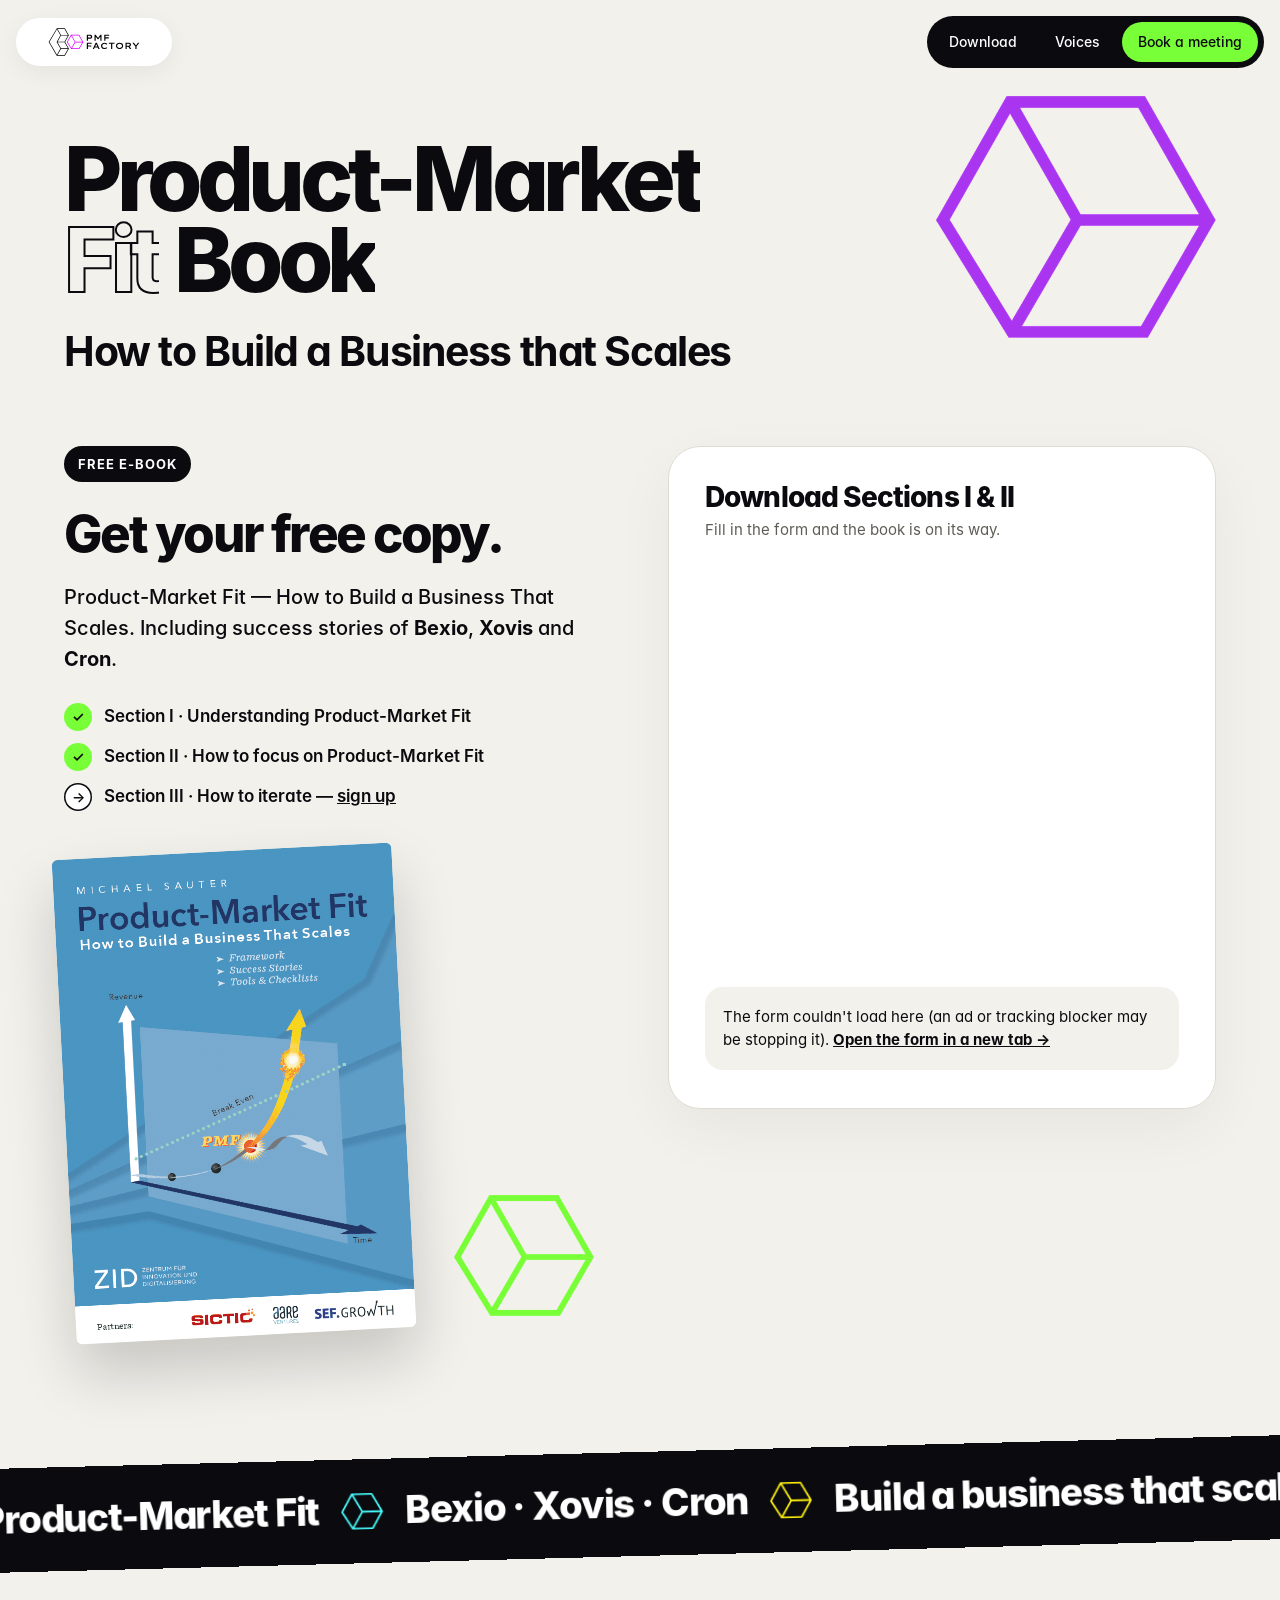
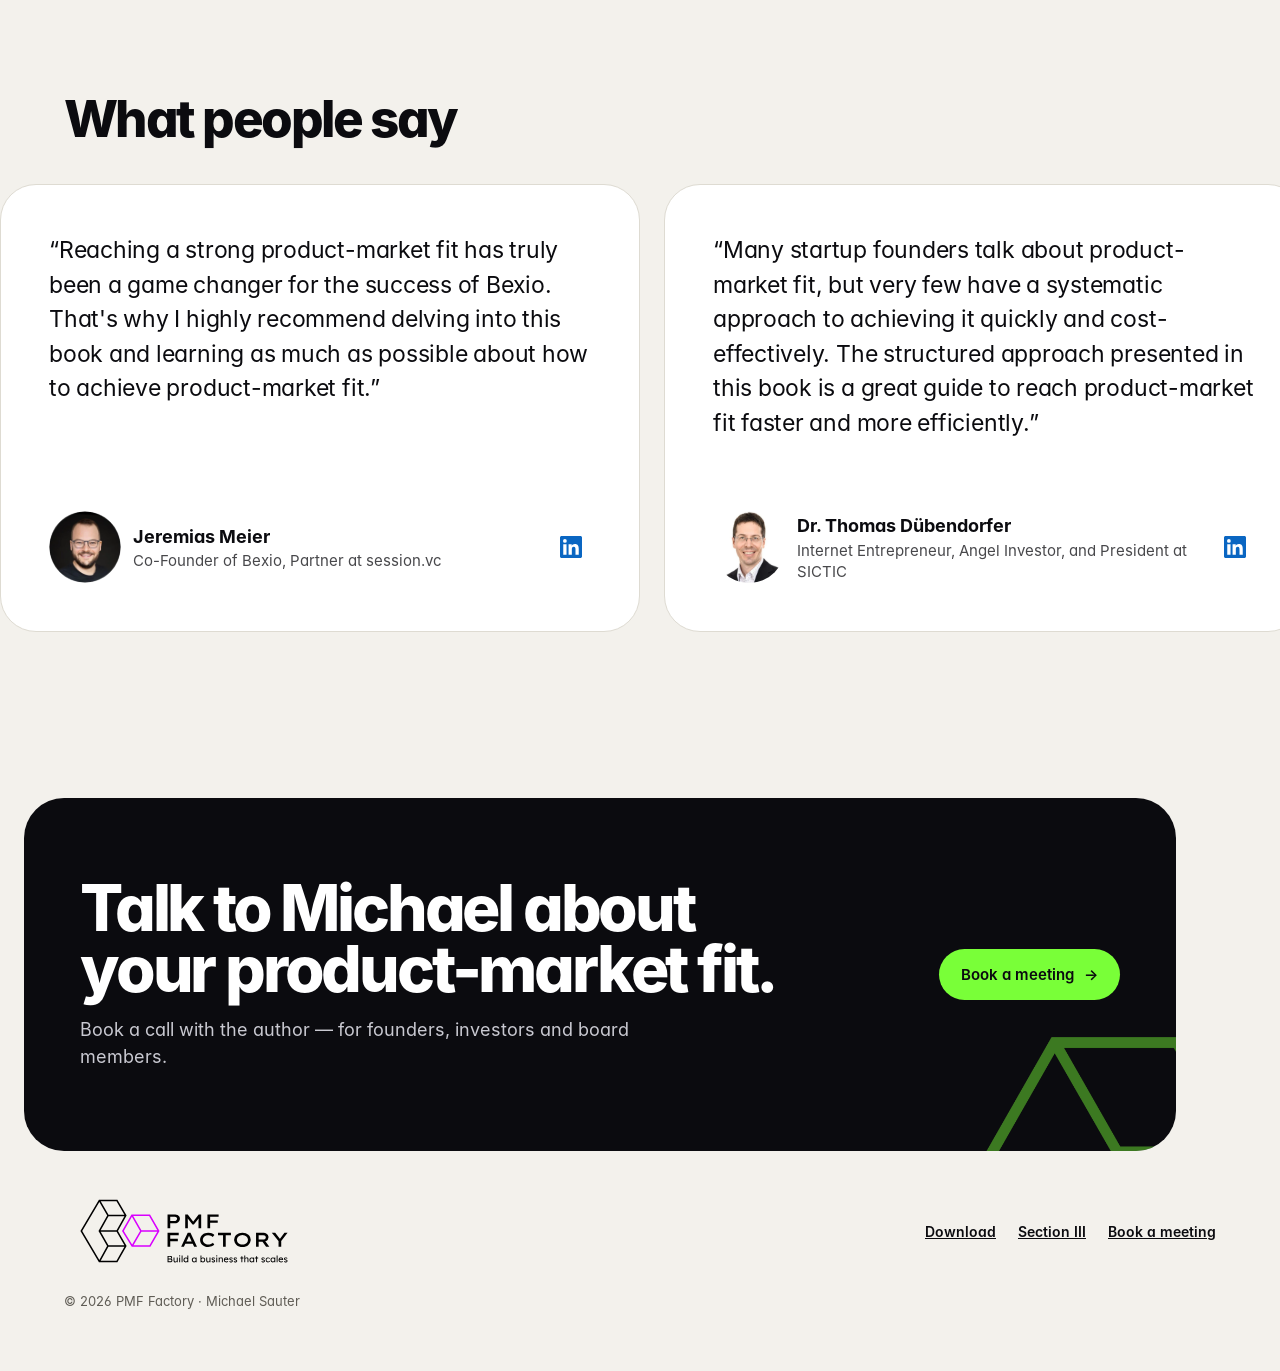
<file: index.html>
<!doctype html>
<html lang="en"><head><meta charset="utf-8"><meta name="viewport" content="width=device-width, initial-scale=1">
<script>if(location.hostname.indexOf('book.')===0){location.replace('https://pmf-factory.com/book.html'+location.search+location.hash);}</script>
<title>PMF Factory — Product-Market Fit Book</title>
<meta name="description" content="Product-Market Fit: How to Build a Business That Scales. Download Sections I & II of Michael Sauter's book for free — with success stories of Bexio, Xovis and Cron.">
<link rel="canonical" href="https://www.pmf-factory.ch/">
<meta property="og:type" content="website"><meta property="og:url" content="https://www.pmf-factory.ch/">
<meta property="og:title" content="PMF Factory — Product-Market Fit Book"><meta property="og:description" content="Product-Market Fit: How to Build a Business That Scales. Download Sections I & II of Michael Sauter's book for free — with success stories of Bexio, Xovis and Cron.">
<meta property="og:image" content="https://www.pmf-factory.ch/assets/images/image-3.png"><meta name="twitter:card" content="summary_large_image">
<link rel="icon" type="image/png" href="assets/brand/cube-pinkpurple.png">
<link rel="preload" href="assets/fonts/Inter/Inter-ExtraBold.woff" as="font" type="font/woff" crossorigin>
<link rel="stylesheet" href="assets/css/site.css">
<!-- HubSpot tracking code (analytics, cookie banner, links form submissions to visitors) -->
<script type="text/javascript" id="hs-script-loader" async defer src="https://js-eu1.hs-scripts.com/144176746.js"></script>
</head>
<body class="p8">
<a class="skip" href="#main">Skip to content</a>
<header class="nav"><a class="logo" href="index.html" aria-label="PMF Factory — home"><img src="assets/brand/pmf-logo.svg" alt="PMF Factory" width="120" height="28"></a>
<nav class="menu" aria-label="Main"><a href="#download">Download</a><a href="#voices">Voices</a><a class="hl" href="https://meetings-eu1.hubspot.com/michael-sauter?uuid=01936928-e975-4b52-94f2-f57a9d11f961" target="_blank" rel="noopener">Book a meeting</a></nav></header>
<main id="main">
<section class="hero wrap"><div class="spin" aria-hidden="true"><img class="cube" src="assets/brand/cube-purple.png" alt="" aria-hidden="true"></div>
<h1><span class="w"><span>Product-</span></span><span class="w"><span>Market</span></span><br><span class="w"><span class="out">Fit</span></span> <span class="w"><span>Book</span></span></h1>
<p class="hero-sub">How to Build a Business that Scales</p>
</section>
<section class="dl wrap" id="download"><div class="dl-grid">
<div class="reveal"><span class="eyebrow">Free e-book</span><h2>Get your free copy.</h2>
<p class="lead">Product-Market Fit — How to Build a Business That Scales. Including success stories of <strong>Bexio</strong>, <strong>Xovis</strong> and <strong>Cron</strong>.</p>
<ul class="checks"><li><i>✓</i>Section I · Understanding Product-Market Fit</li><li><i>✓</i>Section II · How to focus on Product-Market Fit</li><li class="soon"><i>→</i><span>Section III · How to iterate — <a href="book.html">sign up</a></span></li></ul>
<div class="bookwrap"><img class="cube" src="assets/brand/cube-green.png" alt="" aria-hidden="true"><img class="cover" src="assets/images/image-3.png" alt="Book cover: Product-Market Fit — How to Build a Business That Scales, by Michael Sauter" width="603" height="861"></div></div>
<div class="form-card"><h3>Download Sections I &amp; II</h3><p class="hint">Fill in the form and the book is on its way.</p>
<div id="form-download" class="hs-mount loading" data-hs-form="9abf2596-206e-4187-9456-93769614b74f" aria-live="polite"></div>
<p class="form-fallback" hidden>The form couldn't load here (an ad or tracking blocker may be stopping it). <a href="https://share-eu1.hsforms.com/1mr8lliBuQYeUVpN2lhS3Tw2du7hm" target="_blank" rel="noopener">Open the form in a new tab <span class="arr" aria-hidden="true">→</span></a></p>
<noscript><p class="form-fallback">JavaScript is off. <a href="https://share-eu1.hsforms.com/1mr8lliBuQYeUVpN2lhS3Tw2du7hm">Open the form here</a>.</p></noscript></div>
</div></section>
<div class="marquee" aria-hidden="true"><div class="track"><span>Product-Market Fit <img class="cube" src="assets/brand/cube-blue.png" alt="" aria-hidden="true"></span><span>Bexio · Xovis · Cron <img class="cube" src="assets/brand/cube-yellow.png" alt="" aria-hidden="true"></span><span>Build a business that scales <img class="cube" src="assets/brand/cube-green.png" alt="" aria-hidden="true"></span><span>Product-Market Fit <img class="cube" src="assets/brand/cube-purple.png" alt="" aria-hidden="true"></span><span>Bexio · Xovis · Cron <img class="cube" src="assets/brand/cube-pinkpurple.png" alt="" aria-hidden="true"></span><span>Build a business that scales <img class="cube" src="assets/brand/cube-blue.png" alt="" aria-hidden="true"></span><span>Product-Market Fit <img class="cube" src="assets/brand/cube-blue.png" alt="" aria-hidden="true"></span><span>Bexio · Xovis · Cron <img class="cube" src="assets/brand/cube-yellow.png" alt="" aria-hidden="true"></span><span>Build a business that scales <img class="cube" src="assets/brand/cube-green.png" alt="" aria-hidden="true"></span><span>Product-Market Fit <img class="cube" src="assets/brand/cube-purple.png" alt="" aria-hidden="true"></span><span>Bexio · Xovis · Cron <img class="cube" src="assets/brand/cube-pinkpurple.png" alt="" aria-hidden="true"></span><span>Build a business that scales <img class="cube" src="assets/brand/cube-blue.png" alt="" aria-hidden="true"></span></div></div>
<section class="voices" id="voices"><div class="wrap"><h2 class="reveal">What people say</h2></div>
<div class="belt"><figure class="t t0" ><blockquote>“Reaching a strong product-market fit has truly been a game changer for the success of Bexio. That's why I highly recommend delving into this book and learning as much as possible about how to achieve product-market fit.”</blockquote>
<figcaption><img src="assets/images/Jeremias.webp" alt="Jeremias Meier" width="44" height="44"><span><strong>Jeremias Meier</strong><small>Co-Founder of Bexio, Partner at session.vc</small></span><a class="li" href="https://www.linkedin.com/in/jeremias-meier/" target="_blank" rel="noopener" aria-label="Jeremias Meier on LinkedIn"><svg viewBox="0 0 24 24" width="22" height="22" aria-hidden="true"><path fill="currentColor" d="M20.45 20.45h-3.55v-5.57c0-1.33-.03-3.04-1.85-3.04-1.85 0-2.14 1.45-2.14 2.94v5.67H9.35V9h3.41v1.56h.05c.48-.9 1.64-1.85 3.37-1.85 3.6 0 4.27 2.37 4.27 5.46v6.28zM5.34 7.43a2.06 2.06 0 1 1 0-4.12 2.06 2.06 0 0 1 0 4.12zM7.12 20.45H3.56V9h3.56v11.45zM22.22 0H1.77C.79 0 0 .77 0 1.73v20.54C0 23.23.79 24 1.77 24h20.45c.98 0 1.78-.77 1.78-1.73V1.73C24 .77 23.2 0 22.22 0z"/></svg></a></figcaption></figure><figure class="t t1" ><blockquote>“Many startup founders talk about product-market fit, but very few have a systematic approach to achieving it quickly and cost-effectively. The structured approach presented in this book is a great guide to reach product-market fit faster and more efficiently.”</blockquote>
<figcaption><img src="assets/images/thomas-duebendorfer.webp" alt="Dr. Thomas Dübendorfer" width="44" height="44"><span><strong>Dr. Thomas Dübendorfer</strong><small>Internet Entrepreneur, Angel Investor, and President at SICTIC</small></span><a class="li" href="https://www.linkedin.com/in/duebendorfer/" target="_blank" rel="noopener" aria-label="Dr. Thomas Dübendorfer on LinkedIn"><svg viewBox="0 0 24 24" width="22" height="22" aria-hidden="true"><path fill="currentColor" d="M20.45 20.45h-3.55v-5.57c0-1.33-.03-3.04-1.85-3.04-1.85 0-2.14 1.45-2.14 2.94v5.67H9.35V9h3.41v1.56h.05c.48-.9 1.64-1.85 3.37-1.85 3.6 0 4.27 2.37 4.27 5.46v6.28zM5.34 7.43a2.06 2.06 0 1 1 0-4.12 2.06 2.06 0 0 1 0 4.12zM7.12 20.45H3.56V9h3.56v11.45zM22.22 0H1.77C.79 0 0 .77 0 1.73v20.54C0 23.23.79 24 1.77 24h20.45c.98 0 1.78-.77 1.78-1.73V1.73C24 .77 23.2 0 22.22 0z"/></svg></a></figcaption></figure><figure class="t t2" ><blockquote>“This book has what it takes to become a standard work in the startup environment. It deals with a startup's fundamental question: How can I grow successfully? This book answers that question in a credible way.”</blockquote>
<figcaption><img src="assets/images/thierry-kneissler.webp" alt="Thierry Kneissler" width="44" height="44"><span><strong>Thierry Kneissler</strong><small>Co-Founder Twint, Board Member of various startups</small></span><a class="li" href="https://www.linkedin.com/in/thierrykneissler/" target="_blank" rel="noopener" aria-label="Thierry Kneissler on LinkedIn"><svg viewBox="0 0 24 24" width="22" height="22" aria-hidden="true"><path fill="currentColor" d="M20.45 20.45h-3.55v-5.57c0-1.33-.03-3.04-1.85-3.04-1.85 0-2.14 1.45-2.14 2.94v5.67H9.35V9h3.41v1.56h.05c.48-.9 1.64-1.85 3.37-1.85 3.6 0 4.27 2.37 4.27 5.46v6.28zM5.34 7.43a2.06 2.06 0 1 1 0-4.12 2.06 2.06 0 0 1 0 4.12zM7.12 20.45H3.56V9h3.56v11.45zM22.22 0H1.77C.79 0 0 .77 0 1.73v20.54C0 23.23.79 24 1.77 24h20.45c.98 0 1.78-.77 1.78-1.73V1.73C24 .77 23.2 0 22.22 0z"/></svg></a></figcaption></figure><figure class="t t3" ><blockquote>“This handbook is a powerful read for investors to secure a well-use of provided funds and enhances the chance of a positive return. It is in the interest of investors to avoid premature scaling. Therefore, the importance of a strong product-market fit before scaling cannot be underemphasized.”</blockquote>
<figcaption><img src="assets/images/ruediger-petrikowski.webp" alt="Rüdiger Petrikowski" width="44" height="44"><span><strong>Rüdiger Petrikowski</strong><small>Vice President at ZID KMU Capital, Regional Director Berne at SICTIC</small></span><a class="li" href="https://www.linkedin.com/in/ruedigerpetrikowski/" target="_blank" rel="noopener" aria-label="Rüdiger Petrikowski on LinkedIn"><svg viewBox="0 0 24 24" width="22" height="22" aria-hidden="true"><path fill="currentColor" d="M20.45 20.45h-3.55v-5.57c0-1.33-.03-3.04-1.85-3.04-1.85 0-2.14 1.45-2.14 2.94v5.67H9.35V9h3.41v1.56h.05c.48-.9 1.64-1.85 3.37-1.85 3.6 0 4.27 2.37 4.27 5.46v6.28zM5.34 7.43a2.06 2.06 0 1 1 0-4.12 2.06 2.06 0 0 1 0 4.12zM7.12 20.45H3.56V9h3.56v11.45zM22.22 0H1.77C.79 0 0 .77 0 1.73v20.54C0 23.23.79 24 1.77 24h20.45c.98 0 1.78-.77 1.78-1.73V1.73C24 .77 23.2 0 22.22 0z"/></svg></a></figcaption></figure><figure class="t t4" ><blockquote>“This book is an easy read, packed with relevant facts, clear use cases and quotes that hit the mark. Written from a start-up perspective with personal experience, it's a practical guide that motivates and reminds entrepreneurs of the challenges they may face, including the pitfalls of rapid growth.”</blockquote>
<figcaption><img src="assets/images/kathrin-wolff-schmandt.webp" alt="Kathrin Wolff Schmandt" width="44" height="44"><span><strong>Kathrin Wolff Schmandt</strong><small>Board Member/Strategic Growth Specialist / Innovation Accelerator</small></span><a class="li" href="https://www.linkedin.com/in/kathrin-wolff-schmandt-853b3318/" target="_blank" rel="noopener" aria-label="Kathrin Wolff Schmandt on LinkedIn"><svg viewBox="0 0 24 24" width="22" height="22" aria-hidden="true"><path fill="currentColor" d="M20.45 20.45h-3.55v-5.57c0-1.33-.03-3.04-1.85-3.04-1.85 0-2.14 1.45-2.14 2.94v5.67H9.35V9h3.41v1.56h.05c.48-.9 1.64-1.85 3.37-1.85 3.6 0 4.27 2.37 4.27 5.46v6.28zM5.34 7.43a2.06 2.06 0 1 1 0-4.12 2.06 2.06 0 0 1 0 4.12zM7.12 20.45H3.56V9h3.56v11.45zM22.22 0H1.77C.79 0 0 .77 0 1.73v20.54C0 23.23.79 24 1.77 24h20.45c.98 0 1.78-.77 1.78-1.73V1.73C24 .77 23.2 0 22.22 0z"/></svg></a></figcaption></figure><figure class="t t0" aria-hidden="true"><blockquote>“Reaching a strong product-market fit has truly been a game changer for the success of Bexio. That's why I highly recommend delving into this book and learning as much as possible about how to achieve product-market fit.”</blockquote>
<figcaption><img src="assets/images/Jeremias.webp" alt="Jeremias Meier" width="44" height="44"><span><strong>Jeremias Meier</strong><small>Co-Founder of Bexio, Partner at session.vc</small></span><a class="li" href="https://www.linkedin.com/in/jeremias-meier/" target="_blank" rel="noopener" aria-label="Jeremias Meier on LinkedIn" tabindex="-1"><svg viewBox="0 0 24 24" width="22" height="22" aria-hidden="true"><path fill="currentColor" d="M20.45 20.45h-3.55v-5.57c0-1.33-.03-3.04-1.85-3.04-1.85 0-2.14 1.45-2.14 2.94v5.67H9.35V9h3.41v1.56h.05c.48-.9 1.64-1.85 3.37-1.85 3.6 0 4.27 2.37 4.27 5.46v6.28zM5.34 7.43a2.06 2.06 0 1 1 0-4.12 2.06 2.06 0 0 1 0 4.12zM7.12 20.45H3.56V9h3.56v11.45zM22.22 0H1.77C.79 0 0 .77 0 1.73v20.54C0 23.23.79 24 1.77 24h20.45c.98 0 1.78-.77 1.78-1.73V1.73C24 .77 23.2 0 22.22 0z"/></svg></a></figcaption></figure><figure class="t t1" aria-hidden="true"><blockquote>“Many startup founders talk about product-market fit, but very few have a systematic approach to achieving it quickly and cost-effectively. The structured approach presented in this book is a great guide to reach product-market fit faster and more efficiently.”</blockquote>
<figcaption><img src="assets/images/thomas-duebendorfer.webp" alt="Dr. Thomas Dübendorfer" width="44" height="44"><span><strong>Dr. Thomas Dübendorfer</strong><small>Internet Entrepreneur, Angel Investor, and President at SICTIC</small></span><a class="li" href="https://www.linkedin.com/in/duebendorfer/" target="_blank" rel="noopener" aria-label="Dr. Thomas Dübendorfer on LinkedIn" tabindex="-1"><svg viewBox="0 0 24 24" width="22" height="22" aria-hidden="true"><path fill="currentColor" d="M20.45 20.45h-3.55v-5.57c0-1.33-.03-3.04-1.85-3.04-1.85 0-2.14 1.45-2.14 2.94v5.67H9.35V9h3.41v1.56h.05c.48-.9 1.64-1.85 3.37-1.85 3.6 0 4.27 2.37 4.27 5.46v6.28zM5.34 7.43a2.06 2.06 0 1 1 0-4.12 2.06 2.06 0 0 1 0 4.12zM7.12 20.45H3.56V9h3.56v11.45zM22.22 0H1.77C.79 0 0 .77 0 1.73v20.54C0 23.23.79 24 1.77 24h20.45c.98 0 1.78-.77 1.78-1.73V1.73C24 .77 23.2 0 22.22 0z"/></svg></a></figcaption></figure><figure class="t t2" aria-hidden="true"><blockquote>“This book has what it takes to become a standard work in the startup environment. It deals with a startup's fundamental question: How can I grow successfully? This book answers that question in a credible way.”</blockquote>
<figcaption><img src="assets/images/thierry-kneissler.webp" alt="Thierry Kneissler" width="44" height="44"><span><strong>Thierry Kneissler</strong><small>Co-Founder Twint, Board Member of various startups</small></span><a class="li" href="https://www.linkedin.com/in/thierrykneissler/" target="_blank" rel="noopener" aria-label="Thierry Kneissler on LinkedIn" tabindex="-1"><svg viewBox="0 0 24 24" width="22" height="22" aria-hidden="true"><path fill="currentColor" d="M20.45 20.45h-3.55v-5.57c0-1.33-.03-3.04-1.85-3.04-1.85 0-2.14 1.45-2.14 2.94v5.67H9.35V9h3.41v1.56h.05c.48-.9 1.64-1.85 3.37-1.85 3.6 0 4.27 2.37 4.27 5.46v6.28zM5.34 7.43a2.06 2.06 0 1 1 0-4.12 2.06 2.06 0 0 1 0 4.12zM7.12 20.45H3.56V9h3.56v11.45zM22.22 0H1.77C.79 0 0 .77 0 1.73v20.54C0 23.23.79 24 1.77 24h20.45c.98 0 1.78-.77 1.78-1.73V1.73C24 .77 23.2 0 22.22 0z"/></svg></a></figcaption></figure><figure class="t t3" aria-hidden="true"><blockquote>“This handbook is a powerful read for investors to secure a well-use of provided funds and enhances the chance of a positive return. It is in the interest of investors to avoid premature scaling. Therefore, the importance of a strong product-market fit before scaling cannot be underemphasized.”</blockquote>
<figcaption><img src="assets/images/ruediger-petrikowski.webp" alt="Rüdiger Petrikowski" width="44" height="44"><span><strong>Rüdiger Petrikowski</strong><small>Vice President at ZID KMU Capital, Regional Director Berne at SICTIC</small></span><a class="li" href="https://www.linkedin.com/in/ruedigerpetrikowski/" target="_blank" rel="noopener" aria-label="Rüdiger Petrikowski on LinkedIn" tabindex="-1"><svg viewBox="0 0 24 24" width="22" height="22" aria-hidden="true"><path fill="currentColor" d="M20.45 20.45h-3.55v-5.57c0-1.33-.03-3.04-1.85-3.04-1.85 0-2.14 1.45-2.14 2.94v5.67H9.35V9h3.41v1.56h.05c.48-.9 1.64-1.85 3.37-1.85 3.6 0 4.27 2.37 4.27 5.46v6.28zM5.34 7.43a2.06 2.06 0 1 1 0-4.12 2.06 2.06 0 0 1 0 4.12zM7.12 20.45H3.56V9h3.56v11.45zM22.22 0H1.77C.79 0 0 .77 0 1.73v20.54C0 23.23.79 24 1.77 24h20.45c.98 0 1.78-.77 1.78-1.73V1.73C24 .77 23.2 0 22.22 0z"/></svg></a></figcaption></figure><figure class="t t4" aria-hidden="true"><blockquote>“This book is an easy read, packed with relevant facts, clear use cases and quotes that hit the mark. Written from a start-up perspective with personal experience, it's a practical guide that motivates and reminds entrepreneurs of the challenges they may face, including the pitfalls of rapid growth.”</blockquote>
<figcaption><img src="assets/images/kathrin-wolff-schmandt.webp" alt="Kathrin Wolff Schmandt" width="44" height="44"><span><strong>Kathrin Wolff Schmandt</strong><small>Board Member/Strategic Growth Specialist / Innovation Accelerator</small></span><a class="li" href="https://www.linkedin.com/in/kathrin-wolff-schmandt-853b3318/" target="_blank" rel="noopener" aria-label="Kathrin Wolff Schmandt on LinkedIn" tabindex="-1"><svg viewBox="0 0 24 24" width="22" height="22" aria-hidden="true"><path fill="currentColor" d="M20.45 20.45h-3.55v-5.57c0-1.33-.03-3.04-1.85-3.04-1.85 0-2.14 1.45-2.14 2.94v5.67H9.35V9h3.41v1.56h.05c.48-.9 1.64-1.85 3.37-1.85 3.6 0 4.27 2.37 4.27 5.46v6.28zM5.34 7.43a2.06 2.06 0 1 1 0-4.12 2.06 2.06 0 0 1 0 4.12zM7.12 20.45H3.56V9h3.56v11.45zM22.22 0H1.77C.79 0 0 .77 0 1.73v20.54C0 23.23.79 24 1.77 24h20.45c.98 0 1.78-.77 1.78-1.73V1.73C24 .77 23.2 0 22.22 0z"/></svg></a></figcaption></figure></div></section>
<div class="wrap meet"><section class="cta reveal"><div><h2>Talk to Michael about your product-market fit.</h2><p>Book a call with the author — for founders, investors and board members.</p></div><a class="btn btn-lime" href="https://meetings-eu1.hubspot.com/michael-sauter?uuid=01936928-e975-4b52-94f2-f57a9d11f961" target="_blank" rel="noopener">Book a meeting <span class="arr" aria-hidden="true">→</span></a><img class="cube" src="assets/brand/cube-green.png" alt="" aria-hidden="true"></section></div>
</main>
<footer class="foot"><div class="wrap foot-in"><img src="assets/brand/pmf-logo-slogan.svg" alt="PMF Factory — Build a business that scales" width="240" height="64">
<nav aria-label="Footer"><a href="index.html#download">Download</a><a href="book.html">Section III</a><a href="https://meetings-eu1.hubspot.com/michael-sauter?uuid=01936928-e975-4b52-94f2-f57a9d11f961" target="_blank" rel="noopener">Book a meeting</a></nav>
<p class="fine">© 2026 PMF Factory · Michael Sauter</p></div></footer>
<script src="assets/js/site.js" defer></script>
</body></html>
</file>
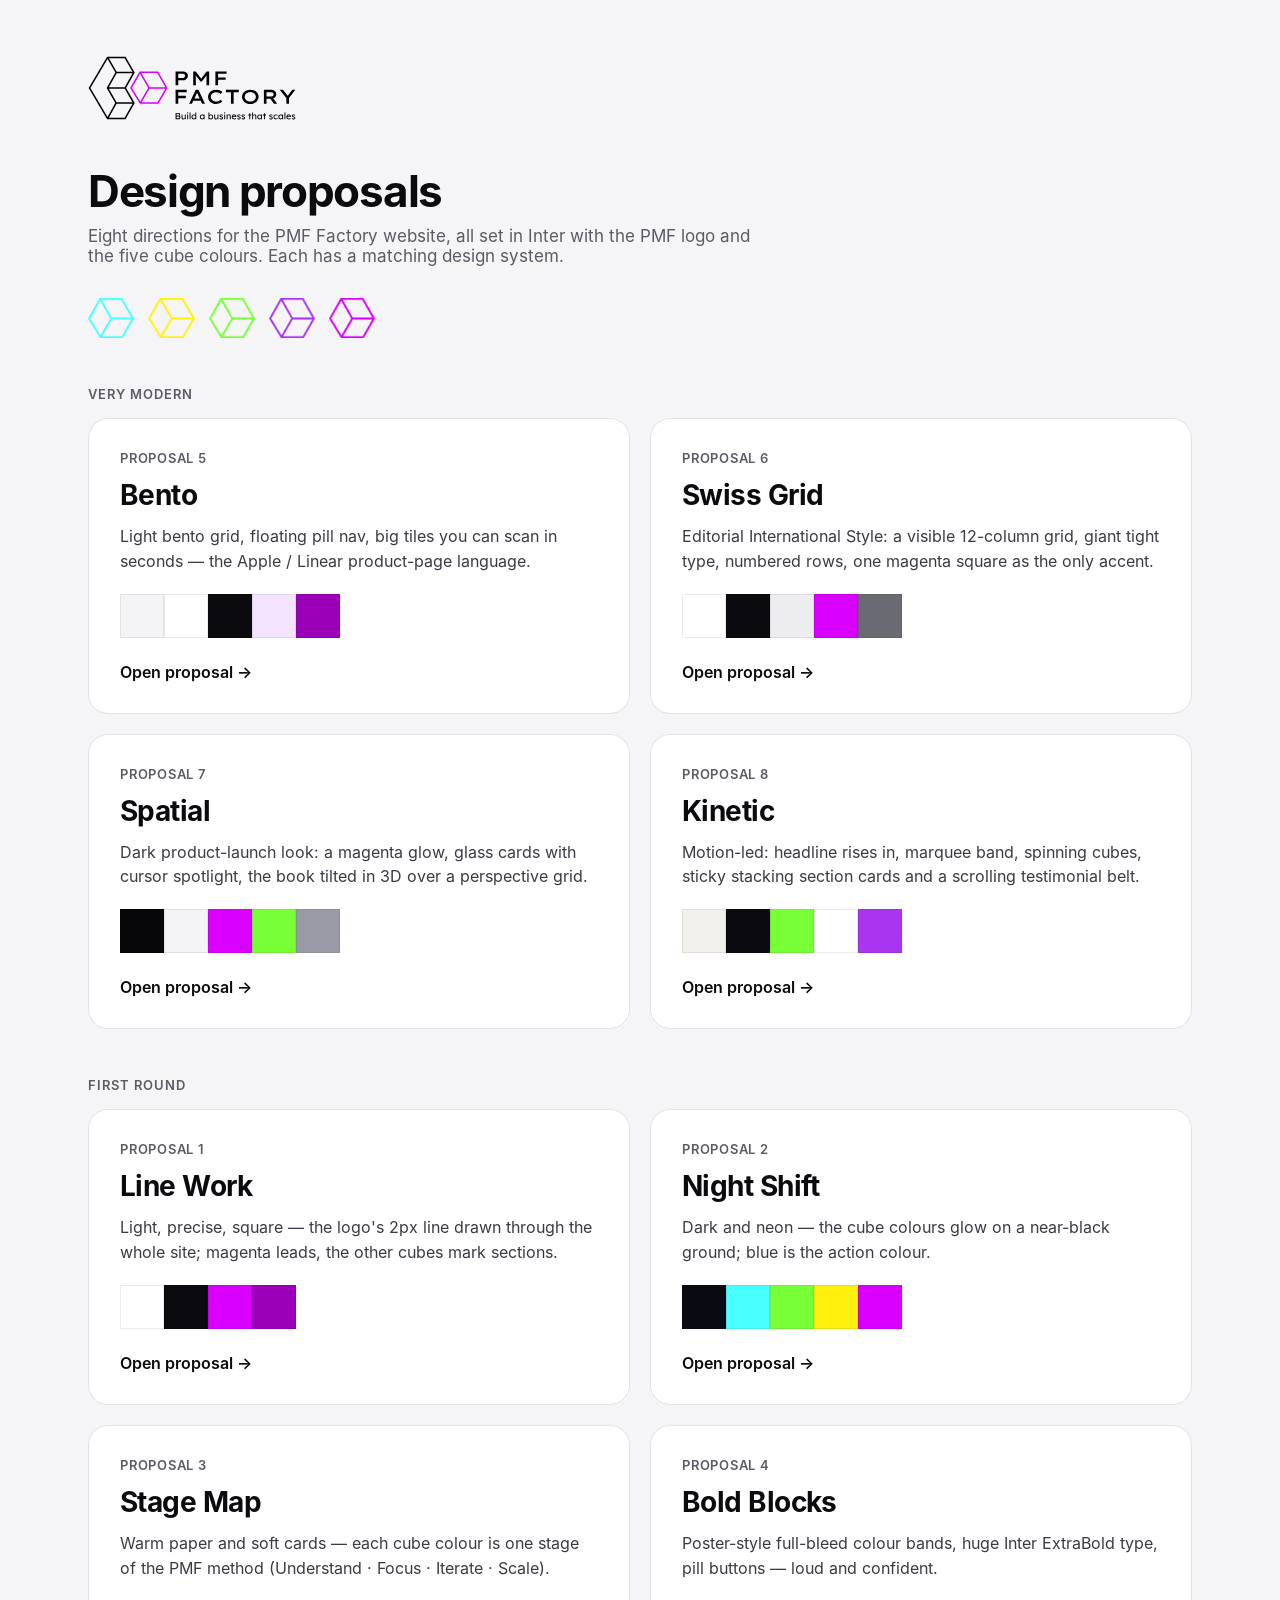
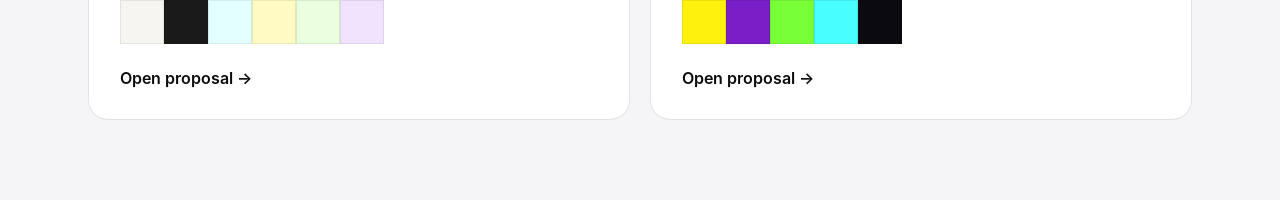
<file: proposals/index.html>
<!doctype html><html lang="en"><head><meta charset="utf-8"><meta name="viewport" content="width=device-width, initial-scale=1">
<title>PMF Factory — Design proposals</title><link rel="icon" href="../assets/brand/cube-pinkpurple.png">
<style>@font-face{font-family:"Inter";font-weight:400;font-style:normal;font-display:swap;src:url("../assets/fonts/Inter/Inter-Regular.woff") format("woff")}
@font-face{font-family:"Inter";font-weight:500;font-style:normal;font-display:swap;src:url("../assets/fonts/Inter/Inter-Medium.woff") format("woff")}
@font-face{font-family:"Inter";font-weight:600;font-style:normal;font-display:swap;src:url("../assets/fonts/Inter/Inter-SemiBold.woff") format("woff")}
@font-face{font-family:"Inter";font-weight:700;font-style:normal;font-display:swap;src:url("../assets/fonts/Inter/Inter-Bold.woff") format("woff")}
@font-face{font-family:"Inter";font-weight:800;font-style:normal;font-display:swap;src:url("../assets/fonts/Inter/Inter-ExtraBold.woff") format("woff")}
*{box-sizing:border-box}body{margin:0;font-family:"Inter",system-ui,sans-serif;background:#F5F5F7;color:#0B0B0F}
.wrap{max-width:1160px;margin:0 auto;padding:56px 28px 80px}
header img{height:64px}h1{font-size:44px;letter-spacing:-.03em;margin:40px 0 8px}header p{color:#5B5B66;font-size:17px;margin:0 0 32px;max-width:680px}
.cubes{display:flex;gap:14px;margin-bottom:40px}.cubes img{height:40px}
h2{font-size:13px;font-weight:600;letter-spacing:.08em;text-transform:uppercase;color:#5B5B66;margin:48px 0 16px}
.grid{display:grid;grid-template-columns:repeat(2,1fr);gap:20px}
.card{background:#fff;border-radius:20px;padding:32px;text-decoration:none;color:inherit;box-shadow:inset 0 0 0 1px #E2E2E8;display:flex;flex-direction:column;gap:12px;transition:box-shadow .15s}
.card:hover{box-shadow:inset 0 0 0 2px #0B0B0F}.card:focus-visible{outline:3px solid #9B00B8;outline-offset:3px}
.n{font-size:13px;font-weight:600;letter-spacing:.06em;text-transform:uppercase;color:#5B5B66}h3{margin:0;font-size:28px;letter-spacing:-.02em}.card p{margin:0;color:#3A3A44;line-height:1.55}
.sw{display:flex;margin-top:8px}.sw i{width:44px;height:44px;box-shadow:inset 0 0 0 1px rgba(0,0,0,.08)}
.go{font-weight:600;margin-top:auto;padding-top:12px}
@media (max-width:760px){.grid{grid-template-columns:1fr}}</style></head>
<body><div class="wrap"><header><img src="../assets/brand/pmf-logo-slogan.svg" alt="PMF Factory — Build a business that scales">
<h1>Design proposals</h1><p>Eight directions for the PMF Factory website, all set in Inter with the PMF logo and the five cube colours. Each has a matching design system.</p>
<div class="cubes"><img class="cube" src="../assets/brand/cube-blue.png" alt="" aria-hidden="true"><img class="cube" src="../assets/brand/cube-yellow.png" alt="" aria-hidden="true"><img class="cube" src="../assets/brand/cube-green.png" alt="" aria-hidden="true"><img class="cube" src="../assets/brand/cube-purple.png" alt="" aria-hidden="true"><img class="cube" src="../assets/brand/cube-pinkpurple.png" alt="" aria-hidden="true"></div></header>
<h2>Very modern</h2><div class="grid"><a class="card" href="proposal-5-bento.html"><span class="n">Proposal 5</span><h3>Bento</h3><p>Light bento grid, floating pill nav, big tiles you can scan in seconds — the Apple / Linear product-page language.</p>
<div class="sw"><i style="background:#F4F4F6"></i><i style="background:#FFFFFF"></i><i style="background:#0B0B0F"></i><i style="background:#F3E3FF"></i><i style="background:#9B00B8"></i></div><span class="go">Open proposal →</span></a><a class="card" href="proposal-6-swiss-grid.html"><span class="n">Proposal 6</span><h3>Swiss Grid</h3><p>Editorial International Style: a visible 12-column grid, giant tight type, numbered rows, one magenta square as the only accent.</p>
<div class="sw"><i style="background:#FFFFFF"></i><i style="background:#0B0B0F"></i><i style="background:#EDEDF0"></i><i style="background:#D900FF"></i><i style="background:#6A6A72"></i></div><span class="go">Open proposal →</span></a><a class="card" href="proposal-7-spatial.html"><span class="n">Proposal 7</span><h3>Spatial</h3><p>Dark product-launch look: a magenta glow, glass cards with cursor spotlight, the book tilted in 3D over a perspective grid.</p>
<div class="sw"><i style="background:#07070A"></i><i style="background:#F4F4F6"></i><i style="background:#D900FF"></i><i style="background:#79FF38"></i><i style="background:#9A9AA6"></i></div><span class="go">Open proposal →</span></a><a class="card" href="proposal-8-kinetic.html"><span class="n">Proposal 8</span><h3>Kinetic</h3><p>Motion-led: headline rises in, marquee band, spinning cubes, sticky stacking section cards and a scrolling testimonial belt.</p>
<div class="sw"><i style="background:#F3F1EC"></i><i style="background:#0B0B0F"></i><i style="background:#79FF38"></i><i style="background:#FFFFFF"></i><i style="background:#AA35F1"></i></div><span class="go">Open proposal →</span></a></div>
<h2>First round</h2><div class="grid"><a class="card" href="proposal-1-line-work.html"><span class="n">Proposal 1</span><h3>Line Work</h3><p>Light, precise, square — the logo's 2px line drawn through the whole site; magenta leads, the other cubes mark sections.</p>
<div class="sw"><i style="background:#FFFFFF"></i><i style="background:#0B0B0F"></i><i style="background:#D900FF"></i><i style="background:#9B00B8"></i></div><span class="go">Open proposal →</span></a><a class="card" href="proposal-2-night-shift.html"><span class="n">Proposal 2</span><h3>Night Shift</h3><p>Dark and neon — the cube colours glow on a near-black ground; blue is the action colour.</p>
<div class="sw"><i style="background:#0A0A12"></i><i style="background:#48FEFF"></i><i style="background:#79FF38"></i><i style="background:#FFF10E"></i><i style="background:#D900FF"></i></div><span class="go">Open proposal →</span></a><a class="card" href="proposal-3-stage-map.html"><span class="n">Proposal 3</span><h3>Stage Map</h3><p>Warm paper and soft cards — each cube colour is one stage of the PMF method (Understand · Focus · Iterate · Scale).</p>
<div class="sw"><i style="background:#F7F5F0"></i><i style="background:#1A1A1A"></i><i style="background:#E3FFFF"></i><i style="background:#FFFBC2"></i><i style="background:#E9FFDD"></i><i style="background:#F1E3FD"></i></div><span class="go">Open proposal →</span></a><a class="card" href="proposal-4-bold-blocks.html"><span class="n">Proposal 4</span><h3>Bold Blocks</h3><p>Poster-style full-bleed colour bands, huge Inter ExtraBold type, pill buttons — loud and confident.</p>
<div class="sw"><i style="background:#FFF10E"></i><i style="background:#7A1FC7"></i><i style="background:#79FF38"></i><i style="background:#48FEFF"></i><i style="background:#0B0B0F"></i></div><span class="go">Open proposal →</span></a></div>
</div></body></html>
</file>
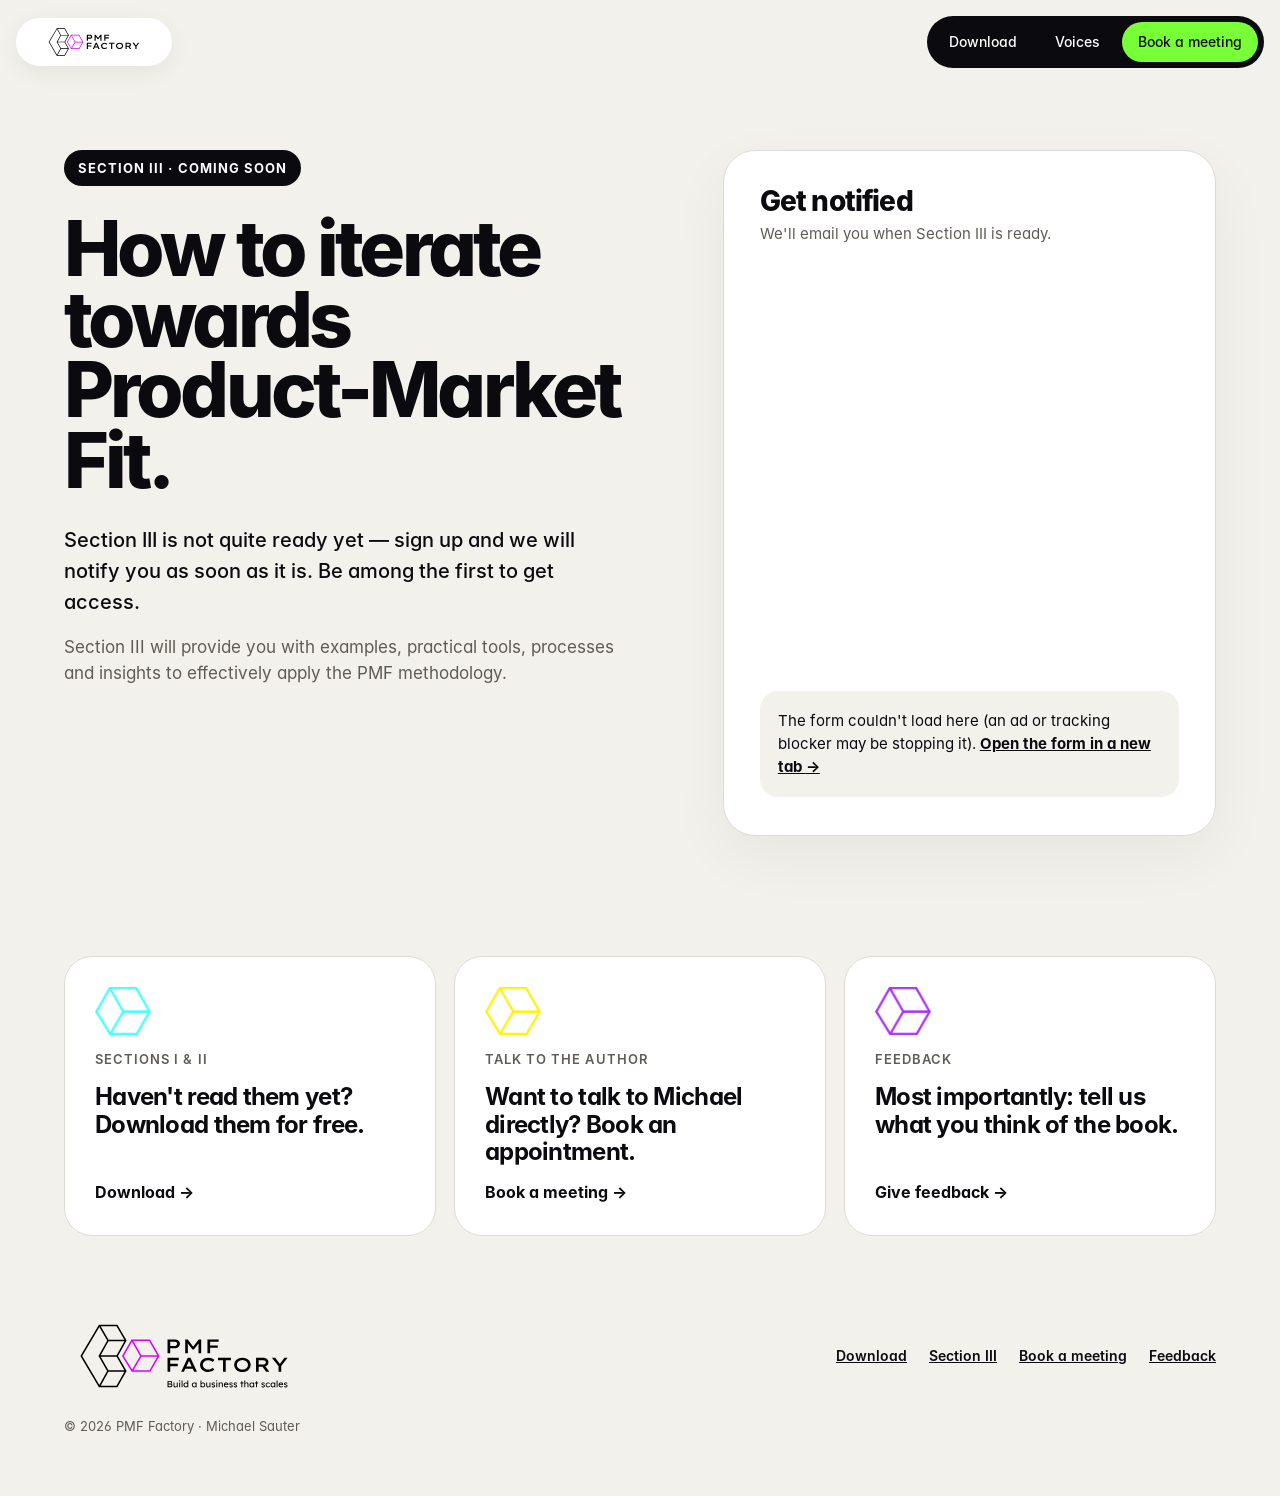
<file: book.html>
<!doctype html>
<html lang="en"><head><meta charset="utf-8"><meta name="viewport" content="width=device-width, initial-scale=1">
<title>Section III — Product-Market Fit Book | PMF Factory</title>
<meta name="description" content="Sign up for Section III of the Product-Market Fit book: how to iterate towards Product-Market Fit — examples, practical tools, processes and insights.">
<link rel="canonical" href="https://www.pmf-factory.ch/book.html">
<meta property="og:type" content="website"><meta property="og:url" content="https://www.pmf-factory.ch/book.html">
<meta property="og:title" content="Section III — Product-Market Fit Book | PMF Factory"><meta property="og:description" content="Sign up for Section III of the Product-Market Fit book: how to iterate towards Product-Market Fit — examples, practical tools, processes and insights.">
<meta property="og:image" content="https://www.pmf-factory.ch/assets/images/image-3.png"><meta name="twitter:card" content="summary_large_image">
<link rel="icon" type="image/png" href="assets/brand/cube-pinkpurple.png">
<link rel="preload" href="assets/fonts/Inter/Inter-ExtraBold.woff" as="font" type="font/woff" crossorigin>
<link rel="stylesheet" href="assets/css/site.css">
<!-- HubSpot tracking code (analytics, cookie banner, links form submissions to visitors) -->
<script type="text/javascript" id="hs-script-loader" async defer src="https://js-eu1.hs-scripts.com/144176746.js"></script>
</head>
<body class="p8">
<a class="skip" href="#main">Skip to content</a>
<header class="nav"><a class="logo" href="index.html" aria-label="PMF Factory — home"><img src="assets/brand/pmf-logo.svg" alt="PMF Factory" width="120" height="28"></a>
<nav class="menu" aria-label="Main"><a href="index.html#download">Download</a><a href="index.html#voices">Voices</a><a class="hl" href="https://meetings-eu1.hubspot.com/michael-sauter?uuid=01936928-e975-4b52-94f2-f57a9d11f961" target="_blank" rel="noopener">Book a meeting</a></nav></header>
<main id="main">
<section class="page-hero wrap"><div class="grid">
<div><span class="eyebrow">Section III · Coming soon</span><h1>How to iterate towards Product-Market Fit.</h1>
<p class="lead">Section III is not quite ready yet — sign up and we will notify you as soon as it is. Be among the first to get access.</p>
<p class="lead">Section III will provide you with examples, practical tools, processes and insights to effectively apply the PMF methodology.</p></div>
<div class="form-card"><h3>Get notified</h3><p class="hint">We'll email you when Section III is ready.</p>
<div id="form-section3" class="hs-mount loading" data-hs-form="45c2c686-0173-405f-a14d-a0cec1ed6119" aria-live="polite"></div>
<p class="form-fallback" hidden>The form couldn't load here (an ad or tracking blocker may be stopping it). <a href="https://share-eu1.hsforms.com/1RcLGhgFzQF-hTaDOwe1hGQ2du7hm" target="_blank" rel="noopener">Open the form in a new tab <span class="arr" aria-hidden="true">→</span></a></p>
<noscript><p class="form-fallback">JavaScript is off. <a href="https://share-eu1.hsforms.com/1RcLGhgFzQF-hTaDOwe1hGQ2du7hm">Open the form here</a>.</p></noscript></div>
</div></section>
<section class="wrap links3">
<a class="lcard reveal" href="index.html#download"><img class="cube" src="assets/brand/cube-blue.png" alt="" aria-hidden="true"><small>Sections I &amp; II</small><b>Haven't read them yet? Download them for free.</b><span class="go">Download <span class="arr" aria-hidden="true">→</span></span></a>
<a class="lcard reveal" href="https://meetings-eu1.hubspot.com/michael-sauter/book" target="_blank" rel="noopener"><img class="cube" src="assets/brand/cube-yellow.png" alt="" aria-hidden="true"><small>Talk to the author</small><b>Want to talk to Michael directly? Book an appointment.</b><span class="go">Book a meeting <span class="arr" aria-hidden="true">→</span></span></a>
<a class="lcard reveal" href="https://join-hypt.com/michael-sauter-feedback" target="_blank" rel="noopener"><img class="cube" src="assets/brand/cube-purple.png" alt="" aria-hidden="true"><small>Feedback</small><b>Most importantly: tell us what you think of the book.</b><span class="go">Give feedback <span class="arr" aria-hidden="true">→</span></span></a>
</section>
</main>
<footer class="foot"><div class="wrap foot-in"><img src="assets/brand/pmf-logo-slogan.svg" alt="PMF Factory — Build a business that scales" width="240" height="64">
<nav aria-label="Footer"><a href="index.html#download">Download</a><a href="book.html">Section III</a><a href="https://meetings-eu1.hubspot.com/michael-sauter?uuid=01936928-e975-4b52-94f2-f57a9d11f961" target="_blank" rel="noopener">Book a meeting</a><a href="https://join-hypt.com/michael-sauter-feedback" target="_blank" rel="noopener">Feedback</a></nav>
<p class="fine">© 2026 PMF Factory · Michael Sauter</p></div></footer>
<script src="assets/js/site.js" defer></script>
</body></html>
</file>
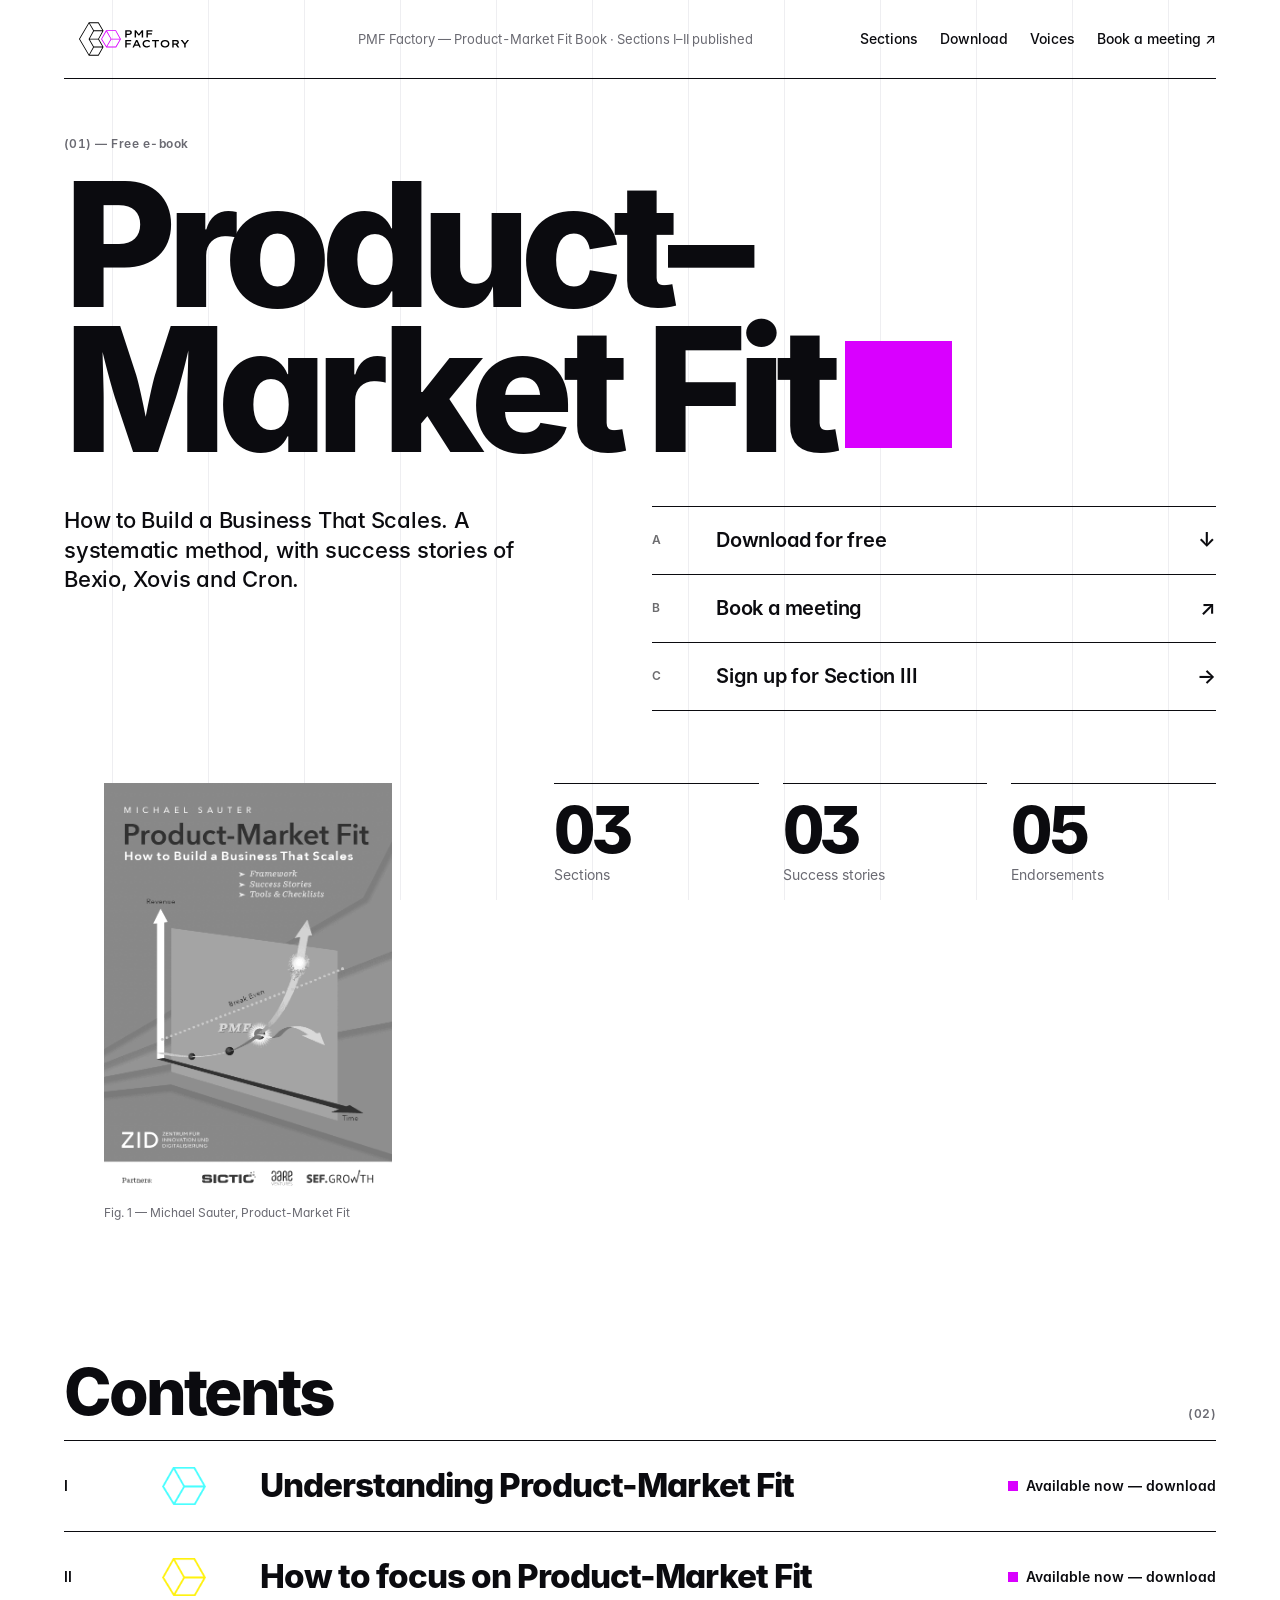
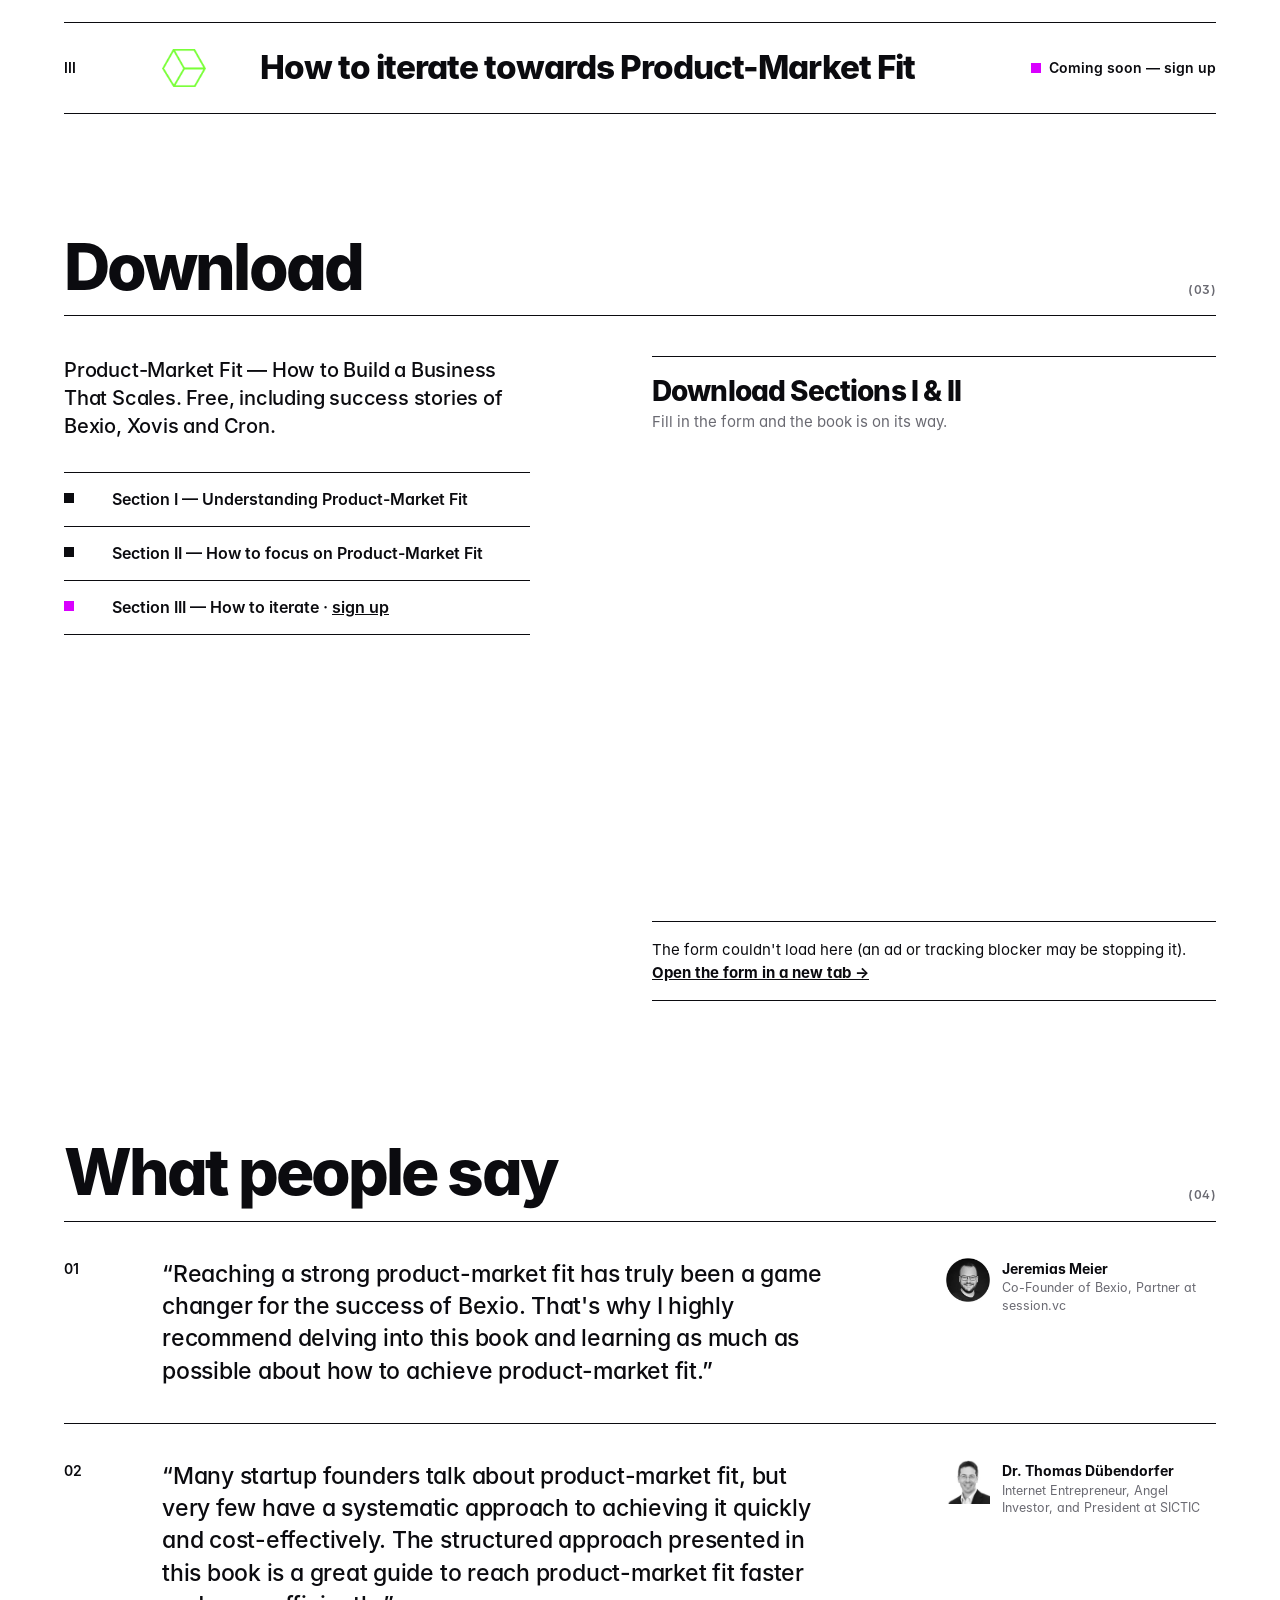
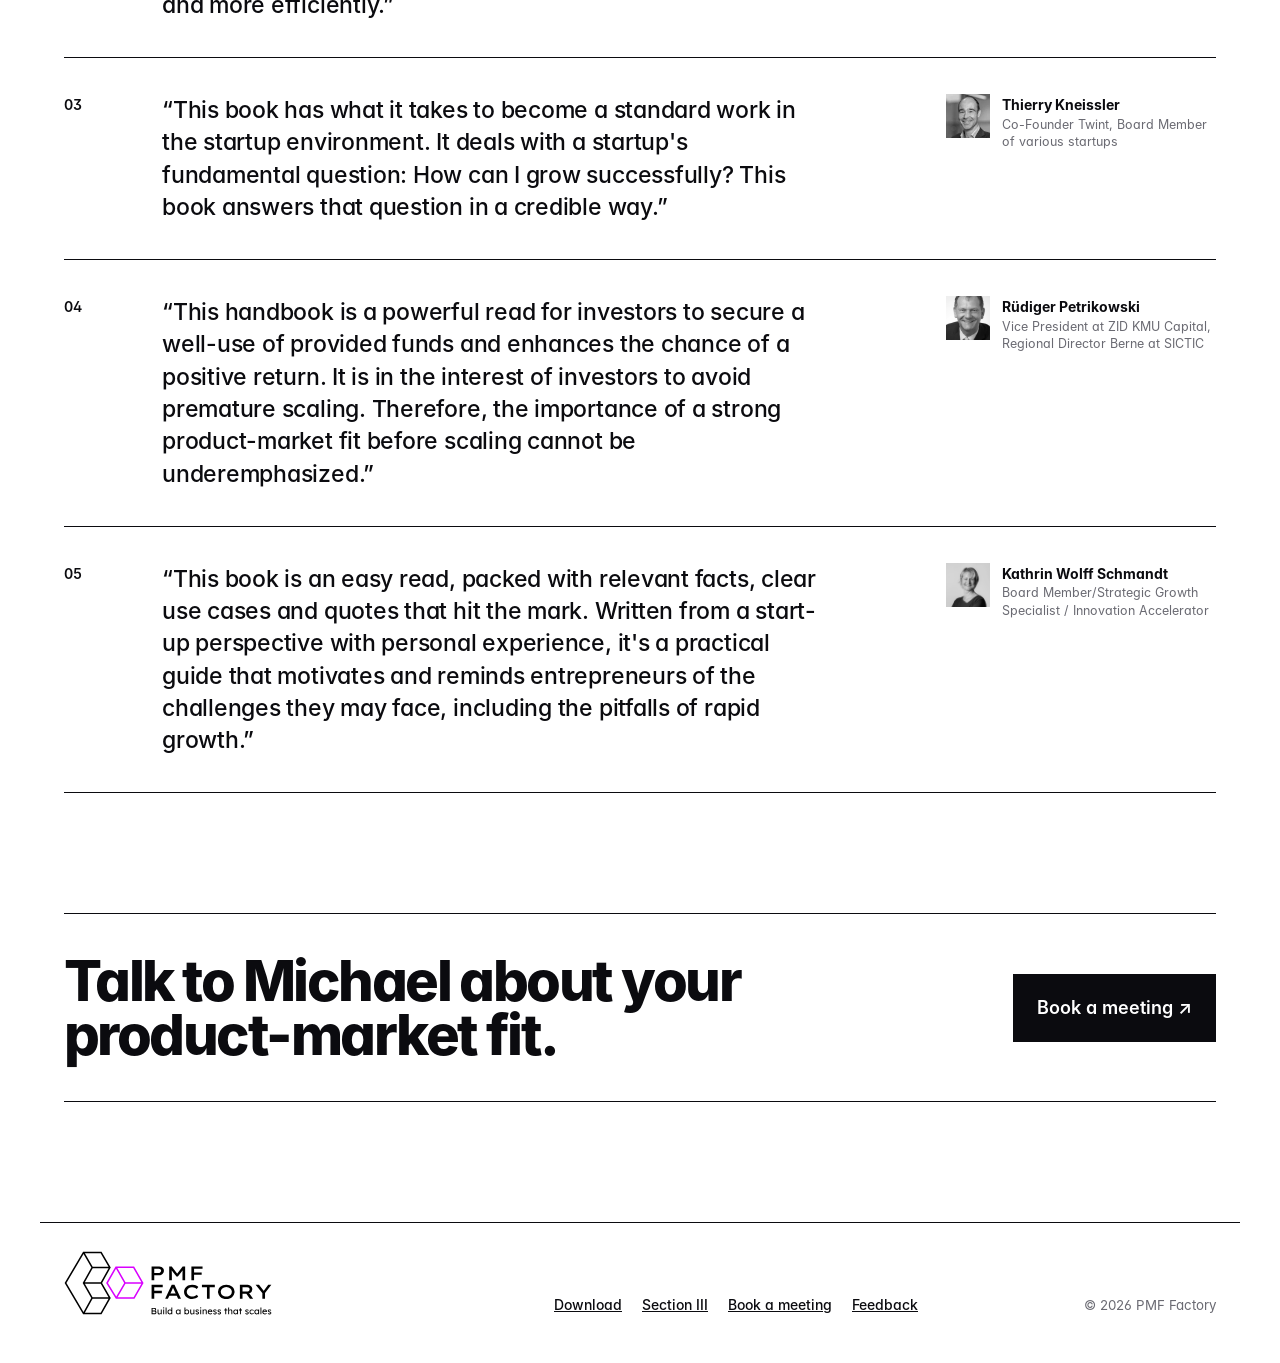
<file: index2.html>
<!doctype html>
<html lang="en"><head><meta charset="utf-8"><meta name="viewport" content="width=device-width, initial-scale=1">
<title>PMF Factory — Product-Market Fit Book</title>
<meta name="description" content="Product-Market Fit: How to Build a Business That Scales. Download Sections I & II of Michael Sauter's book for free — with success stories of Bexio, Xovis and Cron.">
<link rel="canonical" href="https://www.pmf-factory.ch/">
<meta property="og:type" content="website"><meta property="og:url" content="https://www.pmf-factory.ch/index2.html">
<meta property="og:title" content="PMF Factory — Product-Market Fit Book"><meta property="og:description" content="Product-Market Fit: How to Build a Business That Scales. Download Sections I & II of Michael Sauter's book for free — with success stories of Bexio, Xovis and Cron.">
<meta property="og:image" content="https://www.pmf-factory.ch/assets/images/image-3.png"><meta name="twitter:card" content="summary_large_image">
<link rel="icon" type="image/png" href="assets/brand/cube-pinkpurple.png">
<link rel="preload" href="assets/fonts/Inter/Inter-ExtraBold.woff" as="font" type="font/woff" crossorigin>
<link rel="stylesheet" href="assets/css/swiss.css">
<!-- HubSpot tracking code (analytics, cookie banner, links form submissions to visitors) -->
<script type="text/javascript" id="hs-script-loader" async defer src="https://js-eu1.hs-scripts.com/144176746.js"></script>
</head>
<body class="p6" data-form-theme="swiss">
<a class="skip" href="#main">Skip to content</a>
<header class="wrap"><div class="top"><a class="logo" href="index2.html" aria-label="PMF Factory — home"><img src="assets/brand/pmf-logo.svg" alt="PMF Factory" width="140" height="34"></a>
<span class="meta">PMF Factory — Product-Market Fit Book · Sections I–II published</span>
<nav aria-label="Main"><a href="#sections">Sections</a><a href="#download">Download</a><a href="#voices">Voices</a><a href="https://meetings-eu1.hubspot.com/michael-sauter?uuid=01936928-e975-4b52-94f2-f57a9d11f961" target="_blank" rel="noopener">Book a meeting ↗</a></nav></div></header>
<main id="main" class="wrap">
<section class="hero"><span class="idx">(01) — Free e-book</span>
<h1>Product–<br>Market Fit<span class="hot" aria-hidden="true"></span></h1>
<p class="lede">How to Build a Business That Scales. A systematic method, with success stories of Bexio, Xovis and Cron.</p>
<div class="actions"><a class="row-link" href="#download"><span class="idx">A</span>Download for free<span>↓</span></a>
<a class="row-link" href="https://meetings-eu1.hubspot.com/michael-sauter?uuid=01936928-e975-4b52-94f2-f57a9d11f961" target="_blank" rel="noopener"><span class="idx">B</span>Book a meeting<span>↗</span></a>
<a class="row-link" href="book.html"><span class="idx">C</span>Sign up for Section III<span>→</span></a></div>
<figure class="book"><img src="assets/images/image-3.png" alt="Book cover: Product-Market Fit — How to Build a Business That Scales, by Michael Sauter" width="603" height="861"><figcaption>Fig. 1 — Michael Sauter, Product-Market Fit</figcaption></figure>
<div class="facts"><div class="fact"><b>03</b><span>Sections</span></div><div class="fact"><b>03</b><span>Success stories</span></div><div class="fact"><b>05</b><span>Endorsements</span></div></div>
</section>
<section class="sec" id="sections"><div class="sec-head"><h2>Contents</h2><span class="idx">(02)</span></div>
<div class="list"><a class="item" href="#download"><span class="n">I</span><img class="cube" src="assets/brand/cube-blue.png" alt="" aria-hidden="true"><h3>Understanding Product-Market Fit</h3><span class="s"><i class="sq"></i>Available now — download</span></a><a class="item" href="#download"><span class="n">II</span><img class="cube" src="assets/brand/cube-yellow.png" alt="" aria-hidden="true"><h3>How to focus on Product-Market Fit</h3><span class="s"><i class="sq"></i>Available now — download</span></a><a class="item" href="book.html"><span class="n">III</span><img class="cube" src="assets/brand/cube-green.png" alt="" aria-hidden="true"><h3>How to iterate towards Product-Market Fit</h3><span class="s"><i class="sq"></i>Coming soon — sign up</span></a></div></section>
<section class="sec dlsec" id="download"><div class="sec-head"><h2>Download</h2><span class="idx">(03)</span></div>
<div class="grid12"><div class="copy"><p>Product-Market Fit — How to Build a Business That Scales. Free, including success stories of Bexio, Xovis and Cron.</p>
<ul><li><span class="sq"></span>Section I — Understanding Product-Market Fit</li><li><span class="sq"></span>Section II — How to focus on Product-Market Fit</li><li class="soon"><span class="sq"></span><span>Section III — How to iterate · <a href="book.html">sign up</a></span></li></ul></div>
<div class="formbox"><h3>Download Sections I &amp; II</h3><p class="hint">Fill in the form and the book is on its way.</p>
<div id="form-download" class="hs-mount loading" data-hs-form="9abf2596-206e-4187-9456-93769614b74f" aria-live="polite"></div>
<p class="form-fallback" hidden>The form couldn't load here (an ad or tracking blocker may be stopping it). <a href="https://share-eu1.hsforms.com/1mr8lliBuQYeUVpN2lhS3Tw2du7hm" target="_blank" rel="noopener">Open the form in a new tab →</a></p>
<noscript><p class="form-fallback">JavaScript is off. <a href="https://share-eu1.hsforms.com/1mr8lliBuQYeUVpN2lhS3Tw2du7hm">Open the form here</a>.</p></noscript></div></div></section>
<section class="sec quotes" id="voices"><div class="sec-head"><h2>What people say</h2><span class="idx">(04)</span></div>
<div class="q"><span class="n">01</span><blockquote>“Reaching a strong product-market fit has truly been a game changer for the success of Bexio. That's why I highly recommend delving into this book and learning as much as possible about how to achieve product-market fit.”</blockquote><div class="who"><img src="assets/images/Jeremias.webp" alt="Jeremias Meier" width="44" height="44"><span><strong>Jeremias Meier</strong><small>Co-Founder of Bexio, Partner at session.vc</small></span></div></div><div class="q"><span class="n">02</span><blockquote>“Many startup founders talk about product-market fit, but very few have a systematic approach to achieving it quickly and cost-effectively. The structured approach presented in this book is a great guide to reach product-market fit faster and more efficiently.”</blockquote><div class="who"><img src="assets/images/thomas-duebendorfer.webp" alt="Dr. Thomas Dübendorfer" width="44" height="44"><span><strong>Dr. Thomas Dübendorfer</strong><small>Internet Entrepreneur, Angel Investor, and President at SICTIC</small></span></div></div><div class="q"><span class="n">03</span><blockquote>“This book has what it takes to become a standard work in the startup environment. It deals with a startup's fundamental question: How can I grow successfully? This book answers that question in a credible way.”</blockquote><div class="who"><img src="assets/images/thierry-kneissler.webp" alt="Thierry Kneissler" width="44" height="44"><span><strong>Thierry Kneissler</strong><small>Co-Founder Twint, Board Member of various startups</small></span></div></div><div class="q"><span class="n">04</span><blockquote>“This handbook is a powerful read for investors to secure a well-use of provided funds and enhances the chance of a positive return. It is in the interest of investors to avoid premature scaling. Therefore, the importance of a strong product-market fit before scaling cannot be underemphasized.”</blockquote><div class="who"><img src="assets/images/ruediger-petrikowski.webp" alt="Rüdiger Petrikowski" width="44" height="44"><span><strong>Rüdiger Petrikowski</strong><small>Vice President at ZID KMU Capital, Regional Director Berne at SICTIC</small></span></div></div><div class="q"><span class="n">05</span><blockquote>“This book is an easy read, packed with relevant facts, clear use cases and quotes that hit the mark. Written from a start-up perspective with personal experience, it's a practical guide that motivates and reminds entrepreneurs of the challenges they may face, including the pitfalls of rapid growth.”</blockquote><div class="who"><img src="assets/images/kathrin-wolff-schmandt.webp" alt="Kathrin Wolff Schmandt" width="44" height="44"><span><strong>Kathrin Wolff Schmandt</strong><small>Board Member/Strategic Growth Specialist / Innovation Accelerator</small></span></div></div>
</section>
<section class="meetrow"><h2>Talk to Michael about your product-market fit.</h2><a href="https://meetings-eu1.hubspot.com/michael-sauter?uuid=01936928-e975-4b52-94f2-f57a9d11f961" target="_blank" rel="noopener">Book a meeting ↗</a></section>
</main>
<footer class="wrap foot"><div class="foot-in"><img src="assets/brand/pmf-logo-slogan.svg" alt="PMF Factory — Build a business that scales" width="240" height="64">
<nav aria-label="Footer"><a href="#download">Download</a><a href="book.html">Section III</a><a href="https://meetings-eu1.hubspot.com/michael-sauter?uuid=01936928-e975-4b52-94f2-f57a9d11f961" target="_blank" rel="noopener">Book a meeting</a><a href="https://join-hypt.com/michael-sauter-feedback" target="_blank" rel="noopener">Feedback</a></nav>
<small>© 2026 PMF Factory</small></div></footer>
<script src="assets/js/site.js" defer></script>
</body></html>
</file>
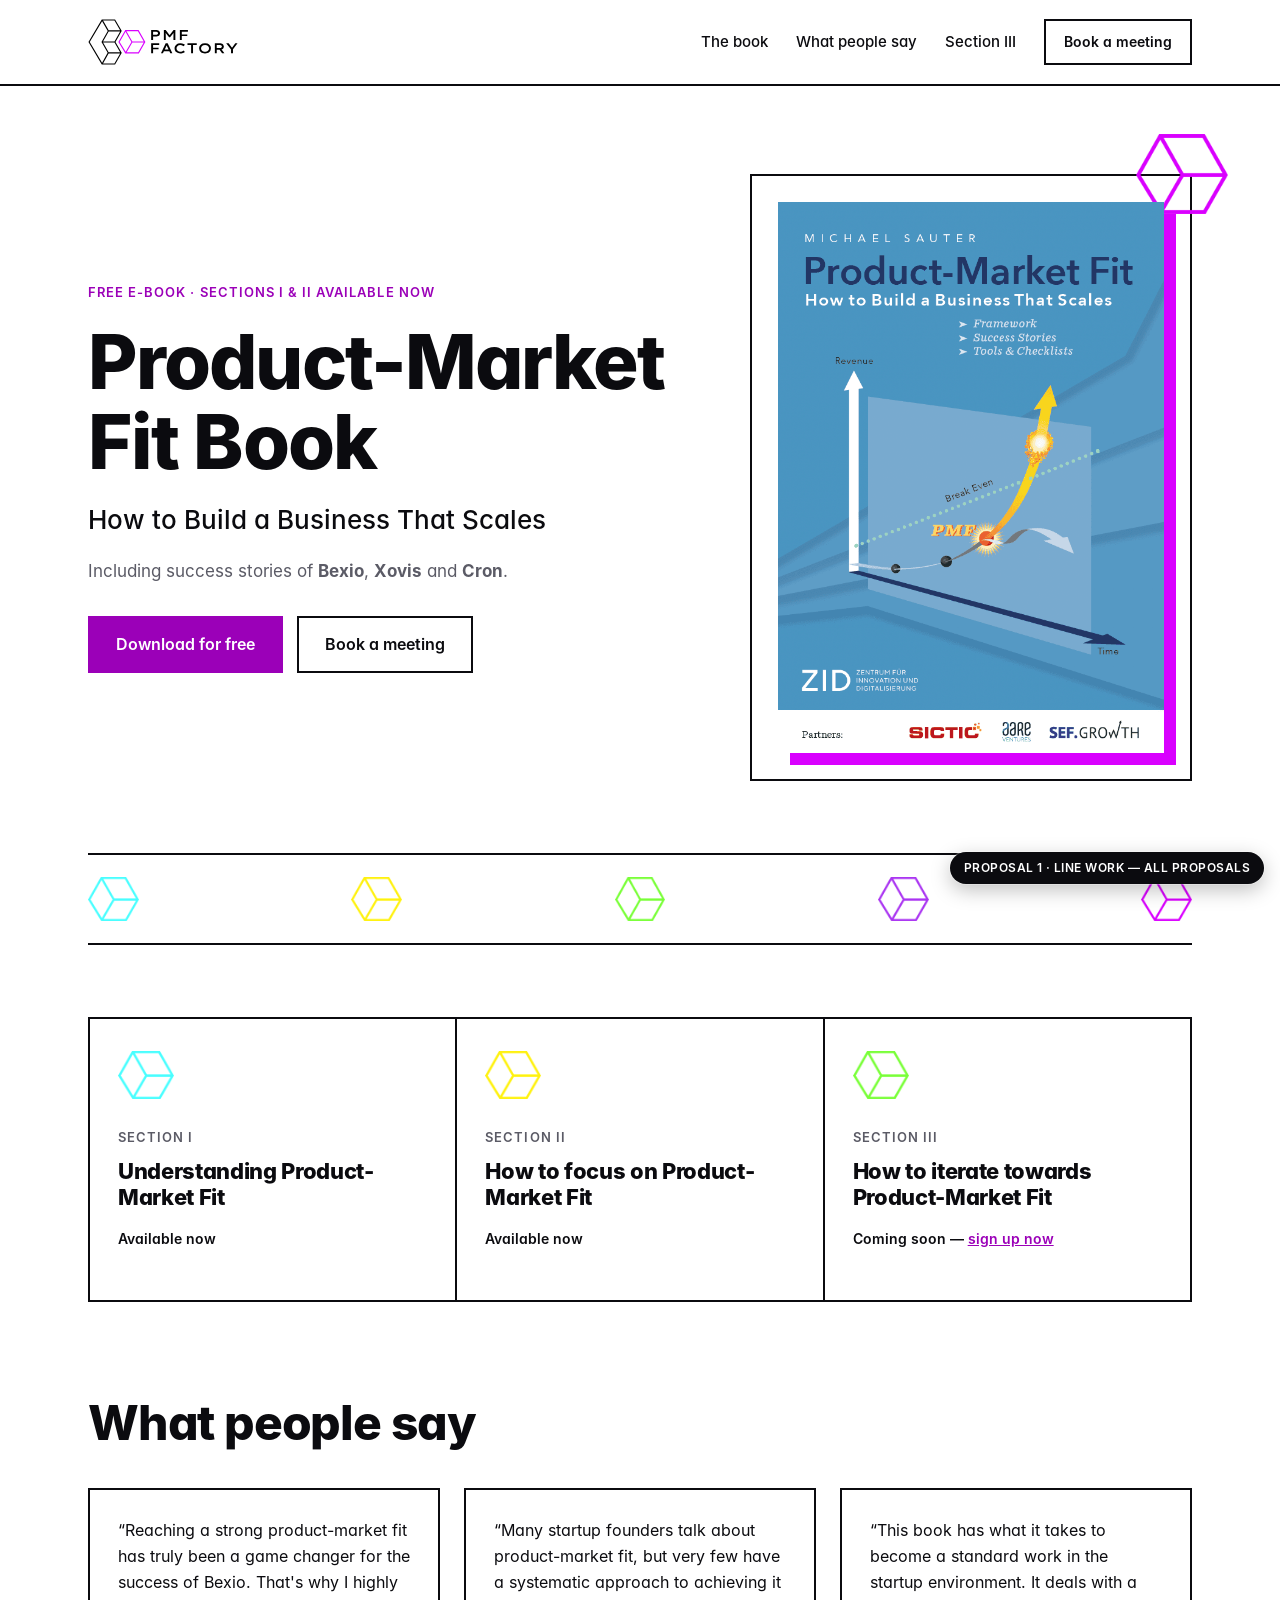
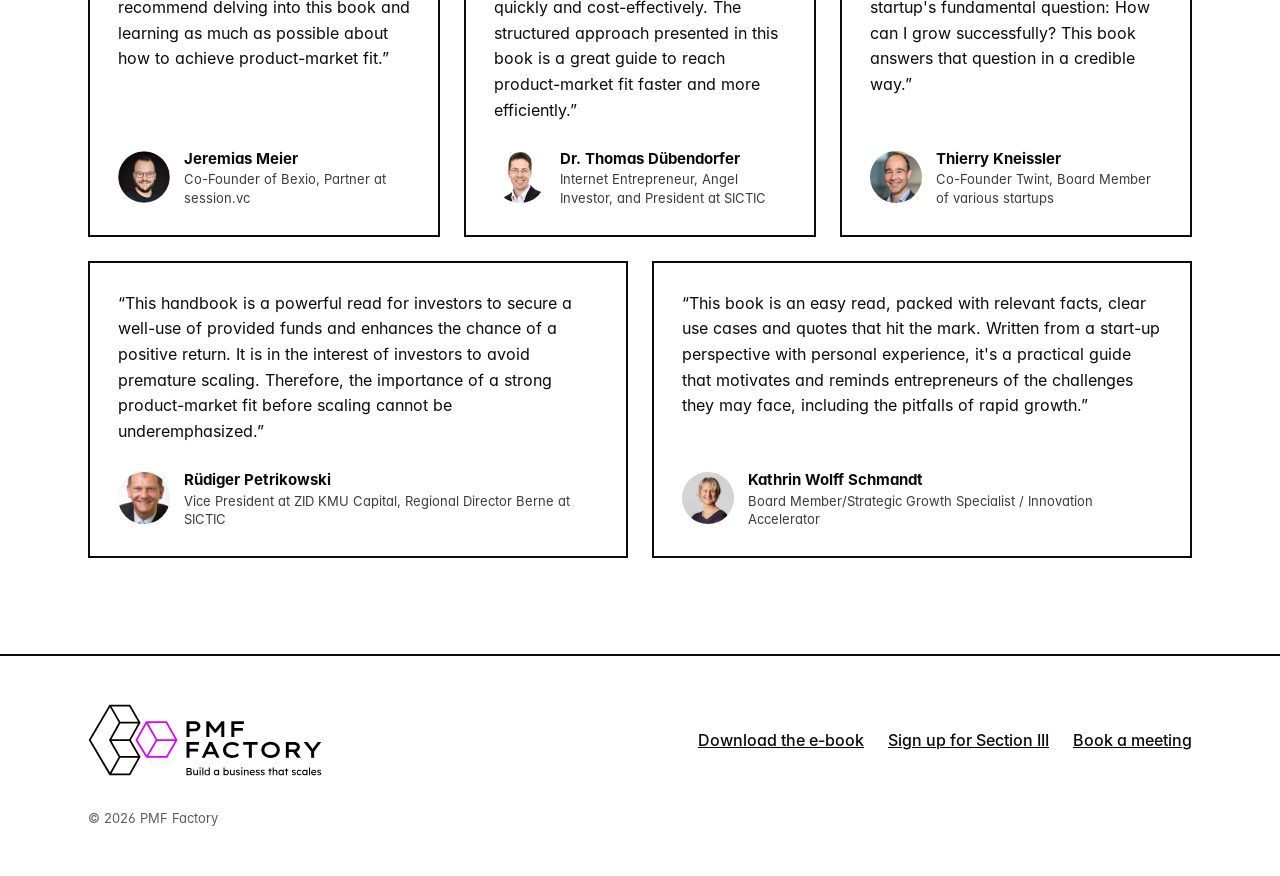
<file: proposals/proposal-1-line-work.html>
<!doctype html>
<html lang="en"><head><meta charset="utf-8">
<meta name="viewport" content="width=device-width, initial-scale=1">
<title>PMF Factory — Proposal 1: Line Work</title>
<link rel="icon" href="../assets/brand/cube-pinkpurple.png">
<style>
@font-face{font-family:"Inter";font-weight:400;font-style:normal;font-display:swap;src:url("../assets/fonts/Inter/Inter-Regular.woff") format("woff")}
@font-face{font-family:"Inter";font-weight:500;font-style:normal;font-display:swap;src:url("../assets/fonts/Inter/Inter-Medium.woff") format("woff")}
@font-face{font-family:"Inter";font-weight:600;font-style:normal;font-display:swap;src:url("../assets/fonts/Inter/Inter-SemiBold.woff") format("woff")}
@font-face{font-family:"Inter";font-weight:700;font-style:normal;font-display:swap;src:url("../assets/fonts/Inter/Inter-Bold.woff") format("woff")}
@font-face{font-family:"Inter";font-weight:800;font-style:normal;font-display:swap;src:url("../assets/fonts/Inter/Inter-ExtraBold.woff") format("woff")}
*{box-sizing:border-box}
html{-webkit-text-size-adjust:100%}
body{margin:0;font-family:"Inter",system-ui,sans-serif;font-feature-settings:"cv11","ss01";-webkit-font-smoothing:antialiased;line-height:1.55}
img{max-width:100%;display:block}
a{color:inherit}
.wrap{max-width:1160px;margin:0 auto;padding:0 28px}
.nav-in{display:flex;align-items:center;justify-content:space-between;gap:24px;height:84px}
.logo img{height:46px;width:auto}
.nav nav{display:flex;align-items:center;gap:28px;font-size:15px;font-weight:500}
.nav nav a{text-decoration:none}
.btn{display:inline-flex;align-items:center;justify-content:center;gap:10px;font-weight:600;font-size:16px;text-decoration:none;padding:14px 26px;transition:transform .15s ease, background-color .15s ease}
.btn:hover{transform:translateY(-1px)}
.btn:focus-visible,a:focus-visible{outline:3px solid var(--focus);outline-offset:3px}
h1,h2,h3{margin:0;font-weight:800;letter-spacing:-.025em;line-height:1.05}
.checks{list-style:none;padding:0;margin:0}
.checks li{display:flex;gap:12px;align-items:baseline;padding:6px 0}
.t{margin:0;display:flex;flex-direction:column;justify-content:space-between;gap:24px}
.t blockquote{margin:0;font-size:16px;line-height:1.6}
.t figcaption{display:flex;gap:14px;align-items:center}
.t figcaption img{width:52px;height:52px;border-radius:50%;object-fit:cover;flex:none}
.t figcaption strong{display:block;font-size:15px}
.t figcaption small{display:block;font-size:13px;line-height:1.4;opacity:.8}
.proposal-tag{position:fixed;right:16px;bottom:16px;z-index:50;font:600 12px/1 "Inter",sans-serif;letter-spacing:.04em;text-transform:uppercase;padding:10px 14px;background:#0B0B0F;color:#fff;text-decoration:none;border-radius:999px;box-shadow:0 0 0 1px rgba(255,255,255,.3),0 6px 20px rgba(0,0,0,.25)}
@media (max-width:860px){.proposal-tag{font-size:10px;padding:8px 10px}.nav nav a:not(.btn){display:none}.logo img{height:36px}}

:root{--bg:#FFFFFF;--surface:#F5F5F7;--ink:#0B0B0F;--muted:#5B5B66;--brand:#D900FF;--brand-strong:#9B00B8;--line:#0B0B0F;--focus:#9B00B8}
body{background:var(--bg);color:var(--ink)}
.nav{border-bottom:2px solid var(--line);background:var(--bg);position:sticky;top:0;z-index:10}
.btn{border:2px solid var(--ink);border-radius:0}
.btn-primary{background:var(--brand-strong);border-color:var(--brand-strong);color:#fff}
.btn-primary:hover{background:#7E0096;border-color:#7E0096}
.btn-secondary,.btn-nav{background:transparent;color:var(--ink)}
.btn-secondary:hover,.btn-nav:hover{background:var(--ink);color:#fff}
.btn-nav{padding:10px 18px;font-size:14px}
.hero{display:grid;grid-template-columns:1.15fr .85fr;gap:64px;align-items:center;padding:88px 0 72px}
.eyebrow{font-size:13px;font-weight:600;letter-spacing:.08em;text-transform:uppercase;color:var(--brand-strong);margin:0 0 20px}
h1{font-size:clamp(44px,6vw,76px)}
.sub{font-size:clamp(20px,2.2vw,26px);font-weight:500;margin:18px 0 18px;color:var(--ink)}
.lead{color:var(--muted);font-size:17px;margin:0 0 32px}
.ctas{display:flex;flex-wrap:wrap;gap:14px}
.book-frame{position:relative;padding:28px}
.book-frame::before{content:"";position:absolute;inset:0;border:2px solid var(--line)}
.book-frame img.cover{position:relative;box-shadow:12px 12px 0 var(--brand)}
.book-frame .cube{position:absolute;width:92px;right:-36px;top:-40px}
.strip{display:flex;justify-content:space-between;align-items:center;border-top:2px solid var(--line);border-bottom:2px solid var(--line);padding:22px 0}
.strip .cube{height:44px;width:auto}
.strip span{font-size:13px;font-weight:600;letter-spacing:.08em;text-transform:uppercase}
.secs{display:grid;grid-template-columns:repeat(3,1fr);border-left:2px solid var(--line);margin:72px 0}
.sec{border-right:2px solid var(--line);border-top:2px solid var(--line);border-bottom:2px solid var(--line);padding:32px 28px 36px;position:relative}
.sec .cube{width:56px;margin-bottom:28px}
.sec small{display:block;font-size:13px;font-weight:600;letter-spacing:.08em;text-transform:uppercase;color:var(--muted)}
.sec h3{font-size:22px;letter-spacing:-.015em;line-height:1.2;margin:10px 0 18px}
.sec .status{font-size:14px;font-weight:600}
.sec .status a{color:var(--brand-strong)}
.voices{padding:24px 0 96px}
.voices h2{font-size:clamp(32px,4vw,48px);margin-bottom:40px}
.tgrid{display:grid;grid-template-columns:repeat(6,1fr);gap:24px}
.t{grid-column:span 2;border:2px solid var(--line);padding:28px}
.t3,.t4{grid-column:span 3}
.t blockquote{color:var(--ink)}
.foot{border-top:2px solid var(--line);padding:48px 0}
.foot-in{display:flex;flex-wrap:wrap;gap:32px;align-items:center;justify-content:space-between}
.foot-in>img{height:72px;width:auto}
.foot-links{display:flex;gap:24px;font-weight:500}
.fine{color:var(--muted);font-size:13px;width:100%;margin:0}
@media (max-width:860px){.hero{grid-template-columns:1fr;gap:48px;padding:48px 0}.secs{grid-template-columns:1fr}.tgrid{grid-template-columns:1fr}.t,.t3,.t4{grid-column:auto}.strip span{display:none}.book-frame .cube{right:-8px}}

</style></head>
<body class="p1">
<header class="nav"><div class="wrap nav-in">
  <a class="logo" href="index.html"><img src="../assets/brand/pmf-logo.svg" alt="PMF Factory"></a>
  <nav><a href="#book">The book</a><a href="#voices">What people say</a><a href="../book.html">Section III</a>
  <a class="btn btn-nav" href="https://meetings-eu1.hubspot.com/michael-sauter?uuid=01936928-e975-4b52-94f2-f57a9d11f961">Book a meeting</a></nav></div></header>
<main class="wrap">
<section class="hero" id="book"><div><p class="eyebrow">Free e-book · Sections I &amp; II available now</p>
<h1>Product-Market Fit Book</h1>
<p class="sub">How to Build a Business That Scales</p>
<p class="lead">Including success stories of <strong>Bexio</strong>, <strong>Xovis</strong> and <strong>Cron</strong>.</p><div class="ctas"><a class="btn btn-primary" href="https://share-eu1.hsforms.com/1mr8lliBuQYeUVpN2lhS3Tw2du7hm">Download for free</a>
<a class="btn btn-secondary" href="https://meetings-eu1.hubspot.com/michael-sauter?uuid=01936928-e975-4b52-94f2-f57a9d11f961">Book a meeting</a></div></div>
<div class="book-frame"><img class="cube" src="../assets/brand/cube-pinkpurple.png" alt="" aria-hidden="true"><img class="cover" src="../assets/images/image-3.png" alt="Book cover: Product-Market Fit — How to Build a Business That Scales, by Michael Sauter"></div></section>
<div class="strip"><img class="cube" src="../assets/brand/cube-blue.png" alt="" aria-hidden="true"><img class="cube" src="../assets/brand/cube-yellow.png" alt="" aria-hidden="true"><img class="cube" src="../assets/brand/cube-green.png" alt="" aria-hidden="true"><img class="cube" src="../assets/brand/cube-purple.png" alt="" aria-hidden="true"><img class="cube" src="../assets/brand/cube-pinkpurple.png" alt="" aria-hidden="true"></div>
<section class="secs"><div class="sec"><img class="cube" src="../assets/brand/cube-blue.png" alt="" aria-hidden="true"><small>Section I</small><h3>Understanding Product-Market Fit</h3><p class="status">Available now</p></div><div class="sec"><img class="cube" src="../assets/brand/cube-yellow.png" alt="" aria-hidden="true"><small>Section II</small><h3>How to focus on Product-Market Fit</h3><p class="status">Available now</p></div><div class="sec"><img class="cube" src="../assets/brand/cube-green.png" alt="" aria-hidden="true"><small>Section III</small><h3>How to iterate towards Product-Market Fit</h3><p class="status">Coming soon — <a href="../book.html">sign up now</a></p></div></section>
<section class="voices" id="voices"><h2>What people say</h2><div class="tgrid"><figure class="t t0" >
  <blockquote>“Reaching a strong product-market fit has truly been a game changer for the success of Bexio. That's why I highly recommend delving into this book and learning as much as possible about how to achieve product-market fit.”</blockquote>
  <figcaption><img src="../assets/images/Jeremias.webp" alt="Jeremias Meier"><span><strong>Jeremias Meier</strong><small>Co-Founder of Bexio, Partner at session.vc</small></span></figcaption>
</figure>
<figure class="t t1" >
  <blockquote>“Many startup founders talk about product-market fit, but very few have a systematic approach to achieving it quickly and cost-effectively. The structured approach presented in this book is a great guide to reach product-market fit faster and more efficiently.”</blockquote>
  <figcaption><img src="../assets/images/thomas-duebendorfer.webp" alt="Dr. Thomas Dübendorfer"><span><strong>Dr. Thomas Dübendorfer</strong><small>Internet Entrepreneur, Angel Investor, and President at SICTIC</small></span></figcaption>
</figure>
<figure class="t t2" >
  <blockquote>“This book has what it takes to become a standard work in the startup environment. It deals with a startup's fundamental question: How can I grow successfully? This book answers that question in a credible way.”</blockquote>
  <figcaption><img src="../assets/images/thierry-kneissler.webp" alt="Thierry Kneissler"><span><strong>Thierry Kneissler</strong><small>Co-Founder Twint, Board Member of various startups</small></span></figcaption>
</figure>
<figure class="t t3" >
  <blockquote>“This handbook is a powerful read for investors to secure a well-use of provided funds and enhances the chance of a positive return. It is in the interest of investors to avoid premature scaling. Therefore, the importance of a strong product-market fit before scaling cannot be underemphasized.”</blockquote>
  <figcaption><img src="../assets/images/ruediger-petrikowski.webp" alt="Rüdiger Petrikowski"><span><strong>Rüdiger Petrikowski</strong><small>Vice President at ZID KMU Capital, Regional Director Berne at SICTIC</small></span></figcaption>
</figure>
<figure class="t t4" >
  <blockquote>“This book is an easy read, packed with relevant facts, clear use cases and quotes that hit the mark. Written from a start-up perspective with personal experience, it's a practical guide that motivates and reminds entrepreneurs of the challenges they may face, including the pitfalls of rapid growth.”</blockquote>
  <figcaption><img src="../assets/images/kathrin-wolff-schmandt.webp" alt="Kathrin Wolff Schmandt"><span><strong>Kathrin Wolff Schmandt</strong><small>Board Member/Strategic Growth Specialist / Innovation Accelerator</small></span></figcaption>
</figure></div></section>
</main><footer class="foot"><div class="wrap foot-in">
<img src="../assets/brand/pmf-logo-slogan.svg" alt="PMF Factory — Build a business that scales">
<div class="foot-links"><a href="https://share-eu1.hsforms.com/1mr8lliBuQYeUVpN2lhS3Tw2du7hm">Download the e-book</a><a href="../book.html">Sign up for Section III</a><a href="https://meetings-eu1.hubspot.com/michael-sauter?uuid=01936928-e975-4b52-94f2-f57a9d11f961">Book a meeting</a></div>
<p class="fine">© 2026 PMF Factory</p></div></footer>
<a class="proposal-tag" href="index.html">Proposal 1 · Line Work — all proposals</a>
</body></html>
</file>
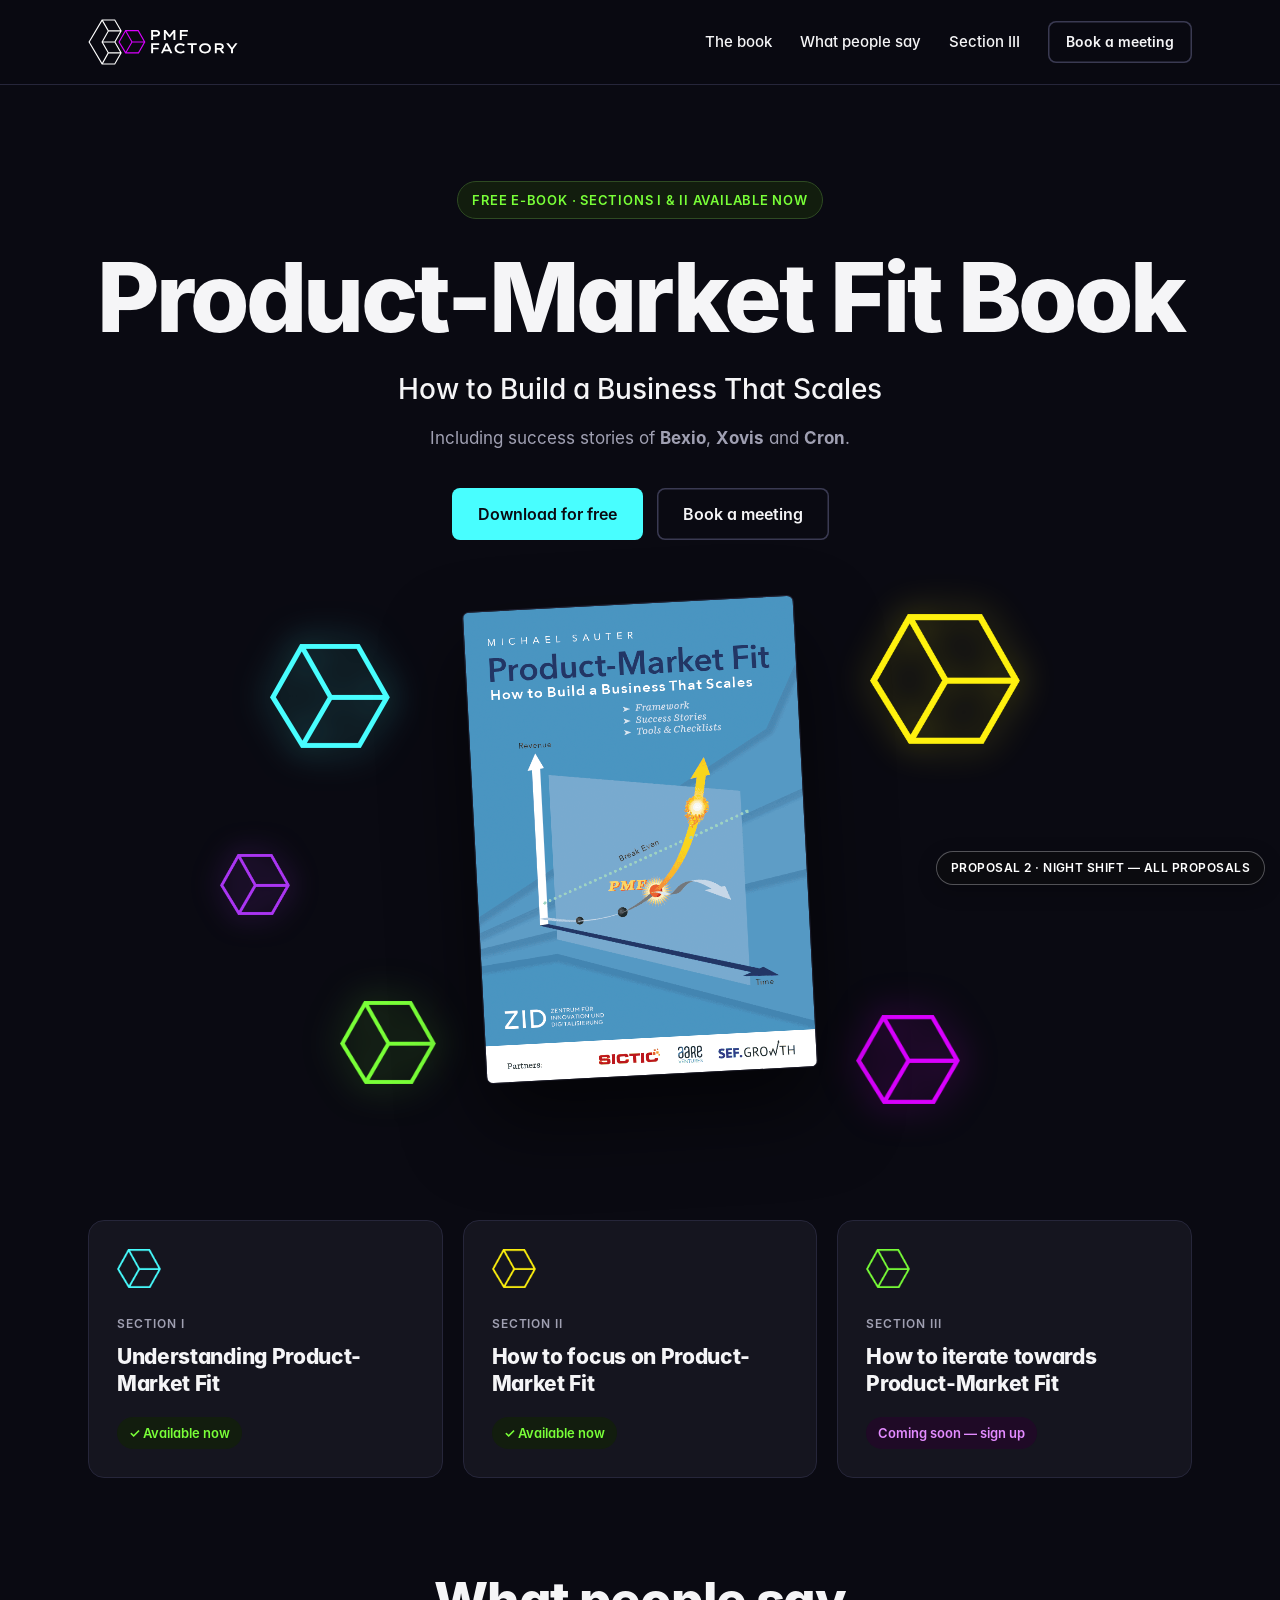
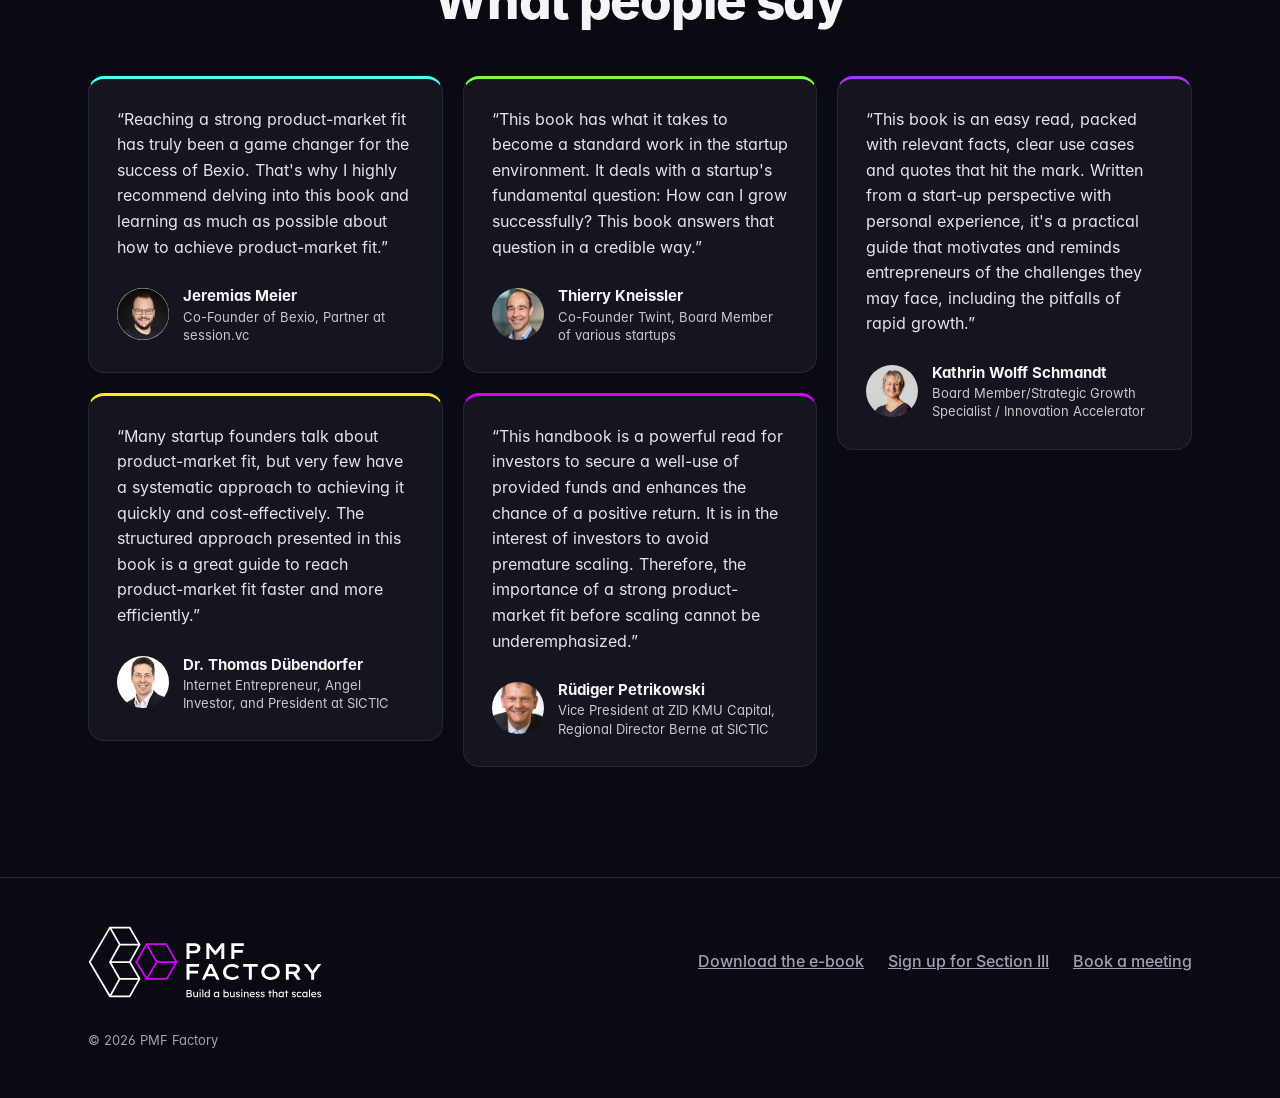
<file: proposals/proposal-2-night-shift.html>
<!doctype html>
<html lang="en"><head><meta charset="utf-8">
<meta name="viewport" content="width=device-width, initial-scale=1">
<title>PMF Factory — Proposal 2: Night Shift</title>
<link rel="icon" href="../assets/brand/cube-pinkpurple.png">
<style>
@font-face{font-family:"Inter";font-weight:400;font-style:normal;font-display:swap;src:url("../assets/fonts/Inter/Inter-Regular.woff") format("woff")}
@font-face{font-family:"Inter";font-weight:500;font-style:normal;font-display:swap;src:url("../assets/fonts/Inter/Inter-Medium.woff") format("woff")}
@font-face{font-family:"Inter";font-weight:600;font-style:normal;font-display:swap;src:url("../assets/fonts/Inter/Inter-SemiBold.woff") format("woff")}
@font-face{font-family:"Inter";font-weight:700;font-style:normal;font-display:swap;src:url("../assets/fonts/Inter/Inter-Bold.woff") format("woff")}
@font-face{font-family:"Inter";font-weight:800;font-style:normal;font-display:swap;src:url("../assets/fonts/Inter/Inter-ExtraBold.woff") format("woff")}
*{box-sizing:border-box}
html{-webkit-text-size-adjust:100%}
body{margin:0;font-family:"Inter",system-ui,sans-serif;font-feature-settings:"cv11","ss01";-webkit-font-smoothing:antialiased;line-height:1.55}
img{max-width:100%;display:block}
a{color:inherit}
.wrap{max-width:1160px;margin:0 auto;padding:0 28px}
.nav-in{display:flex;align-items:center;justify-content:space-between;gap:24px;height:84px}
.logo img{height:46px;width:auto}
.nav nav{display:flex;align-items:center;gap:28px;font-size:15px;font-weight:500}
.nav nav a{text-decoration:none}
.btn{display:inline-flex;align-items:center;justify-content:center;gap:10px;font-weight:600;font-size:16px;text-decoration:none;padding:14px 26px;transition:transform .15s ease, background-color .15s ease}
.btn:hover{transform:translateY(-1px)}
.btn:focus-visible,a:focus-visible{outline:3px solid var(--focus);outline-offset:3px}
h1,h2,h3{margin:0;font-weight:800;letter-spacing:-.025em;line-height:1.05}
.checks{list-style:none;padding:0;margin:0}
.checks li{display:flex;gap:12px;align-items:baseline;padding:6px 0}
.t{margin:0;display:flex;flex-direction:column;justify-content:space-between;gap:24px}
.t blockquote{margin:0;font-size:16px;line-height:1.6}
.t figcaption{display:flex;gap:14px;align-items:center}
.t figcaption img{width:52px;height:52px;border-radius:50%;object-fit:cover;flex:none}
.t figcaption strong{display:block;font-size:15px}
.t figcaption small{display:block;font-size:13px;line-height:1.4;opacity:.8}
.proposal-tag{position:fixed;right:16px;bottom:16px;z-index:50;font:600 12px/1 "Inter",sans-serif;letter-spacing:.04em;text-transform:uppercase;padding:10px 14px;background:#0B0B0F;color:#fff;text-decoration:none;border-radius:999px;box-shadow:0 0 0 1px rgba(255,255,255,.3),0 6px 20px rgba(0,0,0,.25)}
@media (max-width:860px){.proposal-tag{font-size:10px;padding:8px 10px}.nav nav a:not(.btn){display:none}.logo img{height:36px}}

:root{--bg:#0A0A12;--surface:#15151F;--surface-2:#1E1E2B;--ink:#F5F5F7;--muted:#A0A0B2;--blue:#48FEFF;--green:#79FF38;--yellow:#FFF10E;--magenta:#D900FF;--purple:#AA35F1;--focus:#48FEFF}
body{background:var(--bg);color:var(--ink)}
.nav{position:sticky;top:0;z-index:10;background:rgba(10,10,18,.82);backdrop-filter:blur(12px);border-bottom:1px solid #26263A}
.btn{border-radius:8px}
.btn-primary{background:var(--blue);color:#0A0A12}
.btn-primary:hover{background:#9BFFFF}
.btn-secondary,.btn-nav{background:transparent;color:var(--ink);box-shadow:inset 0 0 0 1.5px #3A3A52}
.btn-secondary:hover,.btn-nav:hover{box-shadow:inset 0 0 0 1.5px var(--blue)}
.btn-nav{padding:10px 18px;font-size:14px}
.hero{text-align:center;padding:96px 0 40px;position:relative}
.eyebrow{display:inline-block;font-size:13px;font-weight:600;letter-spacing:.06em;text-transform:uppercase;color:var(--green);border:1px solid #2E4A22;background:#121D0E;border-radius:999px;padding:8px 14px;margin:0 0 28px}
h1{font-size:clamp(48px,7.5vw,96px);letter-spacing:-.035em}
.sub{font-size:clamp(20px,2.4vw,28px);font-weight:500;margin:20px 0 14px;color:var(--ink)}
.lead{color:var(--muted);font-size:17px;margin:0 0 36px}
.ctas{display:flex;flex-wrap:wrap;gap:14px;justify-content:center}
.stage{position:relative;max-width:820px;margin:64px auto 0;height:520px}
.stage .cover{position:absolute;left:50%;top:0;width:330px;transform:translateX(-50%) rotate(-3deg);border-radius:6px;box-shadow:0 40px 80px rgba(0,0,0,.6),0 0 0 1px #26263A}
.stage .cube{position:absolute;width:120px}
.stage .c1{left:40px;top:40px;filter:drop-shadow(0 0 18px rgba(72,254,255,.55))}
.stage .c2{right:30px;top:10px;width:150px;filter:drop-shadow(0 0 18px rgba(255,241,14,.45))}
.stage .c3{left:110px;bottom:40px;width:96px;filter:drop-shadow(0 0 18px rgba(121,255,56,.5))}
.stage .c4{right:90px;bottom:20px;width:104px;filter:drop-shadow(0 0 18px rgba(217,0,255,.55))}
.stage .c5{left:-10px;top:250px;width:70px;filter:drop-shadow(0 0 14px rgba(170,53,241,.6))}
.secs{display:grid;grid-template-columns:repeat(3,1fr);gap:20px;padding:56px 0 24px}
.sec{background:var(--surface);border:1px solid #26263A;border-radius:16px;padding:28px}
.sec small{font-size:12px;font-weight:600;letter-spacing:.08em;text-transform:uppercase;color:var(--muted)}
.sec h3{font-size:21px;letter-spacing:-.015em;line-height:1.25;margin:10px 0 20px}
.sec .cube{width:44px;margin-bottom:22px}
.pill{display:inline-block;font-size:13px;font-weight:600;padding:6px 12px;border-radius:999px}
.ok{background:#121D0E;color:var(--green)}
.soon{background:#1F0A26;color:#E38BFF;text-decoration:none}
.voices{padding:72px 0 110px}
.voices h2{font-size:clamp(32px,4vw,52px);text-align:center;margin-bottom:48px}
.tgrid{columns:3 300px;column-gap:20px}
.t{break-inside:avoid;margin:0 0 20px;background:var(--surface);border:1px solid #26263A;border-radius:16px;padding:28px;border-top:3px solid var(--c)}
.t blockquote{color:#E4E4EC}
.t0{--c:var(--blue)}.t1{--c:var(--yellow)}.t2{--c:var(--green)}.t3{--c:var(--magenta)}.t4{--c:var(--purple)}
.foot{border-top:1px solid #26263A;padding:48px 0}
.foot-in{display:flex;flex-wrap:wrap;gap:32px;align-items:center;justify-content:space-between}
.foot-in>img{height:72px;width:auto}
.foot-links{display:flex;gap:24px;font-weight:500;color:var(--muted)}
.fine{color:var(--muted);font-size:13px;width:100%;margin:0}
@media (max-width:860px){.secs{grid-template-columns:1fr}.stage{height:440px}.stage .cover{width:250px}.stage .cube{width:70px!important}.stage .c2{right:0}.stage .c4{right:10px}}

</style></head>
<body class="p2">
<header class="nav"><div class="wrap nav-in">
  <a class="logo" href="index.html"><img src="../assets/brand/pmf-logo-white.svg" alt="PMF Factory"></a>
  <nav><a href="#book">The book</a><a href="#voices">What people say</a><a href="../book.html">Section III</a>
  <a class="btn btn-nav" href="https://meetings-eu1.hubspot.com/michael-sauter?uuid=01936928-e975-4b52-94f2-f57a9d11f961">Book a meeting</a></nav></div></header>
<main class="wrap">
<section class="hero" id="book"><p class="eyebrow">Free e-book · Sections I &amp; II available now</p>
<h1>Product-Market Fit Book</h1>
<p class="sub">How to Build a Business That Scales</p>
<p class="lead">Including success stories of <strong>Bexio</strong>, <strong>Xovis</strong> and <strong>Cron</strong>.</p><div class="ctas"><a class="btn btn-primary" href="https://share-eu1.hsforms.com/1mr8lliBuQYeUVpN2lhS3Tw2du7hm">Download for free</a>
<a class="btn btn-secondary" href="https://meetings-eu1.hubspot.com/michael-sauter?uuid=01936928-e975-4b52-94f2-f57a9d11f961">Book a meeting</a></div>
<div class="stage"><img class="cube c1" src="../assets/brand/cube-blue.png" alt="" aria-hidden="true"><img class="cube c2" src="../assets/brand/cube-yellow.png" alt="" aria-hidden="true"><img class="cube c3" src="../assets/brand/cube-green.png" alt="" aria-hidden="true"><img class="cube c4" src="../assets/brand/cube-pinkpurple.png" alt="" aria-hidden="true"><img class="cube c5" src="../assets/brand/cube-purple.png" alt="" aria-hidden="true">
<img class="cover" src="../assets/images/image-3.png" alt="Book cover: Product-Market Fit — How to Build a Business That Scales, by Michael Sauter"></div></section>
<section class="secs"><div class="sec"><img class="cube" src="../assets/brand/cube-blue.png" alt="" aria-hidden="true"><small>Section I</small><h3>Understanding Product-Market Fit</h3><span class="pill ok">✓ Available now</span></div><div class="sec"><img class="cube" src="../assets/brand/cube-yellow.png" alt="" aria-hidden="true"><small>Section II</small><h3>How to focus on Product-Market Fit</h3><span class="pill ok">✓ Available now</span></div><div class="sec"><img class="cube" src="../assets/brand/cube-green.png" alt="" aria-hidden="true"><small>Section III</small><h3>How to iterate towards Product-Market Fit</h3><a class="pill soon" href="../book.html">Coming soon — sign up</a></div></section>
<section class="voices" id="voices"><h2>What people say</h2><div class="tgrid"><figure class="t t0" >
  <blockquote>“Reaching a strong product-market fit has truly been a game changer for the success of Bexio. That's why I highly recommend delving into this book and learning as much as possible about how to achieve product-market fit.”</blockquote>
  <figcaption><img src="../assets/images/Jeremias.webp" alt="Jeremias Meier"><span><strong>Jeremias Meier</strong><small>Co-Founder of Bexio, Partner at session.vc</small></span></figcaption>
</figure>
<figure class="t t1" >
  <blockquote>“Many startup founders talk about product-market fit, but very few have a systematic approach to achieving it quickly and cost-effectively. The structured approach presented in this book is a great guide to reach product-market fit faster and more efficiently.”</blockquote>
  <figcaption><img src="../assets/images/thomas-duebendorfer.webp" alt="Dr. Thomas Dübendorfer"><span><strong>Dr. Thomas Dübendorfer</strong><small>Internet Entrepreneur, Angel Investor, and President at SICTIC</small></span></figcaption>
</figure>
<figure class="t t2" >
  <blockquote>“This book has what it takes to become a standard work in the startup environment. It deals with a startup's fundamental question: How can I grow successfully? This book answers that question in a credible way.”</blockquote>
  <figcaption><img src="../assets/images/thierry-kneissler.webp" alt="Thierry Kneissler"><span><strong>Thierry Kneissler</strong><small>Co-Founder Twint, Board Member of various startups</small></span></figcaption>
</figure>
<figure class="t t3" >
  <blockquote>“This handbook is a powerful read for investors to secure a well-use of provided funds and enhances the chance of a positive return. It is in the interest of investors to avoid premature scaling. Therefore, the importance of a strong product-market fit before scaling cannot be underemphasized.”</blockquote>
  <figcaption><img src="../assets/images/ruediger-petrikowski.webp" alt="Rüdiger Petrikowski"><span><strong>Rüdiger Petrikowski</strong><small>Vice President at ZID KMU Capital, Regional Director Berne at SICTIC</small></span></figcaption>
</figure>
<figure class="t t4" >
  <blockquote>“This book is an easy read, packed with relevant facts, clear use cases and quotes that hit the mark. Written from a start-up perspective with personal experience, it's a practical guide that motivates and reminds entrepreneurs of the challenges they may face, including the pitfalls of rapid growth.”</blockquote>
  <figcaption><img src="../assets/images/kathrin-wolff-schmandt.webp" alt="Kathrin Wolff Schmandt"><span><strong>Kathrin Wolff Schmandt</strong><small>Board Member/Strategic Growth Specialist / Innovation Accelerator</small></span></figcaption>
</figure></div></section>
</main><footer class="foot"><div class="wrap foot-in">
<img src="../assets/brand/pmf-logo-slogan-white.svg" alt="PMF Factory — Build a business that scales">
<div class="foot-links"><a href="https://share-eu1.hsforms.com/1mr8lliBuQYeUVpN2lhS3Tw2du7hm">Download the e-book</a><a href="../book.html">Sign up for Section III</a><a href="https://meetings-eu1.hubspot.com/michael-sauter?uuid=01936928-e975-4b52-94f2-f57a9d11f961">Book a meeting</a></div>
<p class="fine">© 2026 PMF Factory</p></div></footer>
<a class="proposal-tag" href="index.html">Proposal 2 · Night Shift — all proposals</a>
</body></html>
</file>
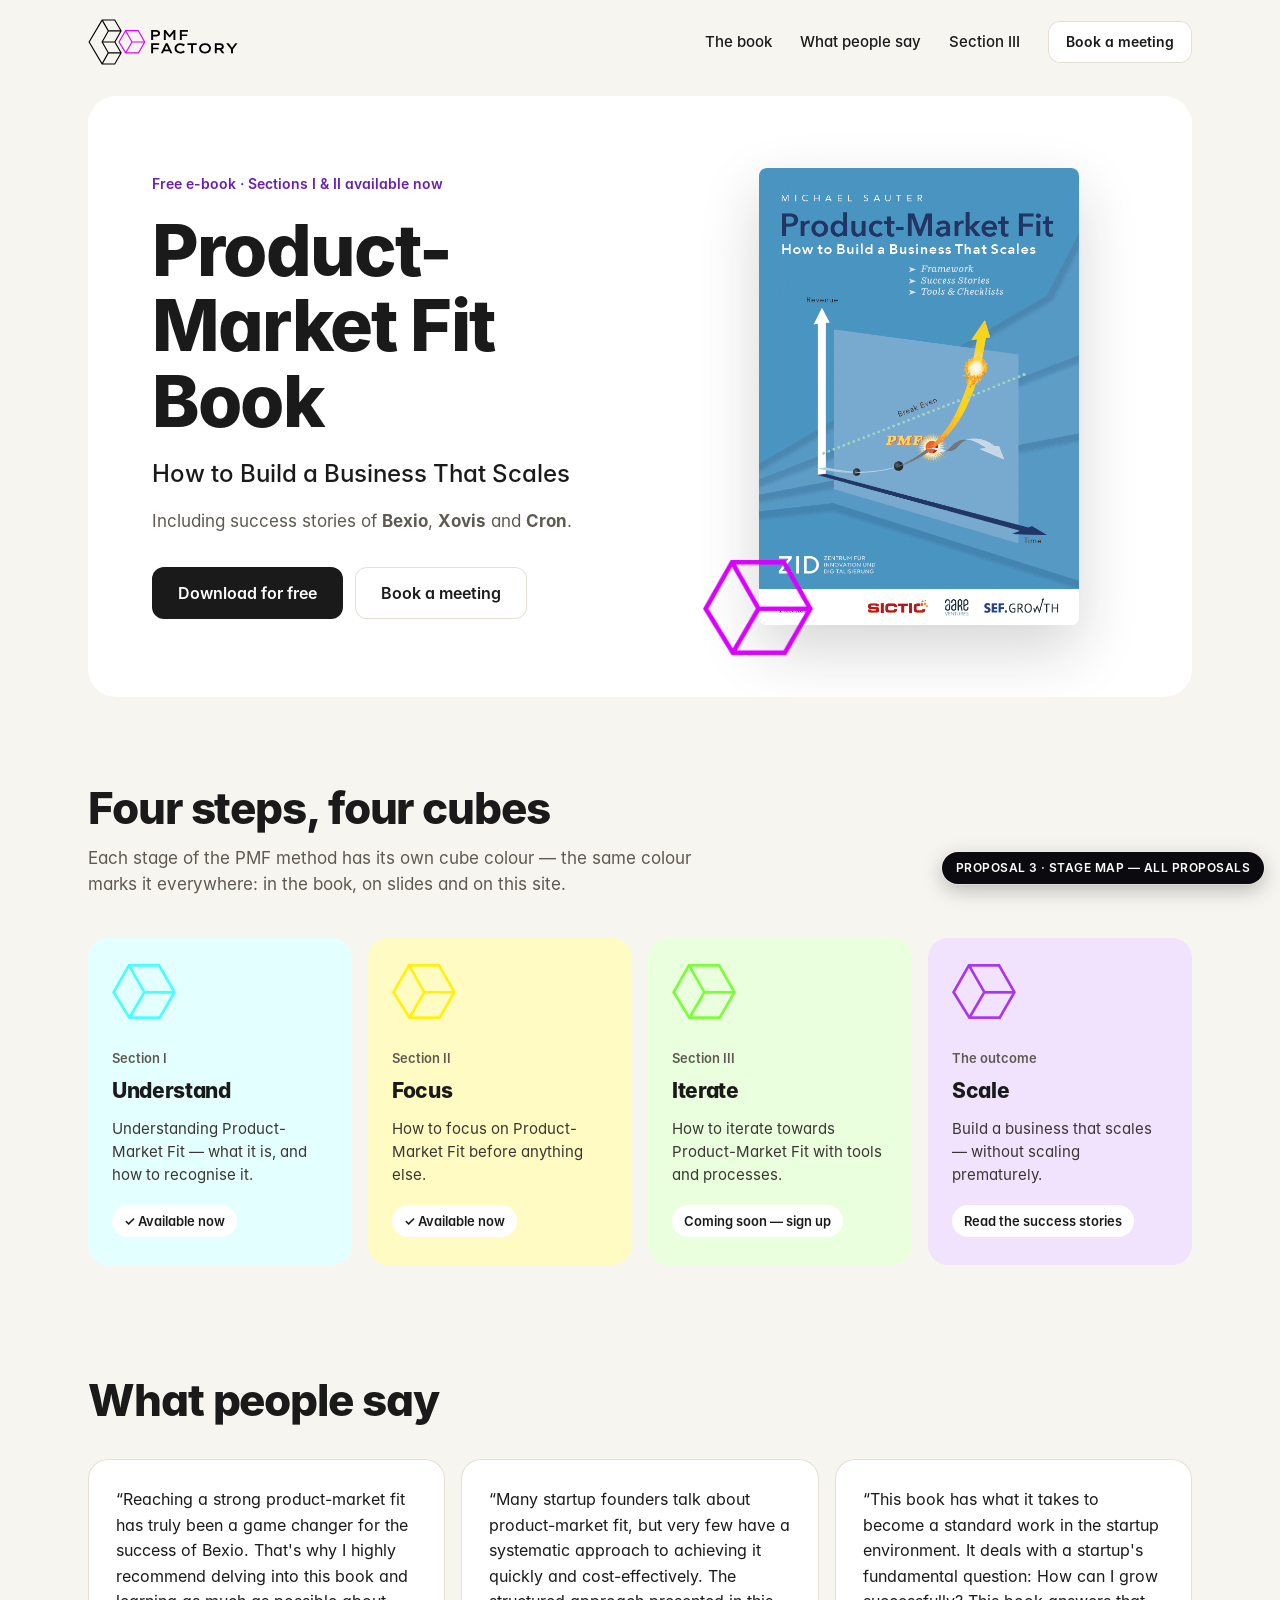
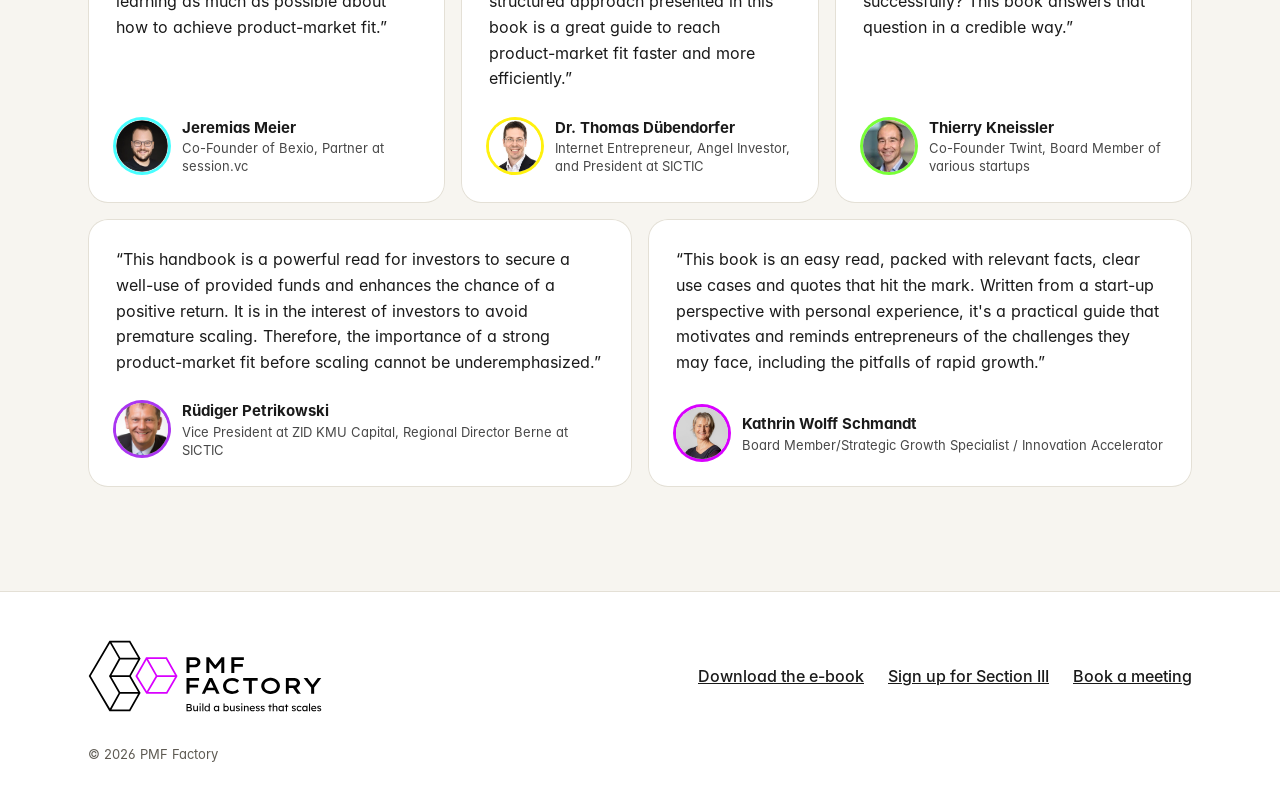
<file: proposals/proposal-3-stage-map.html>
<!doctype html>
<html lang="en"><head><meta charset="utf-8">
<meta name="viewport" content="width=device-width, initial-scale=1">
<title>PMF Factory — Proposal 3: Stage Map</title>
<link rel="icon" href="../assets/brand/cube-pinkpurple.png">
<style>
@font-face{font-family:"Inter";font-weight:400;font-style:normal;font-display:swap;src:url("../assets/fonts/Inter/Inter-Regular.woff") format("woff")}
@font-face{font-family:"Inter";font-weight:500;font-style:normal;font-display:swap;src:url("../assets/fonts/Inter/Inter-Medium.woff") format("woff")}
@font-face{font-family:"Inter";font-weight:600;font-style:normal;font-display:swap;src:url("../assets/fonts/Inter/Inter-SemiBold.woff") format("woff")}
@font-face{font-family:"Inter";font-weight:700;font-style:normal;font-display:swap;src:url("../assets/fonts/Inter/Inter-Bold.woff") format("woff")}
@font-face{font-family:"Inter";font-weight:800;font-style:normal;font-display:swap;src:url("../assets/fonts/Inter/Inter-ExtraBold.woff") format("woff")}
*{box-sizing:border-box}
html{-webkit-text-size-adjust:100%}
body{margin:0;font-family:"Inter",system-ui,sans-serif;font-feature-settings:"cv11","ss01";-webkit-font-smoothing:antialiased;line-height:1.55}
img{max-width:100%;display:block}
a{color:inherit}
.wrap{max-width:1160px;margin:0 auto;padding:0 28px}
.nav-in{display:flex;align-items:center;justify-content:space-between;gap:24px;height:84px}
.logo img{height:46px;width:auto}
.nav nav{display:flex;align-items:center;gap:28px;font-size:15px;font-weight:500}
.nav nav a{text-decoration:none}
.btn{display:inline-flex;align-items:center;justify-content:center;gap:10px;font-weight:600;font-size:16px;text-decoration:none;padding:14px 26px;transition:transform .15s ease, background-color .15s ease}
.btn:hover{transform:translateY(-1px)}
.btn:focus-visible,a:focus-visible{outline:3px solid var(--focus);outline-offset:3px}
h1,h2,h3{margin:0;font-weight:800;letter-spacing:-.025em;line-height:1.05}
.checks{list-style:none;padding:0;margin:0}
.checks li{display:flex;gap:12px;align-items:baseline;padding:6px 0}
.t{margin:0;display:flex;flex-direction:column;justify-content:space-between;gap:24px}
.t blockquote{margin:0;font-size:16px;line-height:1.6}
.t figcaption{display:flex;gap:14px;align-items:center}
.t figcaption img{width:52px;height:52px;border-radius:50%;object-fit:cover;flex:none}
.t figcaption strong{display:block;font-size:15px}
.t figcaption small{display:block;font-size:13px;line-height:1.4;opacity:.8}
.proposal-tag{position:fixed;right:16px;bottom:16px;z-index:50;font:600 12px/1 "Inter",sans-serif;letter-spacing:.04em;text-transform:uppercase;padding:10px 14px;background:#0B0B0F;color:#fff;text-decoration:none;border-radius:999px;box-shadow:0 0 0 1px rgba(255,255,255,.3),0 6px 20px rgba(0,0,0,.25)}
@media (max-width:860px){.proposal-tag{font-size:10px;padding:8px 10px}.nav nav a:not(.btn){display:none}.logo img{height:36px}}

:root{--bg:#F7F5F0;--paper:#FFFFFF;--ink:#1A1A1A;--muted:#5E5A52;--line:#E4E0D6;--accent:#6B1FB0;--blue:#48FEFF;--yellow:#FFF10E;--green:#79FF38;--purple:#AA35F1;--magenta:#D900FF;
--blue-tint:#E3FFFF;--yellow-tint:#FFFBC2;--green-tint:#E9FFDD;--purple-tint:#F1E3FD;--focus:#6B1FB0}
body{background:var(--bg);color:var(--ink)}
.nav{background:var(--bg)}
.btn{border-radius:12px}
.btn-primary{background:var(--ink);color:#fff}
.btn-primary:hover{background:#000}
.btn-secondary,.btn-nav{background:var(--paper);color:var(--ink);box-shadow:inset 0 0 0 1px var(--line)}
.btn-secondary:hover,.btn-nav:hover{box-shadow:inset 0 0 0 1px var(--ink)}
.btn-nav{padding:10px 18px;font-size:14px}
.hero{background:var(--paper);border-radius:28px;display:grid;grid-template-columns:1.1fr .9fr;gap:48px;align-items:center;padding:72px 64px;margin-top:12px;position:relative;overflow:hidden}
.eyebrow{font-size:14px;font-weight:600;color:var(--accent);margin:0 0 18px}
h1{font-size:clamp(42px,5.6vw,72px)}
.sub{font-size:clamp(19px,2.1vw,24px);font-weight:500;margin:16px 0 16px}
.lead{color:var(--muted);font-size:17px;margin:0 0 32px}
.ctas{display:flex;flex-wrap:wrap;gap:12px}
.book{position:relative;justify-self:center}
.book .cover{width:320px;border-radius:8px;box-shadow:0 24px 60px rgba(26,26,26,.18)}
.book .cube{position:absolute;width:110px;left:-56px;bottom:-30px}
.map{padding:88px 0 24px}
.map h2,.voices h2{font-size:clamp(30px,3.6vw,44px)}
.map p.intro{color:var(--muted);font-size:17px;max-width:620px;margin:14px 0 40px}
.stages{display:grid;grid-template-columns:repeat(4,1fr);gap:16px;position:relative}
.stg{border-radius:20px;padding:26px 24px 28px;background:var(--t);position:relative}
.stg .cube{width:64px;margin-bottom:26px}
.stg small{font-size:13px;font-weight:600;color:var(--muted)}
.stg h3{font-size:21px;letter-spacing:-.015em;line-height:1.2;margin:8px 0 14px}
.stg p{margin:0;font-size:15px;color:#3A3732}
.stg .status{display:inline-block;margin-top:18px;font-size:13px;font-weight:600;background:var(--paper);padding:6px 12px;border-radius:999px;text-decoration:none}
.s-blue{--t:var(--blue-tint)}.s-yellow{--t:var(--yellow-tint)}.s-green{--t:var(--green-tint)}.s-purple{--t:var(--purple-tint)}
.voices{padding:88px 0 104px}
.voices h2{margin-bottom:36px}
.tgrid{display:grid;grid-template-columns:repeat(6,1fr);gap:16px}
.t{grid-column:span 2;background:var(--paper);border-radius:20px;padding:28px;box-shadow:inset 0 0 0 1px var(--line)}
.t3,.t4{grid-column:span 3}
.t figcaption img{box-shadow:0 0 0 3px var(--c)}
.t0{--c:var(--blue)}.t1{--c:var(--yellow)}.t2{--c:var(--green)}.t3{--c:var(--purple)}.t4{--c:var(--magenta)}
.foot{background:var(--paper);padding:48px 0;border-top:1px solid var(--line)}
.foot-in{display:flex;flex-wrap:wrap;gap:32px;align-items:center;justify-content:space-between}
.foot-in>img{height:72px;width:auto}
.foot-links{display:flex;gap:24px;font-weight:500}
.fine{color:var(--muted);font-size:13px;width:100%;margin:0}
@media (max-width:960px){.hero{grid-template-columns:1fr;padding:44px 28px}.stages{grid-template-columns:1fr 1fr}.tgrid{grid-template-columns:1fr}.t,.t3,.t4{grid-column:auto}.book .cube{left:-20px}}
@media (max-width:560px){.stages{grid-template-columns:1fr}}

</style></head>
<body class="p3">
<header class="nav"><div class="wrap nav-in">
  <a class="logo" href="index.html"><img src="../assets/brand/pmf-logo.svg" alt="PMF Factory"></a>
  <nav><a href="#book">The book</a><a href="#voices">What people say</a><a href="../book.html">Section III</a>
  <a class="btn btn-nav" href="https://meetings-eu1.hubspot.com/michael-sauter?uuid=01936928-e975-4b52-94f2-f57a9d11f961">Book a meeting</a></nav></div></header>
<main class="wrap">
<section class="hero" id="book"><div><p class="eyebrow">Free e-book · Sections I &amp; II available now</p>
<h1>Product-Market Fit Book</h1>
<p class="sub">How to Build a Business That Scales</p>
<p class="lead">Including success stories of <strong>Bexio</strong>, <strong>Xovis</strong> and <strong>Cron</strong>.</p><div class="ctas"><a class="btn btn-primary" href="https://share-eu1.hsforms.com/1mr8lliBuQYeUVpN2lhS3Tw2du7hm">Download for free</a>
<a class="btn btn-secondary" href="https://meetings-eu1.hubspot.com/michael-sauter?uuid=01936928-e975-4b52-94f2-f57a9d11f961">Book a meeting</a></div></div>
<div class="book"><img class="cover" src="../assets/images/image-3.png" alt="Book cover: Product-Market Fit — How to Build a Business That Scales, by Michael Sauter"><img class="cube" src="../assets/brand/cube-pinkpurple.png" alt="" aria-hidden="true"></div></section>
<section class="map"><h2>Four steps, four cubes</h2><p class="intro">Each stage of the PMF method has its own cube colour — the same colour marks it everywhere: in the book, on slides and on this site.</p>
<div class="stages"><div class="stg s-blue"><img class="cube" src="../assets/brand/cube-blue.png" alt="" aria-hidden="true"><small>Section I</small><h3>Understand</h3><p>Understanding Product-Market Fit — what it is, and how to recognise it.</p><span class="status">✓ Available now</span></div><div class="stg s-yellow"><img class="cube" src="../assets/brand/cube-yellow.png" alt="" aria-hidden="true"><small>Section II</small><h3>Focus</h3><p>How to focus on Product-Market Fit before anything else.</p><span class="status">✓ Available now</span></div><div class="stg s-green"><img class="cube" src="../assets/brand/cube-green.png" alt="" aria-hidden="true"><small>Section III</small><h3>Iterate</h3><p>How to iterate towards Product-Market Fit with tools and processes.</p><a class="status" href="../book.html">Coming soon — sign up</a></div><div class="stg s-purple"><img class="cube" src="../assets/brand/cube-purple.png" alt="" aria-hidden="true"><small>The outcome</small><h3>Scale</h3><p>Build a business that scales — without scaling prematurely.</p><a class="status" href="https://share-eu1.hsforms.com/1mr8lliBuQYeUVpN2lhS3Tw2du7hm">Read the success stories</a></div></div></section>
<section class="voices" id="voices"><h2>What people say</h2><div class="tgrid"><figure class="t t0" >
  <blockquote>“Reaching a strong product-market fit has truly been a game changer for the success of Bexio. That's why I highly recommend delving into this book and learning as much as possible about how to achieve product-market fit.”</blockquote>
  <figcaption><img src="../assets/images/Jeremias.webp" alt="Jeremias Meier"><span><strong>Jeremias Meier</strong><small>Co-Founder of Bexio, Partner at session.vc</small></span></figcaption>
</figure>
<figure class="t t1" >
  <blockquote>“Many startup founders talk about product-market fit, but very few have a systematic approach to achieving it quickly and cost-effectively. The structured approach presented in this book is a great guide to reach product-market fit faster and more efficiently.”</blockquote>
  <figcaption><img src="../assets/images/thomas-duebendorfer.webp" alt="Dr. Thomas Dübendorfer"><span><strong>Dr. Thomas Dübendorfer</strong><small>Internet Entrepreneur, Angel Investor, and President at SICTIC</small></span></figcaption>
</figure>
<figure class="t t2" >
  <blockquote>“This book has what it takes to become a standard work in the startup environment. It deals with a startup's fundamental question: How can I grow successfully? This book answers that question in a credible way.”</blockquote>
  <figcaption><img src="../assets/images/thierry-kneissler.webp" alt="Thierry Kneissler"><span><strong>Thierry Kneissler</strong><small>Co-Founder Twint, Board Member of various startups</small></span></figcaption>
</figure>
<figure class="t t3" >
  <blockquote>“This handbook is a powerful read for investors to secure a well-use of provided funds and enhances the chance of a positive return. It is in the interest of investors to avoid premature scaling. Therefore, the importance of a strong product-market fit before scaling cannot be underemphasized.”</blockquote>
  <figcaption><img src="../assets/images/ruediger-petrikowski.webp" alt="Rüdiger Petrikowski"><span><strong>Rüdiger Petrikowski</strong><small>Vice President at ZID KMU Capital, Regional Director Berne at SICTIC</small></span></figcaption>
</figure>
<figure class="t t4" >
  <blockquote>“This book is an easy read, packed with relevant facts, clear use cases and quotes that hit the mark. Written from a start-up perspective with personal experience, it's a practical guide that motivates and reminds entrepreneurs of the challenges they may face, including the pitfalls of rapid growth.”</blockquote>
  <figcaption><img src="../assets/images/kathrin-wolff-schmandt.webp" alt="Kathrin Wolff Schmandt"><span><strong>Kathrin Wolff Schmandt</strong><small>Board Member/Strategic Growth Specialist / Innovation Accelerator</small></span></figcaption>
</figure></div></section>
</main><footer class="foot"><div class="wrap foot-in">
<img src="../assets/brand/pmf-logo-slogan.svg" alt="PMF Factory — Build a business that scales">
<div class="foot-links"><a href="https://share-eu1.hsforms.com/1mr8lliBuQYeUVpN2lhS3Tw2du7hm">Download the e-book</a><a href="../book.html">Sign up for Section III</a><a href="https://meetings-eu1.hubspot.com/michael-sauter?uuid=01936928-e975-4b52-94f2-f57a9d11f961">Book a meeting</a></div>
<p class="fine">© 2026 PMF Factory</p></div></footer>
<a class="proposal-tag" href="index.html">Proposal 3 · Stage Map — all proposals</a>
</body></html>
</file>
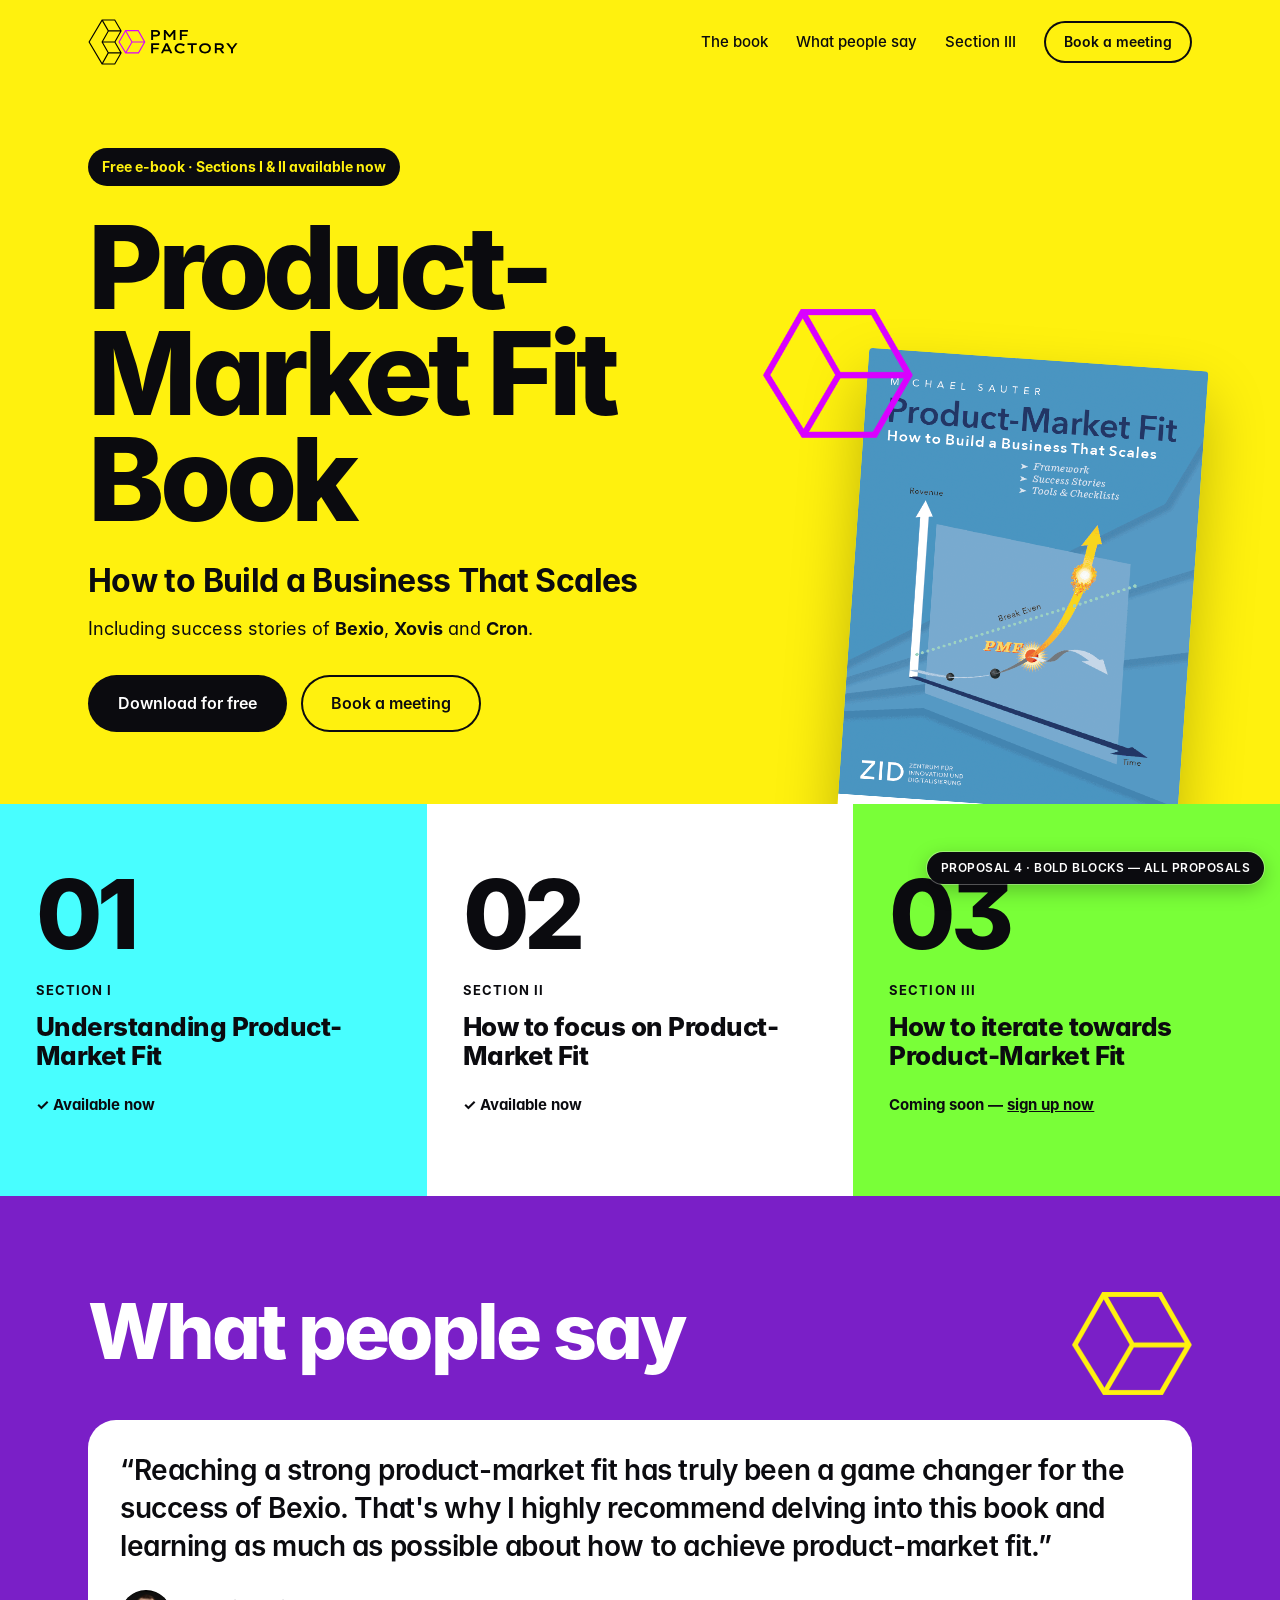
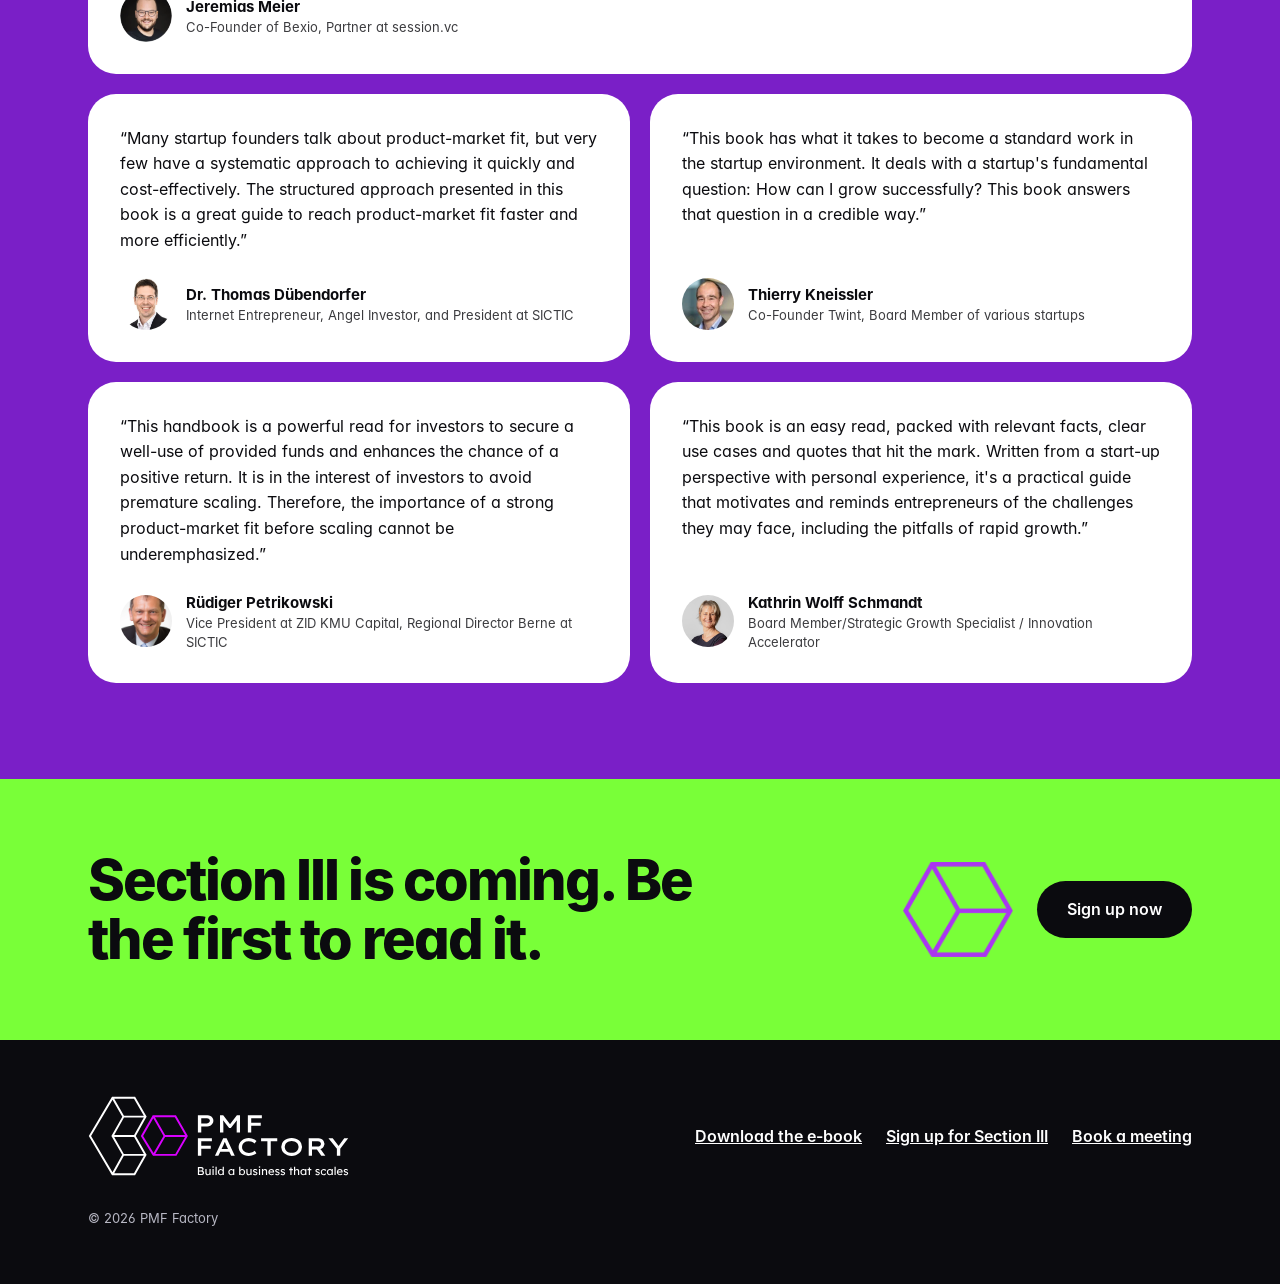
<file: proposals/proposal-4-bold-blocks.html>
<!doctype html>
<html lang="en"><head><meta charset="utf-8">
<meta name="viewport" content="width=device-width, initial-scale=1">
<title>PMF Factory — Proposal 4: Bold Blocks</title>
<link rel="icon" href="../assets/brand/cube-pinkpurple.png">
<style>
@font-face{font-family:"Inter";font-weight:400;font-style:normal;font-display:swap;src:url("../assets/fonts/Inter/Inter-Regular.woff") format("woff")}
@font-face{font-family:"Inter";font-weight:500;font-style:normal;font-display:swap;src:url("../assets/fonts/Inter/Inter-Medium.woff") format("woff")}
@font-face{font-family:"Inter";font-weight:600;font-style:normal;font-display:swap;src:url("../assets/fonts/Inter/Inter-SemiBold.woff") format("woff")}
@font-face{font-family:"Inter";font-weight:700;font-style:normal;font-display:swap;src:url("../assets/fonts/Inter/Inter-Bold.woff") format("woff")}
@font-face{font-family:"Inter";font-weight:800;font-style:normal;font-display:swap;src:url("../assets/fonts/Inter/Inter-ExtraBold.woff") format("woff")}
*{box-sizing:border-box}
html{-webkit-text-size-adjust:100%}
body{margin:0;font-family:"Inter",system-ui,sans-serif;font-feature-settings:"cv11","ss01";-webkit-font-smoothing:antialiased;line-height:1.55}
img{max-width:100%;display:block}
a{color:inherit}
.wrap{max-width:1160px;margin:0 auto;padding:0 28px}
.nav-in{display:flex;align-items:center;justify-content:space-between;gap:24px;height:84px}
.logo img{height:46px;width:auto}
.nav nav{display:flex;align-items:center;gap:28px;font-size:15px;font-weight:500}
.nav nav a{text-decoration:none}
.btn{display:inline-flex;align-items:center;justify-content:center;gap:10px;font-weight:600;font-size:16px;text-decoration:none;padding:14px 26px;transition:transform .15s ease, background-color .15s ease}
.btn:hover{transform:translateY(-1px)}
.btn:focus-visible,a:focus-visible{outline:3px solid var(--focus);outline-offset:3px}
h1,h2,h3{margin:0;font-weight:800;letter-spacing:-.025em;line-height:1.05}
.checks{list-style:none;padding:0;margin:0}
.checks li{display:flex;gap:12px;align-items:baseline;padding:6px 0}
.t{margin:0;display:flex;flex-direction:column;justify-content:space-between;gap:24px}
.t blockquote{margin:0;font-size:16px;line-height:1.6}
.t figcaption{display:flex;gap:14px;align-items:center}
.t figcaption img{width:52px;height:52px;border-radius:50%;object-fit:cover;flex:none}
.t figcaption strong{display:block;font-size:15px}
.t figcaption small{display:block;font-size:13px;line-height:1.4;opacity:.8}
.proposal-tag{position:fixed;right:16px;bottom:16px;z-index:50;font:600 12px/1 "Inter",sans-serif;letter-spacing:.04em;text-transform:uppercase;padding:10px 14px;background:#0B0B0F;color:#fff;text-decoration:none;border-radius:999px;box-shadow:0 0 0 1px rgba(255,255,255,.3),0 6px 20px rgba(0,0,0,.25)}
@media (max-width:860px){.proposal-tag{font-size:10px;padding:8px 10px}.nav nav a:not(.btn){display:none}.logo img{height:36px}}

:root{--ink:#0B0B0F;--white:#FFFFFF;--yellow:#FFF10E;--green:#79FF38;--blue:#48FEFF;--purple:#7A1FC7;--purple-bright:#AA35F1;--magenta:#D900FF;--focus:#0B0B0F}
body{background:var(--white);color:var(--ink)}
.nav{background:var(--yellow)}
.btn{border-radius:999px;padding:16px 30px}
.btn-primary{background:var(--ink);color:var(--white)}
.btn-primary:hover{background:#2A2A33}
.btn-secondary,.btn-nav{background:transparent;color:var(--ink);box-shadow:inset 0 0 0 2px var(--ink)}
.btn-secondary:hover,.btn-nav:hover{background:var(--ink);color:var(--yellow)}
.btn-nav{padding:10px 20px;font-size:14px}
.band{position:relative;overflow:hidden}
.b-yellow{background:var(--yellow)}
.b-purple{background:var(--purple);color:var(--white)}
.b-green{background:var(--green)}
.b-ink{background:var(--ink);color:var(--white)}
.hero{display:grid;grid-template-columns:1.25fr .75fr;gap:40px;align-items:end;padding-top:64px}
.eyebrow{display:inline-block;font-size:14px;font-weight:700;background:var(--ink);color:var(--yellow);padding:8px 14px;border-radius:999px;margin:0 0 28px}
h1{font-size:clamp(56px,9vw,128px);line-height:.92;letter-spacing:-.045em}
.sub{font-size:clamp(22px,2.6vw,32px);font-weight:700;letter-spacing:-.02em;margin:24px 0 10px}
.lead{font-size:18px;margin:0 0 32px}
.ctas{display:flex;flex-wrap:wrap;gap:14px;padding-bottom:72px}
.hero .bookcol{position:relative;align-self:end}
.hero .cover{width:100%;max-width:340px;margin-left:auto;transform:translateY(40px) rotate(4deg);box-shadow:0 30px 60px rgba(0,0,0,.25);border-radius:4px}
.hero .cube{position:absolute;width:150px;left:-30px;top:-10px;z-index:2}
.secs{display:grid;grid-template-columns:repeat(3,1fr);gap:0;padding:0}
.sec{padding:72px 36px 64px;position:relative}
.sec:nth-child(1){background:var(--blue)}.sec:nth-child(2){background:var(--white)}.sec:nth-child(3){background:var(--green)}
.sec .num{font-size:96px;font-weight:800;letter-spacing:-.05em;line-height:.8;display:block;margin-bottom:24px}
.sec small{font-size:13px;font-weight:700;letter-spacing:.08em;text-transform:uppercase}
.sec h3{font-size:26px;letter-spacing:-.02em;line-height:1.15;margin:10px 0 22px}
.sec .status{font-weight:700;font-size:15px}
.voices{padding-top:96px;padding-bottom:96px}
.voices h2{font-size:clamp(40px,6vw,80px);letter-spacing:-.04em;margin-bottom:48px;color:var(--white)}
.voices .head{display:flex;justify-content:space-between;align-items:flex-start;gap:20px}
.voices .head .cube{width:120px}
.tgrid{display:grid;grid-template-columns:repeat(2,1fr);gap:20px}
.t{background:var(--white);color:var(--ink);border-radius:28px;padding:32px}
.t0{grid-column:1/-1}
.t0 blockquote{font-size:clamp(20px,2.2vw,28px);font-weight:600;letter-spacing:-.015em;line-height:1.35}
.cta{display:flex;flex-wrap:wrap;gap:32px;align-items:center;justify-content:space-between;padding-top:72px;padding-bottom:72px}
.cta h2{font-size:clamp(32px,4.4vw,56px);letter-spacing:-.035em;max-width:640px}
.cta .row{display:flex;align-items:center;gap:24px}
.cta .cube{width:110px}
.foot{padding:56px 0}
.foot-in{display:flex;flex-wrap:wrap;gap:32px;align-items:center;justify-content:space-between}
.foot-in>img{height:80px;width:auto}
.foot-links{display:flex;gap:24px;font-weight:600}
.fine{color:#B8B8C4;font-size:13px;width:100%;margin:0}
@media (max-width:900px){.hero{grid-template-columns:1fr}.hero .cover{max-width:260px;margin:0 auto}.secs{grid-template-columns:1fr}.tgrid{grid-template-columns:1fr}.hero .cube{width:100px;left:0}}

</style></head>
<body class="p4">
<header class="nav"><div class="wrap nav-in">
  <a class="logo" href="index.html"><img src="../assets/brand/pmf-logo.svg" alt="PMF Factory"></a>
  <nav><a href="#book">The book</a><a href="#voices">What people say</a><a href="../book.html">Section III</a>
  <a class="btn btn-nav" href="https://meetings-eu1.hubspot.com/michael-sauter?uuid=01936928-e975-4b52-94f2-f57a9d11f961">Book a meeting</a></nav></div></header>
<main>
<section class="band b-yellow" id="book"><div class="wrap hero"><div><p class="eyebrow">Free e-book · Sections I &amp; II available now</p>
<h1>Product-Market Fit Book</h1>
<p class="sub">How to Build a Business That Scales</p>
<p class="lead">Including success stories of <strong>Bexio</strong>, <strong>Xovis</strong> and <strong>Cron</strong>.</p><div class="ctas"><a class="btn btn-primary" href="https://share-eu1.hsforms.com/1mr8lliBuQYeUVpN2lhS3Tw2du7hm">Download for free</a>
<a class="btn btn-secondary" href="https://meetings-eu1.hubspot.com/michael-sauter?uuid=01936928-e975-4b52-94f2-f57a9d11f961">Book a meeting</a></div></div>
<div class="bookcol"><img class="cube" src="../assets/brand/cube-pinkpurple.png" alt="" aria-hidden="true"><img class="cover" src="../assets/images/image-3.png" alt="Book cover: Product-Market Fit — How to Build a Business That Scales, by Michael Sauter"></div></div></section>
<section class="secs"><div class="sec"><span class="num">01</span><small>Section I</small><h3>Understanding Product-Market Fit</h3><p class="status">✓ Available now</p></div><div class="sec"><span class="num">02</span><small>Section II</small><h3>How to focus on Product-Market Fit</h3><p class="status">✓ Available now</p></div><div class="sec"><span class="num">03</span><small>Section III</small><h3>How to iterate towards Product-Market Fit</h3><p class="status">Coming soon — <a href="../book.html">sign up now</a></p></div></section>
<section class="band b-purple" id="voices"><div class="wrap voices"><div class="head"><h2>What people say</h2><img class="cube" src="../assets/brand/cube-yellow.png" alt="" aria-hidden="true"></div><div class="tgrid"><figure class="t t0" >
  <blockquote>“Reaching a strong product-market fit has truly been a game changer for the success of Bexio. That's why I highly recommend delving into this book and learning as much as possible about how to achieve product-market fit.”</blockquote>
  <figcaption><img src="../assets/images/Jeremias.webp" alt="Jeremias Meier"><span><strong>Jeremias Meier</strong><small>Co-Founder of Bexio, Partner at session.vc</small></span></figcaption>
</figure>
<figure class="t t1" >
  <blockquote>“Many startup founders talk about product-market fit, but very few have a systematic approach to achieving it quickly and cost-effectively. The structured approach presented in this book is a great guide to reach product-market fit faster and more efficiently.”</blockquote>
  <figcaption><img src="../assets/images/thomas-duebendorfer.webp" alt="Dr. Thomas Dübendorfer"><span><strong>Dr. Thomas Dübendorfer</strong><small>Internet Entrepreneur, Angel Investor, and President at SICTIC</small></span></figcaption>
</figure>
<figure class="t t2" >
  <blockquote>“This book has what it takes to become a standard work in the startup environment. It deals with a startup's fundamental question: How can I grow successfully? This book answers that question in a credible way.”</blockquote>
  <figcaption><img src="../assets/images/thierry-kneissler.webp" alt="Thierry Kneissler"><span><strong>Thierry Kneissler</strong><small>Co-Founder Twint, Board Member of various startups</small></span></figcaption>
</figure>
<figure class="t t3" >
  <blockquote>“This handbook is a powerful read for investors to secure a well-use of provided funds and enhances the chance of a positive return. It is in the interest of investors to avoid premature scaling. Therefore, the importance of a strong product-market fit before scaling cannot be underemphasized.”</blockquote>
  <figcaption><img src="../assets/images/ruediger-petrikowski.webp" alt="Rüdiger Petrikowski"><span><strong>Rüdiger Petrikowski</strong><small>Vice President at ZID KMU Capital, Regional Director Berne at SICTIC</small></span></figcaption>
</figure>
<figure class="t t4" >
  <blockquote>“This book is an easy read, packed with relevant facts, clear use cases and quotes that hit the mark. Written from a start-up perspective with personal experience, it's a practical guide that motivates and reminds entrepreneurs of the challenges they may face, including the pitfalls of rapid growth.”</blockquote>
  <figcaption><img src="../assets/images/kathrin-wolff-schmandt.webp" alt="Kathrin Wolff Schmandt"><span><strong>Kathrin Wolff Schmandt</strong><small>Board Member/Strategic Growth Specialist / Innovation Accelerator</small></span></figcaption>
</figure></div></div></section>
<section class="band b-green"><div class="wrap cta"><h2>Section III is coming. Be the first to read it.</h2>
<div class="row"><img class="cube" src="../assets/brand/cube-purple.png" alt="" aria-hidden="true"><a class="btn btn-primary" href="../book.html">Sign up now</a></div></div></section>
</main><div class="band b-ink"><footer class="foot"><div class="wrap foot-in">
<img src="../assets/brand/pmf-logo-slogan-white.svg" alt="PMF Factory — Build a business that scales">
<div class="foot-links"><a href="https://share-eu1.hsforms.com/1mr8lliBuQYeUVpN2lhS3Tw2du7hm">Download the e-book</a><a href="../book.html">Sign up for Section III</a><a href="https://meetings-eu1.hubspot.com/michael-sauter?uuid=01936928-e975-4b52-94f2-f57a9d11f961">Book a meeting</a></div>
<p class="fine">© 2026 PMF Factory</p></div></footer></div>
<a class="proposal-tag" href="index.html">Proposal 4 · Bold Blocks — all proposals</a>
</body></html>
</file>
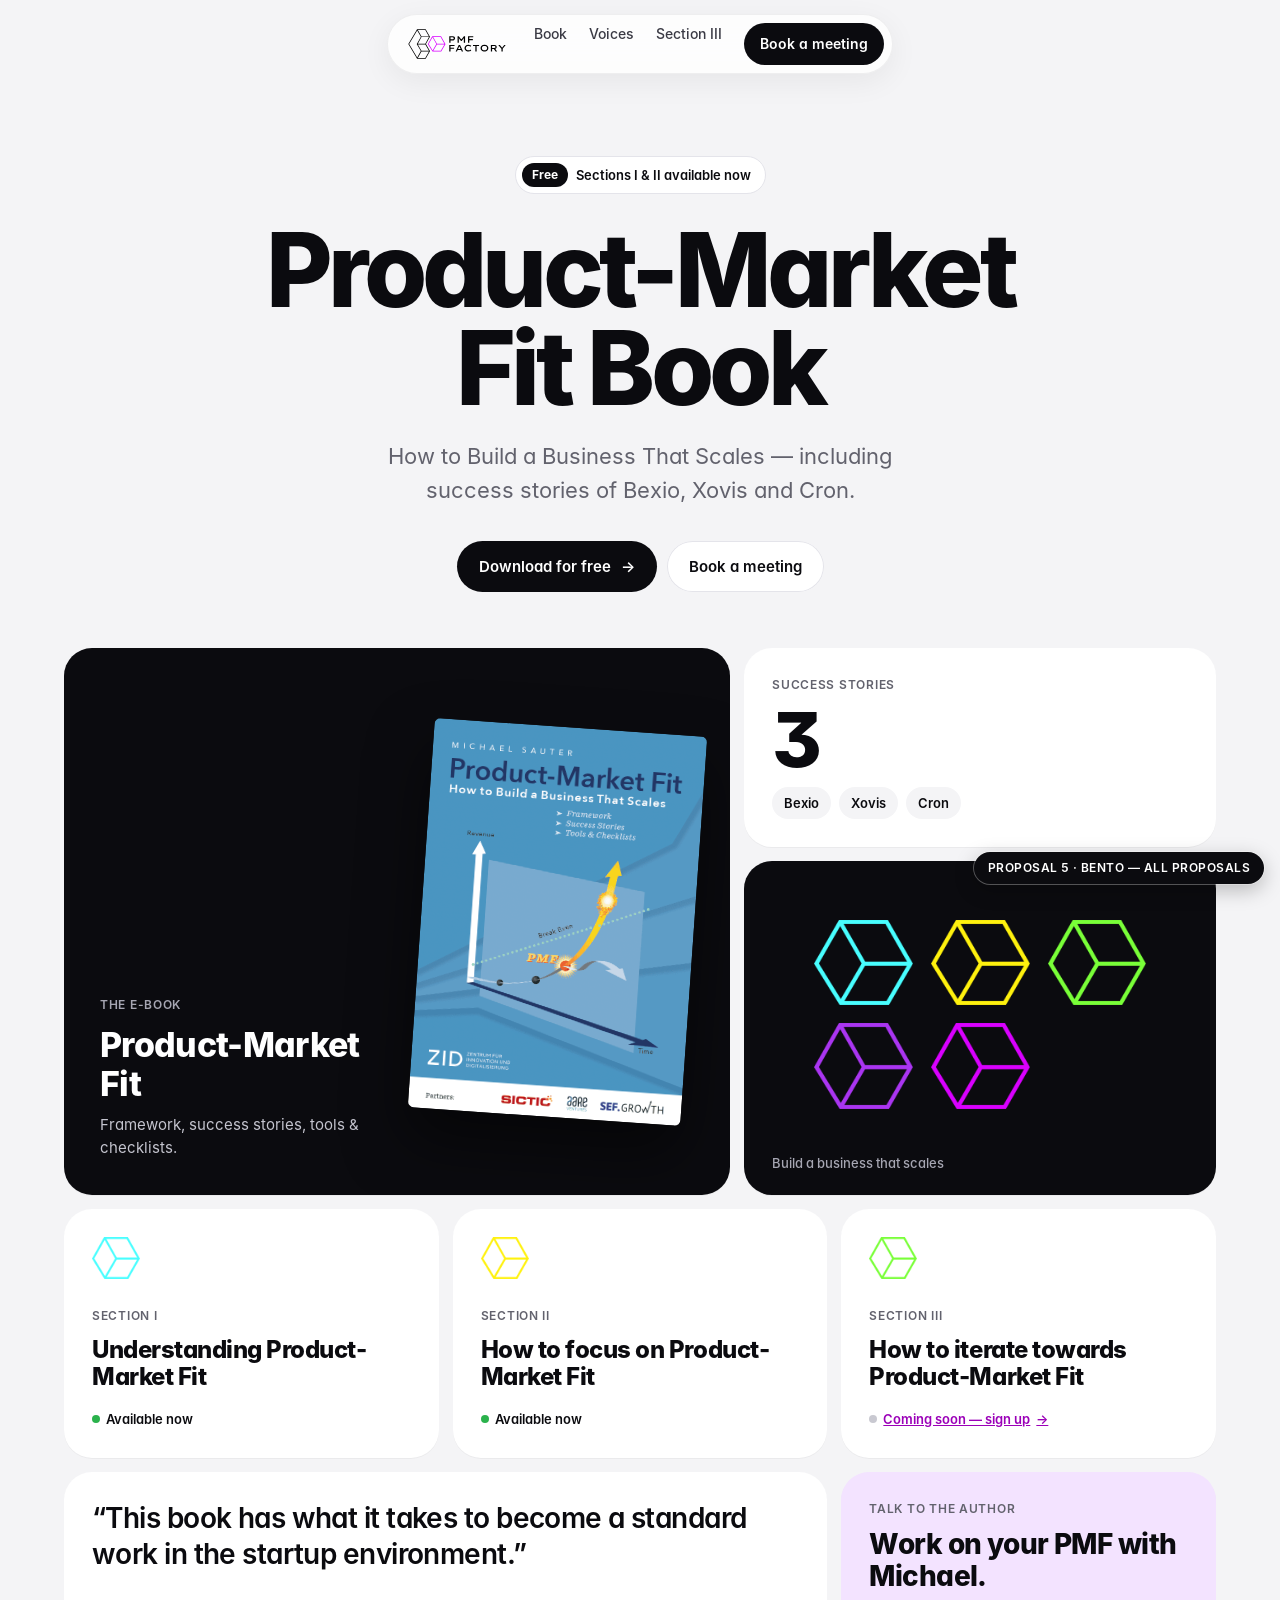
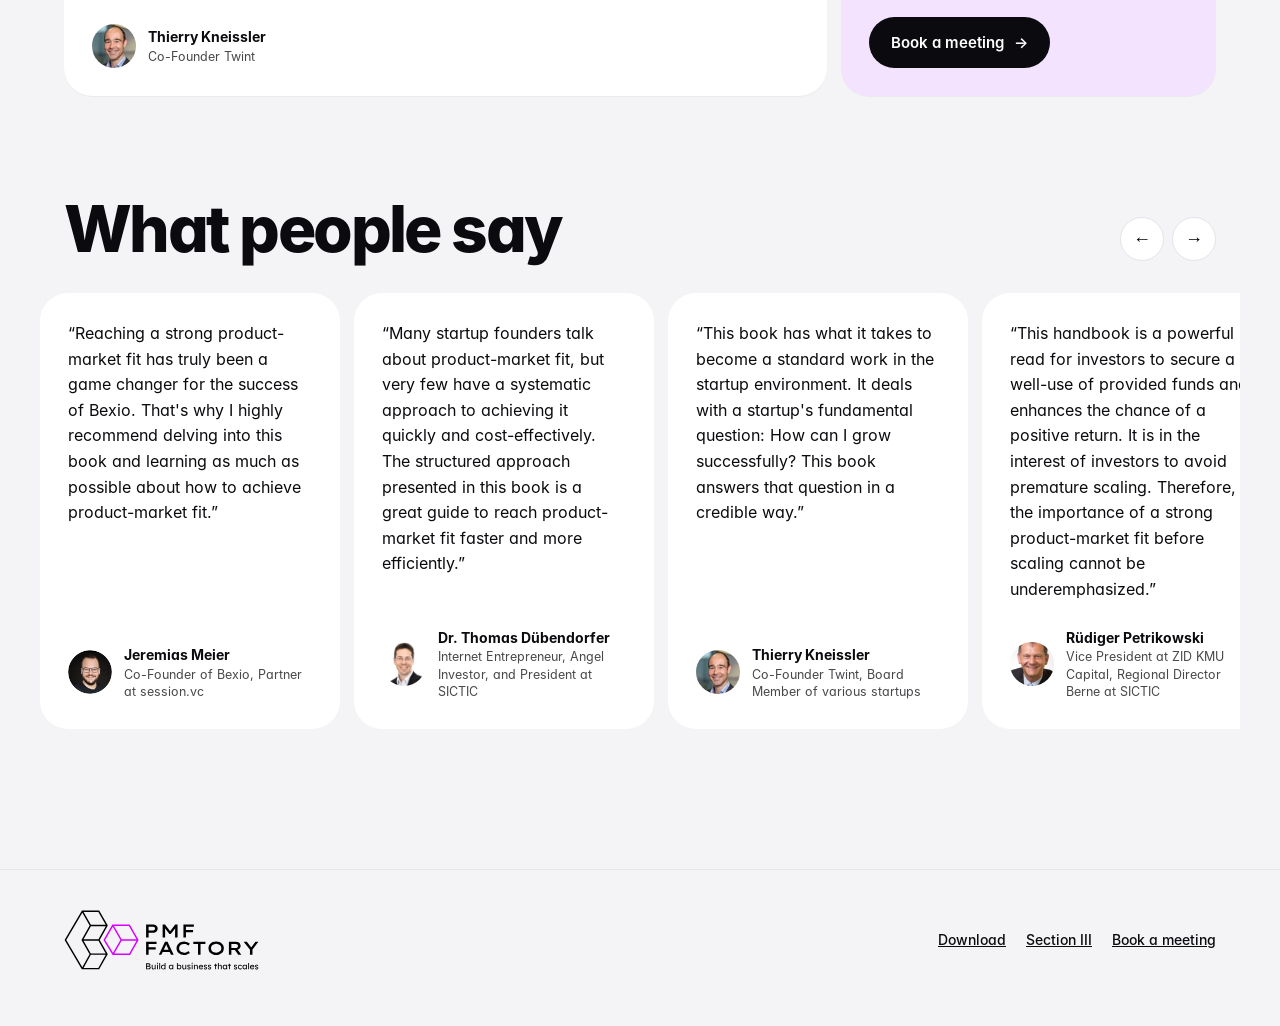
<file: proposals/proposal-5-bento.html>
<!doctype html>
<html lang="en"><head><meta charset="utf-8"><meta name="viewport" content="width=device-width, initial-scale=1">
<title>PMF Factory — Proposal 5: Bento</title><link rel="icon" href="../assets/brand/cube-pinkpurple.png">
<style>
@font-face{font-family:"Inter";font-weight:400;font-style:normal;font-display:swap;src:url("../assets/fonts/Inter/Inter-Regular.woff") format("woff")}
@font-face{font-family:"Inter";font-weight:500;font-style:normal;font-display:swap;src:url("../assets/fonts/Inter/Inter-Medium.woff") format("woff")}
@font-face{font-family:"Inter";font-weight:600;font-style:normal;font-display:swap;src:url("../assets/fonts/Inter/Inter-SemiBold.woff") format("woff")}
@font-face{font-family:"Inter";font-weight:700;font-style:normal;font-display:swap;src:url("../assets/fonts/Inter/Inter-Bold.woff") format("woff")}
@font-face{font-family:"Inter";font-weight:800;font-style:normal;font-display:swap;src:url("../assets/fonts/Inter/Inter-ExtraBold.woff") format("woff")}
*{box-sizing:border-box}html{-webkit-text-size-adjust:100%;scroll-behavior:smooth}
body{margin:0;font-family:"Inter",system-ui,sans-serif;font-feature-settings:"cv11","ss01";-webkit-font-smoothing:antialiased;line-height:1.55}
img{max-width:100%;display:block}a{color:inherit}
h1,h2,h3{margin:0;font-weight:800;letter-spacing:-.03em;line-height:1.02}
.wrap{max-width:1200px;margin:0 auto;padding:0 24px}
.btn{display:inline-flex;align-items:center;gap:10px;font-weight:600;font-size:15px;text-decoration:none;padding:14px 22px;border-radius:999px;transition:transform .2s ease,background-color .2s ease,box-shadow .2s ease}
.btn:hover{transform:translateY(-1px)}
.btn .arr{transition:transform .2s ease}.btn:hover .arr{transform:translateX(3px)}
a:focus-visible,.btn:focus-visible{outline:3px solid var(--focus);outline-offset:3px}
.t{margin:0;display:flex;flex-direction:column;justify-content:space-between;gap:24px}
.t blockquote{margin:0;font-size:16px;line-height:1.6}
.t figcaption{display:flex;gap:12px;align-items:center}
.t figcaption img{width:44px;height:44px;border-radius:50%;object-fit:cover;flex:none}
.t strong{display:block;font-size:14px}.t small{display:block;font-size:12.5px;line-height:1.4;opacity:.75}
.proposal-tag{position:fixed;right:16px;bottom:16px;z-index:60;font:600 12px/1 "Inter",sans-serif;letter-spacing:.04em;text-transform:uppercase;padding:10px 14px;background:#0B0B0F;color:#fff;text-decoration:none;border-radius:999px;box-shadow:0 0 0 1px rgba(255,255,255,.3),0 6px 20px rgba(0,0,0,.25)}
@media (max-width:860px){.proposal-tag{font-size:10px;padding:8px 10px}}
@media (prefers-reduced-motion:reduce){*,*::before,*::after{animation:none!important;transition:none!important;scroll-behavior:auto!important}}


:root{--bg:#F4F4F6;--tile:#FFFFFF;--ink:#0B0B0F;--muted:#62626D;--line:#E4E4EA;--accent:#9B00B8;--focus:#9B00B8}
body{background:var(--bg);color:var(--ink)}
.nav{position:sticky;top:14px;z-index:20;display:flex;justify-content:center;padding:0 16px}
.nav-in{display:flex;align-items:center;gap:28px;background:rgba(255,255,255,.78);backdrop-filter:saturate(1.6) blur(16px);-webkit-backdrop-filter:saturate(1.6) blur(16px);border:1px solid rgba(11,11,15,.06);box-shadow:0 8px 30px rgba(11,11,15,.06);border-radius:999px;padding:8px 8px 8px 20px}
.nav-in .logo img{height:30px}
.nav-in nav{display:flex;gap:22px;font-size:14px;font-weight:500}.nav-in nav a{text-decoration:none;color:#3A3A44}.nav-in nav a:hover{color:var(--ink)}.nav-in nav a.btn{color:#fff}
.btn-ink{background:var(--ink);color:#fff}.btn-ink:hover{background:#2A2A33}
.btn-white{background:var(--tile);color:var(--ink);box-shadow:inset 0 0 0 1px var(--line)}
.btn-sm{padding:10px 16px;font-size:14px}
.hero{text-align:center;padding:96px 0 56px}
.chip{display:inline-flex;align-items:center;gap:8px;font-size:13px;font-weight:600;background:var(--tile);border:1px solid var(--line);border-radius:999px;padding:6px 14px 6px 6px;margin-bottom:28px}
.chip b{background:var(--ink);color:#fff;border-radius:999px;padding:3px 10px;font-size:12px}
.hero h1{font-size:clamp(48px,8vw,104px);letter-spacing:-.045em;line-height:.95}
.hero .sub{font-size:clamp(18px,2vw,22px);color:var(--muted);margin:22px auto 34px;max-width:560px}
.ctas{display:flex;gap:10px;justify-content:center;flex-wrap:wrap}
.bento{display:grid;grid-template-columns:repeat(12,1fr);grid-auto-rows:minmax(160px,auto);gap:14px;padding-bottom:20px}
.tile{background:var(--tile);border-radius:28px;padding:28px;position:relative;overflow:hidden;box-shadow:0 1px 0 rgba(11,11,15,.04)}
.tile h3{font-size:24px;letter-spacing:-.02em;line-height:1.15}
.tile .k{font-size:12px;font-weight:600;letter-spacing:.06em;text-transform:uppercase;color:var(--muted);margin-bottom:10px;display:block}
.tile p{color:var(--muted);margin:10px 0 0;font-size:15px}
.t-book{grid-column:span 7;grid-row:span 3;background:var(--ink);color:#fff;display:flex;align-items:flex-end;justify-content:space-between;gap:20px;padding:36px}
.t-book .k{color:#A6A6B2}.t-book h3{font-size:34px;color:#fff}.t-book p{color:#C4C4CE}
.t-book .cover{width:46%;max-width:300px;align-self:center;border-radius:6px;transform:rotate(4deg);box-shadow:0 30px 60px rgba(0,0,0,.5);transition:transform .5s cubic-bezier(.2,.8,.2,1)}
.t-book:hover .cover{transform:rotate(0) scale(1.03)}
.t-stories{grid-column:span 5;grid-row:span 1}
.t-stories .big{font-size:76px;font-weight:800;letter-spacing:-.05em;line-height:.9}
.t-stories .logos{display:flex;gap:8px;flex-wrap:wrap;margin-top:14px}.t-stories .logos span{font-size:13px;font-weight:600;background:var(--bg);border-radius:999px;padding:6px 12px}
.t-cubes{grid-column:span 5;grid-row:span 2;background:#0B0B0F;display:grid;place-items:center;padding-bottom:56px}
.t-cubes .stack{display:grid;grid-template-columns:repeat(3,1fr);gap:18px;width:80%}
.t-cubes .cube{width:100%;transition:transform .6s cubic-bezier(.2,.8,.2,1)}
.t-cubes:hover .cube:nth-child(odd){transform:translateY(-8px) rotate(-6deg)}.t-cubes:hover .cube:nth-child(even){transform:translateY(8px) rotate(6deg)}
.t-cubes .cap{position:absolute;left:28px;bottom:22px;color:#A6A6B2;font-size:13px;font-weight:500}
.t-sec{grid-column:span 4}
.t-sec .cube{width:48px;margin-bottom:28px}
.t-sec .st{display:inline-flex;align-items:center;gap:6px;margin-top:18px;font-size:13px;font-weight:600}
.t-sec .dot{width:8px;height:8px;border-radius:50%;background:#2BB24C}.t-sec .dot.soon{background:#C9C9D1}
.t-sec a.st{color:var(--accent)}
.t-quote{grid-column:span 8;display:flex;flex-direction:column;justify-content:space-between}
.t-quote blockquote{font-size:clamp(20px,2.2vw,28px);font-weight:600;letter-spacing:-.02em;line-height:1.3;margin:0}
.t-meet{grid-column:span 4;background:#F3E3FF;display:flex;flex-direction:column;justify-content:space-between}
.t-meet h3{font-size:28px}
.voices{padding:80px 0 120px}
.voices .head{display:flex;justify-content:space-between;align-items:end;gap:20px;margin-bottom:28px}
.voices h2{font-size:clamp(36px,5vw,64px);letter-spacing:-.04em}
.rail{display:grid;grid-auto-flow:column;grid-auto-columns:minmax(300px,380px);gap:14px;overflow-x:auto;scroll-snap-type:x mandatory;padding:4px 24px 20px;margin:0 -24px;scrollbar-width:none}
.rail::-webkit-scrollbar{display:none}
.rail .t{scroll-snap-align:start;background:var(--tile);border-radius:28px;padding:28px}
.rail-ctl{display:flex;gap:8px}.rail-ctl button{width:44px;height:44px;border-radius:50%;border:1px solid var(--line);background:var(--tile);font-size:18px;cursor:pointer}
.foot{padding:40px 0 56px;border-top:1px solid var(--line)}
.foot-in{display:flex;justify-content:space-between;align-items:center;flex-wrap:wrap;gap:24px}
.foot-in img{height:60px}.foot-in nav{display:flex;gap:20px;font-size:14px;font-weight:500}
@media (max-width:960px){.bento>*{grid-column:1/-1!important;grid-row:auto!important}.t-book{flex-direction:column-reverse;align-items:flex-start}.t-book .cover{width:60%}.nav-in nav a:not(.btn){display:none}}

</style></head>
<body class="p5">
<header class="nav"><div class="nav-in"><a class="logo" href="#"><img src="../assets/brand/pmf-logo.svg" alt="PMF Factory"></a>
<nav><a href="#book">Book</a><a href="#voices">Voices</a><a href="../book.html">Section III</a><a class="btn btn-ink btn-sm" href="https://meetings-eu1.hubspot.com/michael-sauter?uuid=01936928-e975-4b52-94f2-f57a9d11f961">Book a meeting</a></nav></div></header>
<main class="wrap">
<section class="hero"><span class="chip"><b>Free</b> Sections I &amp; II available now</span>
<h1>Product-Market<br>Fit Book</h1>
<p class="sub">How to Build a Business That Scales — including success stories of Bexio, Xovis and Cron.</p>
<div class="ctas"><a class="btn btn-ink" href="https://share-eu1.hsforms.com/1mr8lliBuQYeUVpN2lhS3Tw2du7hm">Download for free <span class="arr" aria-hidden="true">→</span></a><a class="btn btn-white" href="https://meetings-eu1.hubspot.com/michael-sauter?uuid=01936928-e975-4b52-94f2-f57a9d11f961">Book a meeting</a></div></section>
<section class="bento" id="book">
<div class="tile t-book"><div><span class="k">The e-book</span><h3>Product-Market Fit</h3><p>Framework, success stories, tools &amp; checklists.</p></div>
<img class="cover" src="../assets/images/image-3.png" alt="Book cover: Product-Market Fit — How to Build a Business That Scales, by Michael Sauter"></div>
<div class="tile t-stories"><span class="k">Success stories</span><div class="big">3</div><div class="logos"><span>Bexio</span><span>Xovis</span><span>Cron</span></div></div>
<div class="tile t-cubes"><div class="stack"><img class="cube" src="../assets/brand/cube-blue.png" alt="" aria-hidden="true"><img class="cube" src="../assets/brand/cube-yellow.png" alt="" aria-hidden="true"><img class="cube" src="../assets/brand/cube-green.png" alt="" aria-hidden="true"><img class="cube" src="../assets/brand/cube-purple.png" alt="" aria-hidden="true"><img class="cube" src="../assets/brand/cube-pinkpurple.png" alt="" aria-hidden="true"><img class="cube" src="../assets/brand/cube-blue.png" alt="" style="opacity:0"></div><span class="cap">Build a business that scales</span></div>
<div class="tile t-sec"><img class="cube" src="../assets/brand/cube-blue.png" alt="" aria-hidden="true"><span class="k">Section I</span><h3>Understanding Product-Market Fit</h3><span class="st"><i class="dot"></i>Available now</span></div><div class="tile t-sec"><img class="cube" src="../assets/brand/cube-yellow.png" alt="" aria-hidden="true"><span class="k">Section II</span><h3>How to focus on Product-Market Fit</h3><span class="st"><i class="dot"></i>Available now</span></div><div class="tile t-sec"><img class="cube" src="../assets/brand/cube-green.png" alt="" aria-hidden="true"><span class="k">Section III</span><h3>How to iterate towards Product-Market Fit</h3><a class="st" href="../book.html"><i class="dot soon"></i>Coming soon — sign up <span class="arr" aria-hidden="true">→</span></a></div>
<div class="tile t-quote"><blockquote>“This book has what it takes to become a standard work in the startup environment.”</blockquote>
<div class="t" style="margin-top:24px"><figcaption><img src="../assets/images/thierry-kneissler.webp" alt="Thierry Kneissler"><span><strong>Thierry Kneissler</strong><small>Co-Founder Twint</small></span></figcaption></div></div>
<div class="tile t-meet"><div><span class="k">Talk to the author</span><h3>Work on your PMF with Michael.</h3></div><a class="btn btn-ink" href="https://meetings-eu1.hubspot.com/michael-sauter?uuid=01936928-e975-4b52-94f2-f57a9d11f961" style="align-self:flex-start;margin-top:24px">Book a meeting <span class="arr" aria-hidden="true">→</span></a></div>
</section>
<section class="voices" id="voices"><div class="head"><h2>What people say</h2><div class="rail-ctl"><button aria-label="Previous" data-d="-1">←</button><button aria-label="Next" data-d="1">→</button></div></div>
<div class="rail" id="rail"><figure class="t t0" ><blockquote>“Reaching a strong product-market fit has truly been a game changer for the success of Bexio. That's why I highly recommend delving into this book and learning as much as possible about how to achieve product-market fit.”</blockquote>
<figcaption><img src="../assets/images/Jeremias.webp" alt="Jeremias Meier"><span><strong>Jeremias Meier</strong><small>Co-Founder of Bexio, Partner at session.vc</small></span></figcaption></figure><figure class="t t1" ><blockquote>“Many startup founders talk about product-market fit, but very few have a systematic approach to achieving it quickly and cost-effectively. The structured approach presented in this book is a great guide to reach product-market fit faster and more efficiently.”</blockquote>
<figcaption><img src="../assets/images/thomas-duebendorfer.webp" alt="Dr. Thomas Dübendorfer"><span><strong>Dr. Thomas Dübendorfer</strong><small>Internet Entrepreneur, Angel Investor, and President at SICTIC</small></span></figcaption></figure><figure class="t t2" ><blockquote>“This book has what it takes to become a standard work in the startup environment. It deals with a startup's fundamental question: How can I grow successfully? This book answers that question in a credible way.”</blockquote>
<figcaption><img src="../assets/images/thierry-kneissler.webp" alt="Thierry Kneissler"><span><strong>Thierry Kneissler</strong><small>Co-Founder Twint, Board Member of various startups</small></span></figcaption></figure><figure class="t t3" ><blockquote>“This handbook is a powerful read for investors to secure a well-use of provided funds and enhances the chance of a positive return. It is in the interest of investors to avoid premature scaling. Therefore, the importance of a strong product-market fit before scaling cannot be underemphasized.”</blockquote>
<figcaption><img src="../assets/images/ruediger-petrikowski.webp" alt="Rüdiger Petrikowski"><span><strong>Rüdiger Petrikowski</strong><small>Vice President at ZID KMU Capital, Regional Director Berne at SICTIC</small></span></figcaption></figure><figure class="t t4" ><blockquote>“This book is an easy read, packed with relevant facts, clear use cases and quotes that hit the mark. Written from a start-up perspective with personal experience, it's a practical guide that motivates and reminds entrepreneurs of the challenges they may face, including the pitfalls of rapid growth.”</blockquote>
<figcaption><img src="../assets/images/kathrin-wolff-schmandt.webp" alt="Kathrin Wolff Schmandt"><span><strong>Kathrin Wolff Schmandt</strong><small>Board Member/Strategic Growth Specialist / Innovation Accelerator</small></span></figcaption></figure></div></section>
</main>
<footer class="foot"><div class="wrap foot-in"><img src="../assets/brand/pmf-logo-slogan.svg" alt="PMF Factory — Build a business that scales">
<nav><a href="https://share-eu1.hsforms.com/1mr8lliBuQYeUVpN2lhS3Tw2du7hm">Download</a><a href="../book.html">Section III</a><a href="https://meetings-eu1.hubspot.com/michael-sauter?uuid=01936928-e975-4b52-94f2-f57a9d11f961">Book a meeting</a></nav></div></footer>
<a class="proposal-tag" href="index.html">Proposal 5 · Bento — all proposals</a>
<script>document.querySelectorAll('.rail-ctl button').forEach(b=>b.onclick=()=>{const r=document.getElementById('rail');r.scrollBy({left:+b.dataset.d*r.clientWidth*.8,behavior:'smooth'})});</script>
</body></html>
</file>
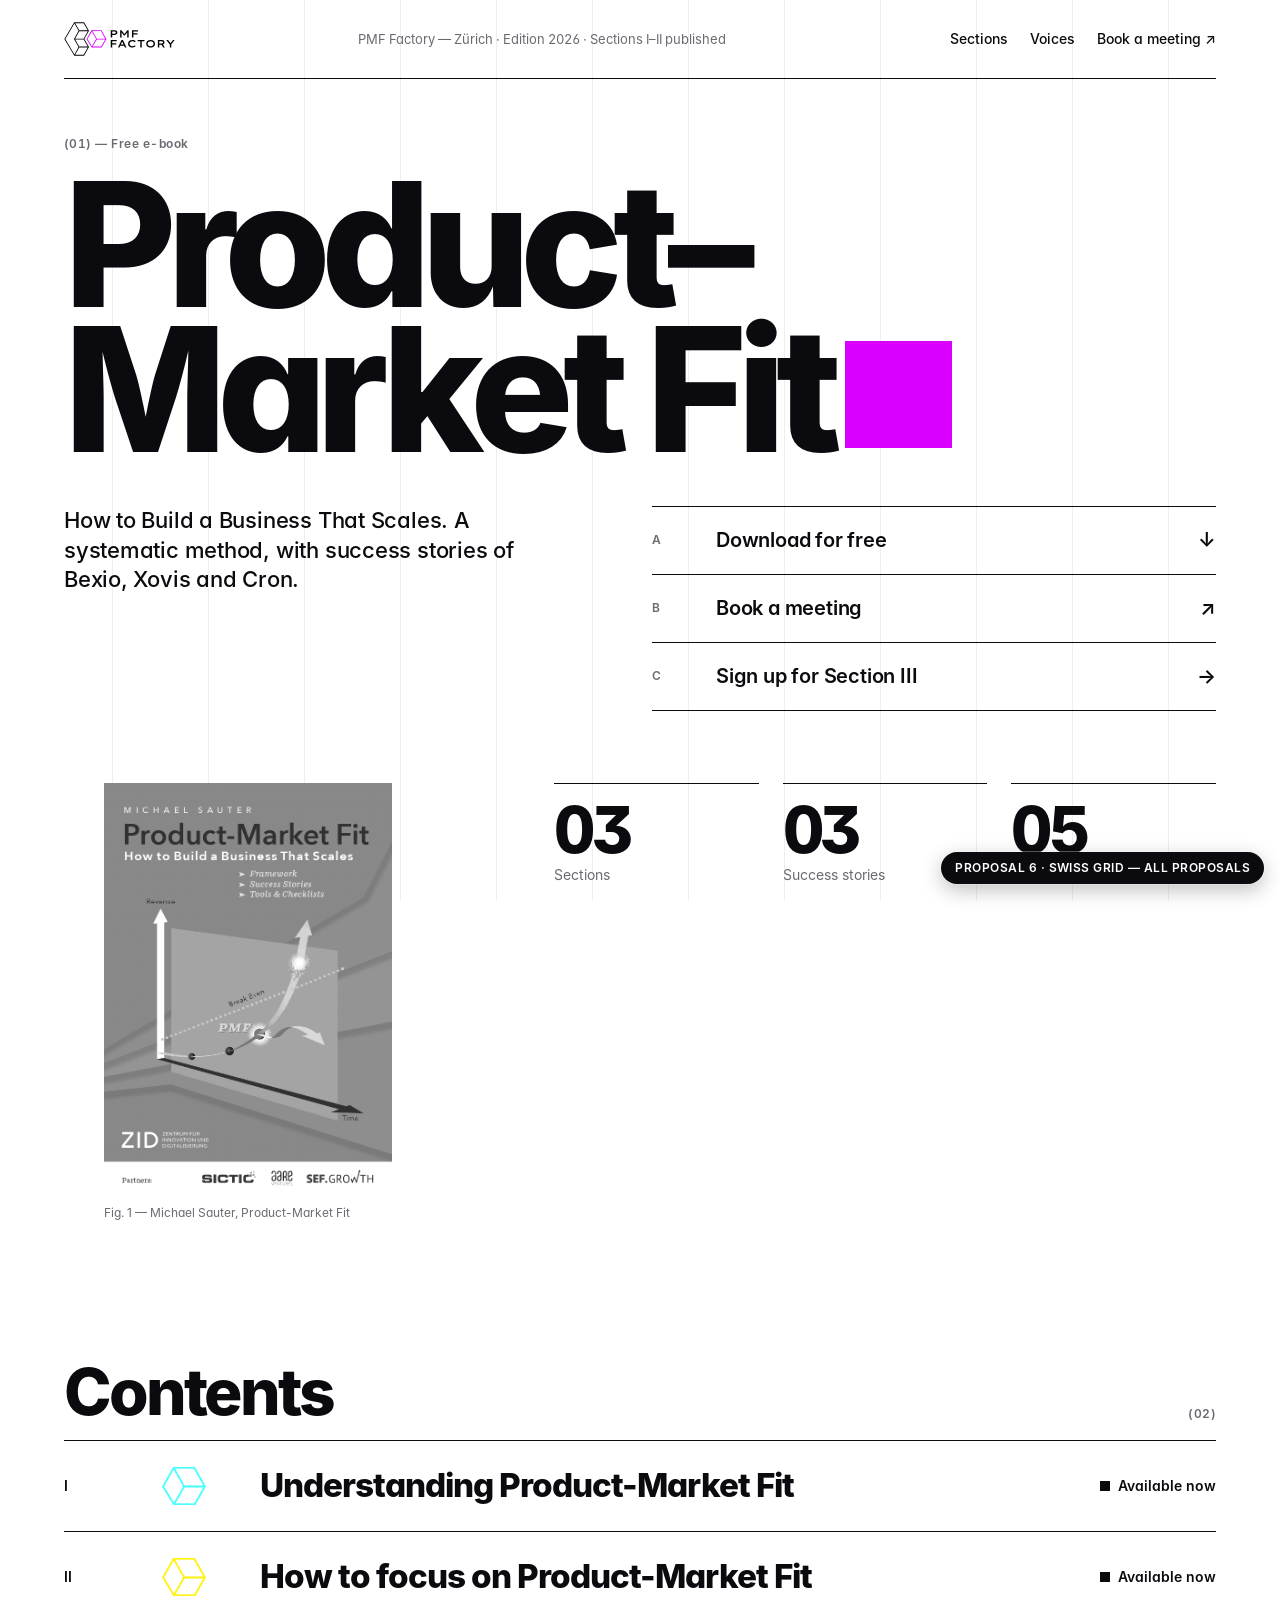
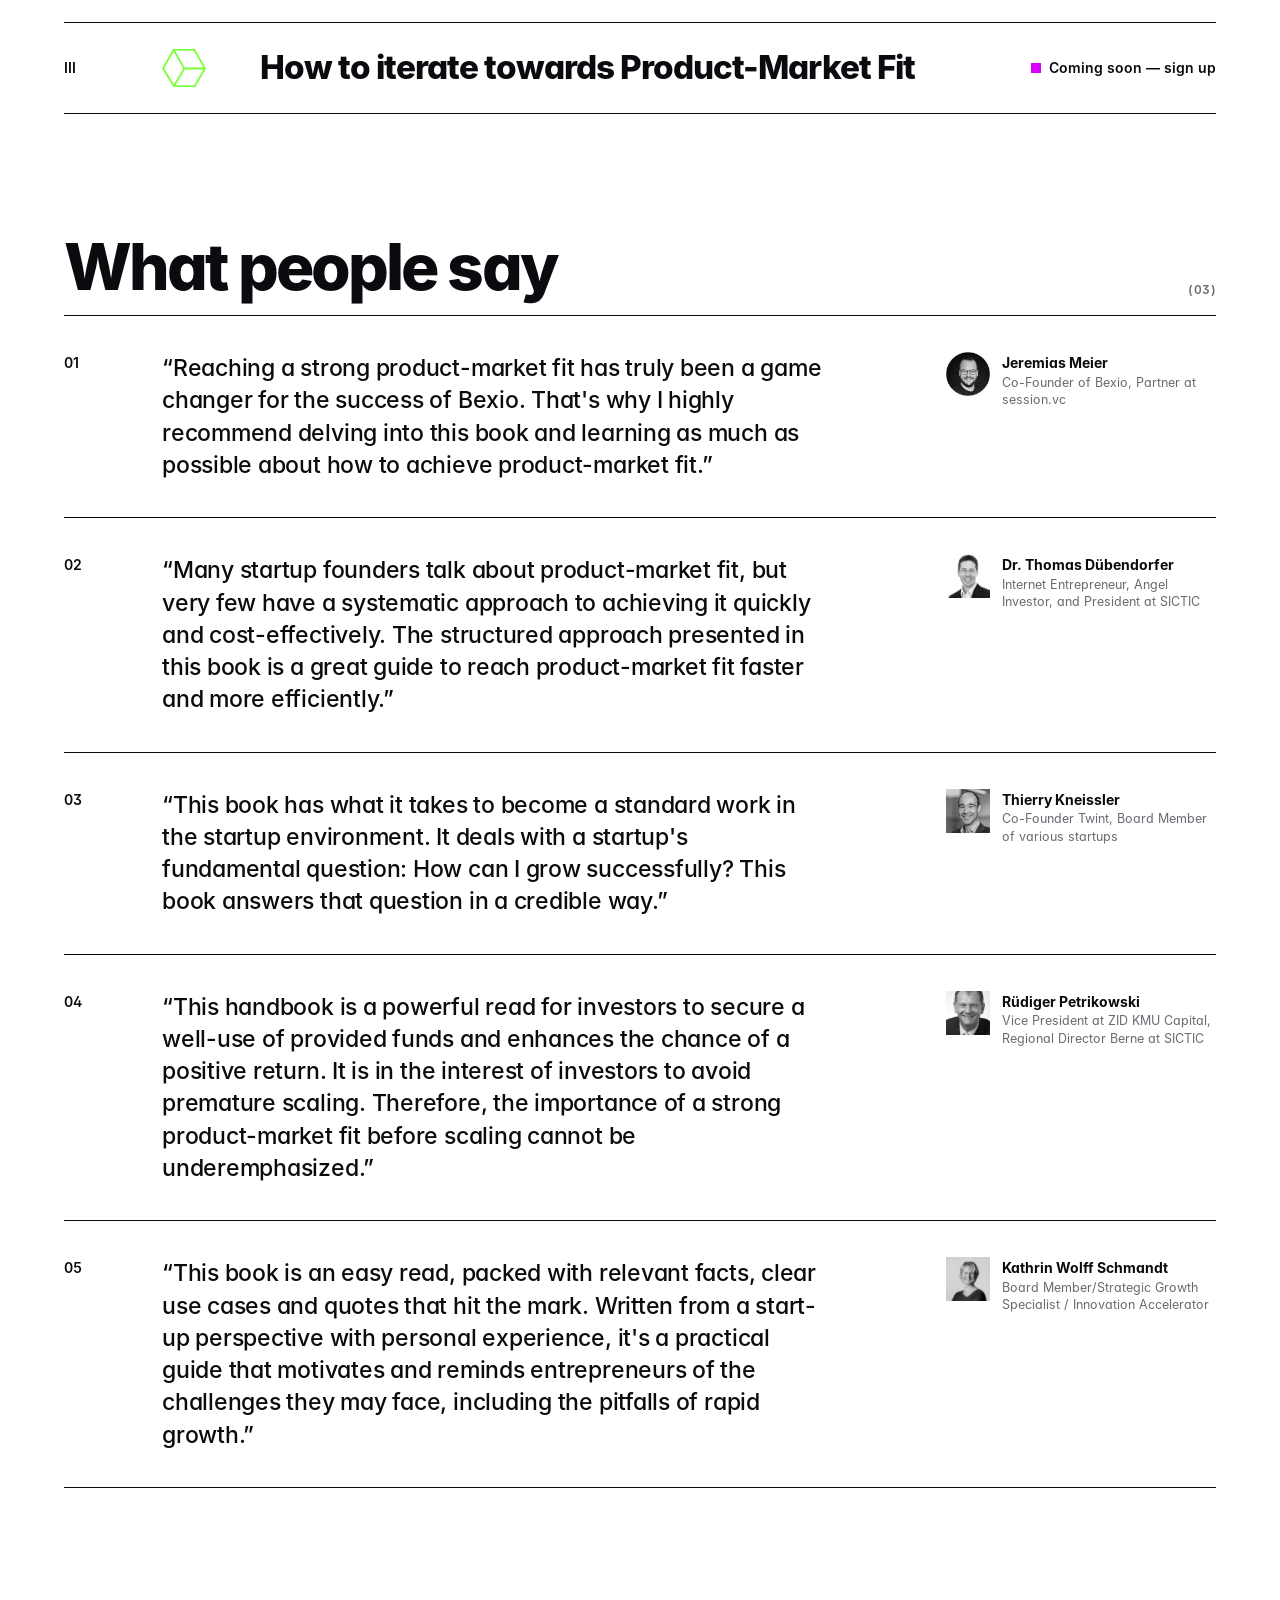
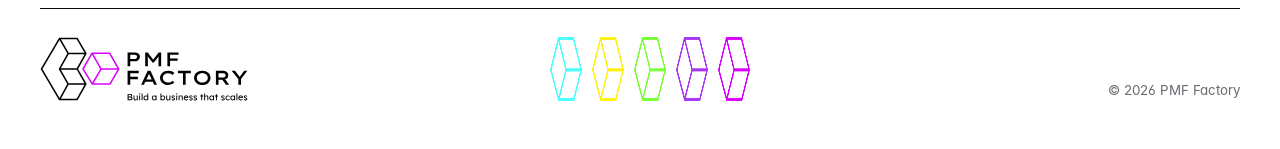
<file: proposals/proposal-6-swiss-grid.html>
<!doctype html>
<html lang="en"><head><meta charset="utf-8"><meta name="viewport" content="width=device-width, initial-scale=1">
<title>PMF Factory — Proposal 6: Swiss Grid</title><link rel="icon" href="../assets/brand/cube-pinkpurple.png">
<style>
@font-face{font-family:"Inter";font-weight:400;font-style:normal;font-display:swap;src:url("../assets/fonts/Inter/Inter-Regular.woff") format("woff")}
@font-face{font-family:"Inter";font-weight:500;font-style:normal;font-display:swap;src:url("../assets/fonts/Inter/Inter-Medium.woff") format("woff")}
@font-face{font-family:"Inter";font-weight:600;font-style:normal;font-display:swap;src:url("../assets/fonts/Inter/Inter-SemiBold.woff") format("woff")}
@font-face{font-family:"Inter";font-weight:700;font-style:normal;font-display:swap;src:url("../assets/fonts/Inter/Inter-Bold.woff") format("woff")}
@font-face{font-family:"Inter";font-weight:800;font-style:normal;font-display:swap;src:url("../assets/fonts/Inter/Inter-ExtraBold.woff") format("woff")}
*{box-sizing:border-box}html{-webkit-text-size-adjust:100%;scroll-behavior:smooth}
body{margin:0;font-family:"Inter",system-ui,sans-serif;font-feature-settings:"cv11","ss01";-webkit-font-smoothing:antialiased;line-height:1.55}
img{max-width:100%;display:block}a{color:inherit}
h1,h2,h3{margin:0;font-weight:800;letter-spacing:-.03em;line-height:1.02}
.wrap{max-width:1200px;margin:0 auto;padding:0 24px}
.btn{display:inline-flex;align-items:center;gap:10px;font-weight:600;font-size:15px;text-decoration:none;padding:14px 22px;border-radius:999px;transition:transform .2s ease,background-color .2s ease,box-shadow .2s ease}
.btn:hover{transform:translateY(-1px)}
.btn .arr{transition:transform .2s ease}.btn:hover .arr{transform:translateX(3px)}
a:focus-visible,.btn:focus-visible{outline:3px solid var(--focus);outline-offset:3px}
.t{margin:0;display:flex;flex-direction:column;justify-content:space-between;gap:24px}
.t blockquote{margin:0;font-size:16px;line-height:1.6}
.t figcaption{display:flex;gap:12px;align-items:center}
.t figcaption img{width:44px;height:44px;border-radius:50%;object-fit:cover;flex:none}
.t strong{display:block;font-size:14px}.t small{display:block;font-size:12.5px;line-height:1.4;opacity:.75}
.proposal-tag{position:fixed;right:16px;bottom:16px;z-index:60;font:600 12px/1 "Inter",sans-serif;letter-spacing:.04em;text-transform:uppercase;padding:10px 14px;background:#0B0B0F;color:#fff;text-decoration:none;border-radius:999px;box-shadow:0 0 0 1px rgba(255,255,255,.3),0 6px 20px rgba(0,0,0,.25)}
@media (max-width:860px){.proposal-tag{font-size:10px;padding:8px 10px}}
@media (prefers-reduced-motion:reduce){*,*::before,*::after{animation:none!important;transition:none!important;scroll-behavior:auto!important}}


:root{--paper:#FFFFFF;--ink:#0B0B0F;--muted:#6A6A72;--grid:#EDEDF0;--hot:#D900FF;--hot-ink:#9B00B8;--focus:#9B00B8}
body{background:var(--paper);color:var(--ink)}
body::before{content:"";position:fixed;inset:0;pointer-events:none;z-index:0;
background-image:linear-gradient(to right,var(--grid) 1px,transparent 1px);background-size:calc((min(100vw,1200px) - 48px)/12) 100%;background-position:center;opacity:.9;
-webkit-mask:linear-gradient(#000,#000);max-width:1200px;margin:0 auto;left:0;right:0}
main,header,footer{position:relative;z-index:1}
.wrap{max-width:1200px}
.top{display:grid;grid-template-columns:repeat(12,1fr);gap:0 24px;align-items:center;padding:22px 0;border-bottom:1px solid var(--ink)}
.top .logo{grid-column:span 3}.top .logo img{height:34px}
.top .meta{grid-column:span 5;font-size:13px;color:var(--muted);font-variant-numeric:tabular-nums}
.top nav{grid-column:span 4;display:flex;justify-content:flex-end;gap:22px;font-size:14px;font-weight:500}
.top nav a{text-decoration:none}.top nav a:hover{text-decoration:underline;text-underline-offset:4px}
.idx{font-size:12px;font-weight:600;letter-spacing:.04em;color:var(--muted);font-variant-numeric:tabular-nums}
.hero{display:grid;grid-template-columns:repeat(12,1fr);gap:0 24px;padding:56px 0 0}
.hero>.idx{grid-column:1/-1;margin-bottom:18px}
.hero h1{grid-column:1/-1;font-size:clamp(56px,13.5vw,188px);letter-spacing:-.06em;line-height:.84;font-weight:800}
.hero h1 .hot{display:inline-block;width:.62em;height:.62em;background:var(--hot);vertical-align:.02em;margin-left:.08em}
.hero .lede{grid-column:1/span 5;margin-top:44px;font-size:22px;line-height:1.35;font-weight:500;letter-spacing:-.01em}
.hero .actions{grid-column:7/span 6;margin-top:44px;display:flex;flex-direction:column;gap:0;border-top:1px solid var(--ink)}
.row-link{display:grid;grid-template-columns:48px 1fr auto;align-items:center;gap:16px;padding:18px 0;border-bottom:1px solid var(--ink);text-decoration:none;font-size:20px;font-weight:600;letter-spacing:-.01em;transition:padding .25s ease,background-color .25s ease,color .25s ease}
.row-link:hover{background:var(--ink);color:#fff;padding-left:16px;padding-right:16px}
.row-link .idx{color:inherit;opacity:.6}
.hero .book{grid-column:1/span 4;margin-top:72px;position:relative}
.hero .book img{width:100%;filter:grayscale(1) contrast(1.05);transition:filter .5s ease}
.hero .book:hover img{filter:none}
.hero .book figcaption{font-size:12px;color:var(--muted);margin-top:10px}
.hero .facts{grid-column:6/span 7;margin-top:72px;display:grid;grid-template-columns:repeat(3,1fr);gap:0 24px;align-content:start}
.fact{border-top:1px solid var(--ink);padding-top:14px}
.fact b{display:block;font-size:64px;font-weight:800;letter-spacing:-.05em;line-height:1;font-variant-numeric:tabular-nums}
.fact span{font-size:14px;color:var(--muted)}
.sec{margin-top:120px}
.sec-head{display:grid;grid-template-columns:repeat(12,1fr);gap:0 24px;align-items:end;border-bottom:1px solid var(--ink);padding-bottom:16px}
.sec-head h2{grid-column:1/span 8;font-size:clamp(36px,5vw,64px);letter-spacing:-.045em}
.sec-head .idx{grid-column:12;text-align:right}
.list .item{display:grid;grid-template-columns:repeat(12,1fr);gap:0 24px;align-items:center;padding:26px 0;border-bottom:1px solid var(--ink);text-decoration:none;transition:background-color .25s ease,color .25s ease}
.list .item .n{grid-column:span 1;font-size:14px;font-weight:600;font-variant-numeric:tabular-nums}
.list .item .cube{grid-column:span 1;width:44px}
.list .item h3{grid-column:span 7;font-size:clamp(22px,2.6vw,34px);letter-spacing:-.03em}
.list .item .s{grid-column:span 3;text-align:right;font-size:14px;font-weight:600}
.list a.item:hover{background:var(--ink);color:#fff}
.list .item .s .sq{display:inline-block;width:10px;height:10px;background:var(--ink);margin-right:8px;vertical-align:0}
.list a.item .s .sq{background:var(--hot)}
.quotes .q{display:grid;grid-template-columns:repeat(12,1fr);gap:0 24px;padding:36px 0;border-bottom:1px solid var(--ink)}
.quotes .q .n{grid-column:span 1;font-size:14px;font-weight:600}
.quotes .q blockquote{grid-column:2/span 7;margin:0;font-size:clamp(18px,1.8vw,24px);line-height:1.4;font-weight:500;letter-spacing:-.01em}
.quotes .q .who{grid-column:10/span 3;display:flex;gap:12px;align-items:flex-start}
.quotes .q .who img{width:44px;height:44px;object-fit:cover;filter:grayscale(1)}
.quotes .q .who strong{display:block;font-size:14px}.quotes .q .who small{display:block;font-size:12.5px;color:var(--muted);line-height:1.4}
.foot{margin-top:120px;border-top:1px solid var(--ink);padding:28px 0 48px}
.foot-in{display:grid;grid-template-columns:repeat(12,1fr);gap:24px;align-items:end}
.foot-in img{grid-column:span 4;height:64px;width:auto}
.foot-in .cubes{grid-column:6/span 4;display:flex;gap:10px}.foot-in .cubes .cube{width:32px}
.foot-in small{grid-column:10/span 3;text-align:right;color:var(--muted)}
@media (max-width:860px){.top .meta{display:none}.top .logo{grid-column:span 6}.top nav{grid-column:span 6}.top nav a:not(:last-child){display:none}
.hero .lede,.hero .actions,.hero .book,.hero .facts{grid-column:1/-1}.hero .facts{grid-template-columns:1fr 1fr 1fr}.fact b{font-size:40px}
.list .item h3{grid-column:span 10}.list .item .s{grid-column:2/-1;text-align:left;margin-top:8px}.list .item .cube{display:none}
.quotes .q blockquote{grid-column:2/-1}.quotes .q .who{grid-column:2/-1;margin-top:18px}.foot-in>*{grid-column:1/-1!important;text-align:left!important}}

</style></head>
<body class="p6">
<header class="wrap"><div class="top"><a class="logo" href="#"><img src="../assets/brand/pmf-logo.svg" alt="PMF Factory"></a>
<span class="meta">PMF Factory — Zürich · Edition 2026 · Sections I–II published</span>
<nav><a href="#sections">Sections</a><a href="#voices">Voices</a><a href="https://meetings-eu1.hubspot.com/michael-sauter?uuid=01936928-e975-4b52-94f2-f57a9d11f961">Book a meeting ↗</a></nav></div></header>
<main class="wrap">
<section class="hero"><span class="idx">(01) — Free e-book</span>
<h1>Product–<br>Market Fit<span class="hot" aria-hidden="true"></span></h1>
<p class="lede">How to Build a Business That Scales. A systematic method, with success stories of Bexio, Xovis and Cron.</p>
<div class="actions"><a class="row-link" href="https://share-eu1.hsforms.com/1mr8lliBuQYeUVpN2lhS3Tw2du7hm"><span class="idx">A</span>Download for free<span>↓</span></a>
<a class="row-link" href="https://meetings-eu1.hubspot.com/michael-sauter?uuid=01936928-e975-4b52-94f2-f57a9d11f961"><span class="idx">B</span>Book a meeting<span>↗</span></a>
<a class="row-link" href="../book.html"><span class="idx">C</span>Sign up for Section III<span>→</span></a></div>
<figure class="book"><img src="../assets/images/image-3.png" alt="Book cover: Product-Market Fit — How to Build a Business That Scales, by Michael Sauter"><figcaption>Fig. 1 — Michael Sauter, Product-Market Fit</figcaption></figure>
<div class="facts"><div class="fact"><b>03</b><span>Sections</span></div><div class="fact"><b>03</b><span>Success stories</span></div><div class="fact"><b>05</b><span>Endorsements</span></div></div>
</section>
<section class="sec" id="sections"><div class="sec-head"><h2>Contents</h2><span class="idx">(02)</span></div>
<div class="list"><div class="item"><span class="n">I</span><img class="cube" src="../assets/brand/cube-blue.png" alt="" aria-hidden="true"><h3>Understanding Product-Market Fit</h3><span class="s"><i class="sq"></i>Available now</span></div><div class="item"><span class="n">II</span><img class="cube" src="../assets/brand/cube-yellow.png" alt="" aria-hidden="true"><h3>How to focus on Product-Market Fit</h3><span class="s"><i class="sq"></i>Available now</span></div><a class="item" href="../book.html"><span class="n">III</span><img class="cube" src="../assets/brand/cube-green.png" alt="" aria-hidden="true"><h3>How to iterate towards Product-Market Fit</h3><span class="s"><i class="sq"></i>Coming soon — sign up</span></a></div></section>
<section class="sec quotes" id="voices"><div class="sec-head"><h2>What people say</h2><span class="idx">(03)</span></div>
<div class="q"><span class="n">01</span><blockquote>“Reaching a strong product-market fit has truly been a game changer for the success of Bexio. That's why I highly recommend delving into this book and learning as much as possible about how to achieve product-market fit.”</blockquote><div class="who"><img src="../assets/images/Jeremias.webp" alt="Jeremias Meier"><span><strong>Jeremias Meier</strong><small>Co-Founder of Bexio, Partner at session.vc</small></span></div></div><div class="q"><span class="n">02</span><blockquote>“Many startup founders talk about product-market fit, but very few have a systematic approach to achieving it quickly and cost-effectively. The structured approach presented in this book is a great guide to reach product-market fit faster and more efficiently.”</blockquote><div class="who"><img src="../assets/images/thomas-duebendorfer.webp" alt="Dr. Thomas Dübendorfer"><span><strong>Dr. Thomas Dübendorfer</strong><small>Internet Entrepreneur, Angel Investor, and President at SICTIC</small></span></div></div><div class="q"><span class="n">03</span><blockquote>“This book has what it takes to become a standard work in the startup environment. It deals with a startup's fundamental question: How can I grow successfully? This book answers that question in a credible way.”</blockquote><div class="who"><img src="../assets/images/thierry-kneissler.webp" alt="Thierry Kneissler"><span><strong>Thierry Kneissler</strong><small>Co-Founder Twint, Board Member of various startups</small></span></div></div><div class="q"><span class="n">04</span><blockquote>“This handbook is a powerful read for investors to secure a well-use of provided funds and enhances the chance of a positive return. It is in the interest of investors to avoid premature scaling. Therefore, the importance of a strong product-market fit before scaling cannot be underemphasized.”</blockquote><div class="who"><img src="../assets/images/ruediger-petrikowski.webp" alt="Rüdiger Petrikowski"><span><strong>Rüdiger Petrikowski</strong><small>Vice President at ZID KMU Capital, Regional Director Berne at SICTIC</small></span></div></div><div class="q"><span class="n">05</span><blockquote>“This book is an easy read, packed with relevant facts, clear use cases and quotes that hit the mark. Written from a start-up perspective with personal experience, it's a practical guide that motivates and reminds entrepreneurs of the challenges they may face, including the pitfalls of rapid growth.”</blockquote><div class="who"><img src="../assets/images/kathrin-wolff-schmandt.webp" alt="Kathrin Wolff Schmandt"><span><strong>Kathrin Wolff Schmandt</strong><small>Board Member/Strategic Growth Specialist / Innovation Accelerator</small></span></div></div>
</section></main>
<footer class="wrap foot"><div class="foot-in"><img src="../assets/brand/pmf-logo-slogan.svg" alt="PMF Factory — Build a business that scales">
<div class="cubes"><img class="cube" src="../assets/brand/cube-blue.png" alt="" aria-hidden="true"><img class="cube" src="../assets/brand/cube-yellow.png" alt="" aria-hidden="true"><img class="cube" src="../assets/brand/cube-green.png" alt="" aria-hidden="true"><img class="cube" src="../assets/brand/cube-purple.png" alt="" aria-hidden="true"><img class="cube" src="../assets/brand/cube-pinkpurple.png" alt="" aria-hidden="true"></div><small>© 2026 PMF Factory</small></div></footer>
<a class="proposal-tag" href="index.html">Proposal 6 · Swiss Grid — all proposals</a>

</body></html>
</file>
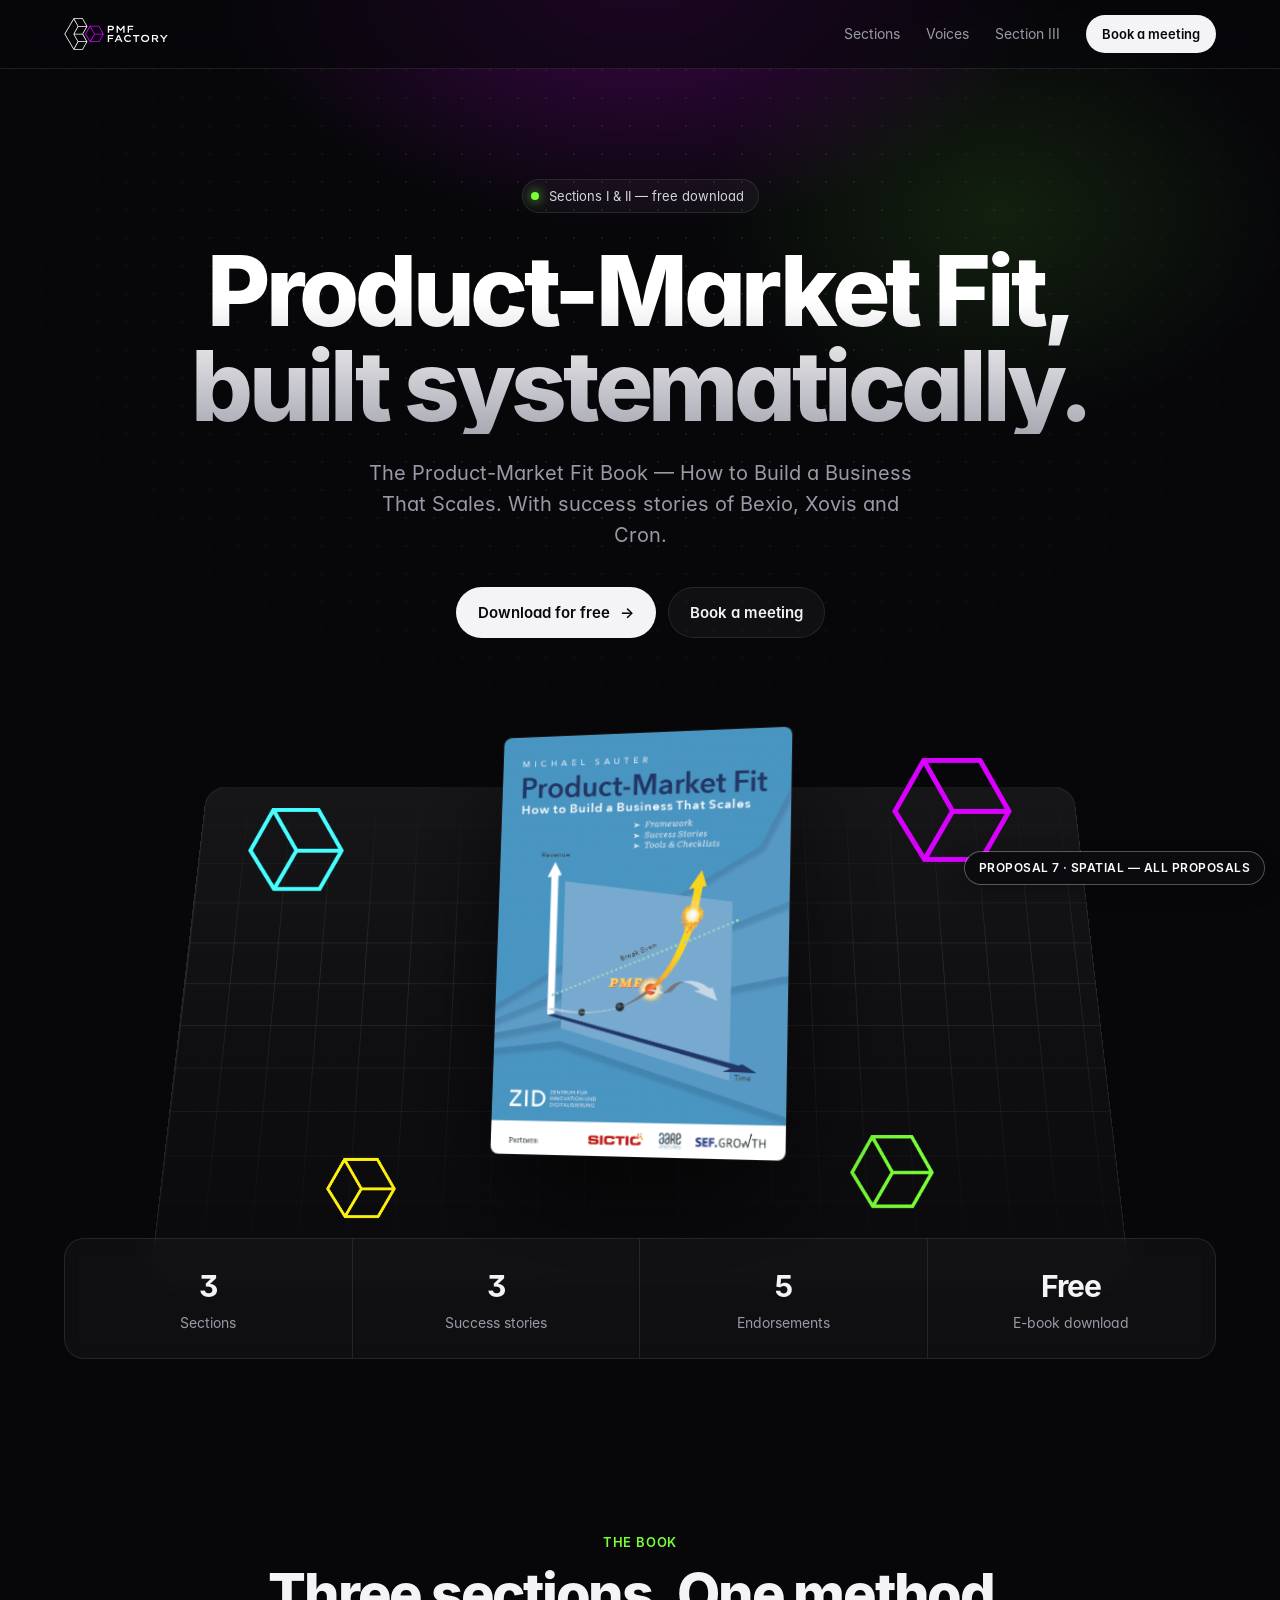
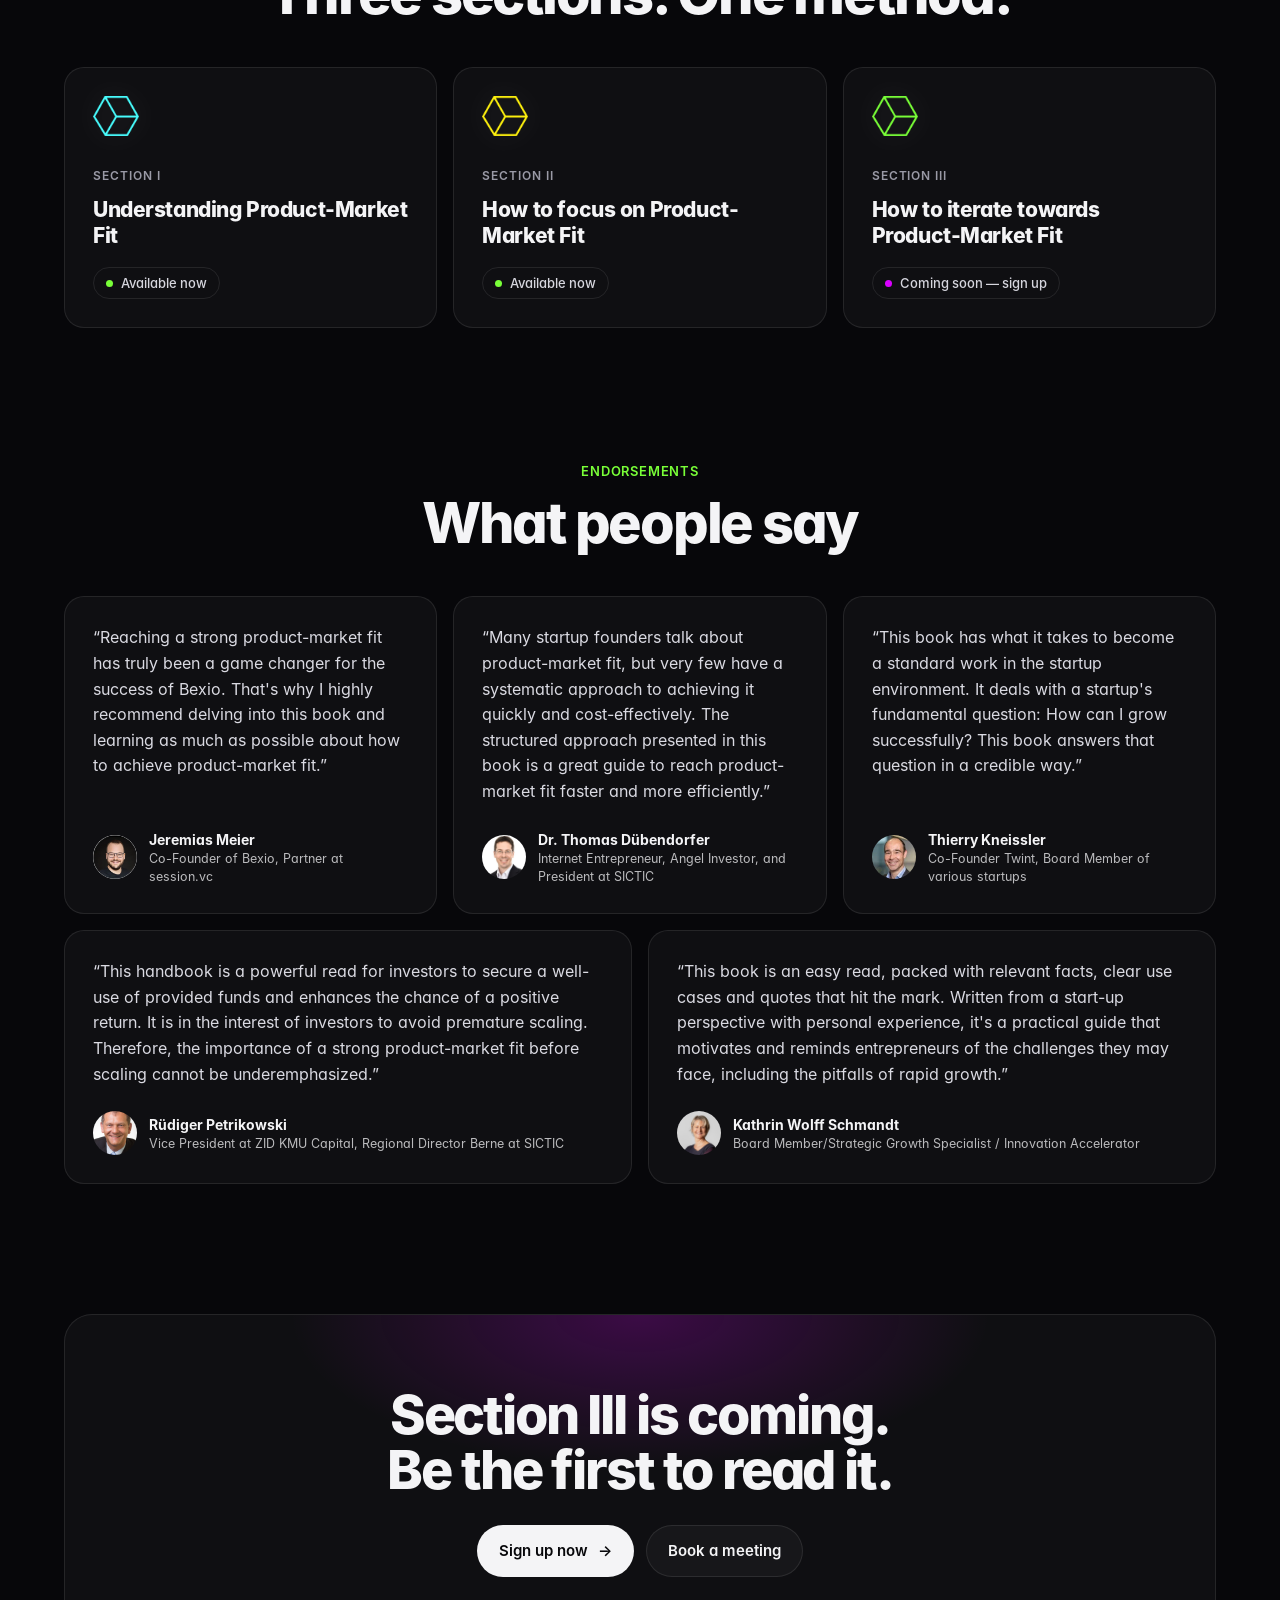
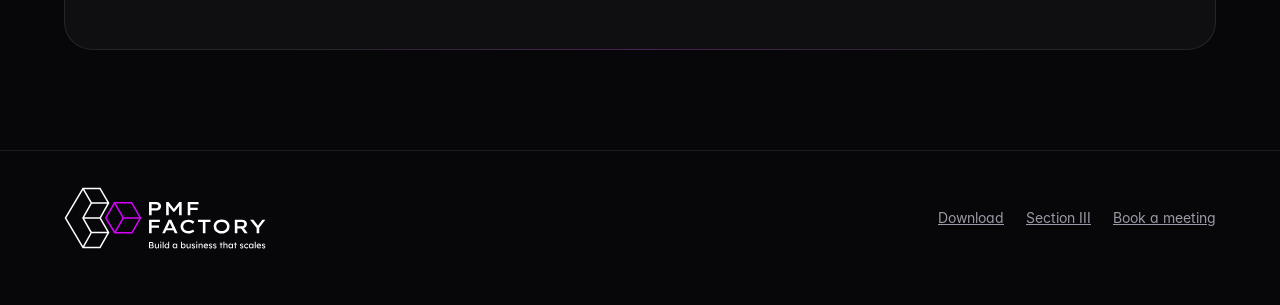
<file: proposals/proposal-7-spatial.html>
<!doctype html>
<html lang="en"><head><meta charset="utf-8"><meta name="viewport" content="width=device-width, initial-scale=1">
<title>PMF Factory — Proposal 7: Spatial</title><link rel="icon" href="../assets/brand/cube-pinkpurple.png">
<style>
@font-face{font-family:"Inter";font-weight:400;font-style:normal;font-display:swap;src:url("../assets/fonts/Inter/Inter-Regular.woff") format("woff")}
@font-face{font-family:"Inter";font-weight:500;font-style:normal;font-display:swap;src:url("../assets/fonts/Inter/Inter-Medium.woff") format("woff")}
@font-face{font-family:"Inter";font-weight:600;font-style:normal;font-display:swap;src:url("../assets/fonts/Inter/Inter-SemiBold.woff") format("woff")}
@font-face{font-family:"Inter";font-weight:700;font-style:normal;font-display:swap;src:url("../assets/fonts/Inter/Inter-Bold.woff") format("woff")}
@font-face{font-family:"Inter";font-weight:800;font-style:normal;font-display:swap;src:url("../assets/fonts/Inter/Inter-ExtraBold.woff") format("woff")}
*{box-sizing:border-box}html{-webkit-text-size-adjust:100%;scroll-behavior:smooth}
body{margin:0;font-family:"Inter",system-ui,sans-serif;font-feature-settings:"cv11","ss01";-webkit-font-smoothing:antialiased;line-height:1.55}
img{max-width:100%;display:block}a{color:inherit}
h1,h2,h3{margin:0;font-weight:800;letter-spacing:-.03em;line-height:1.02}
.wrap{max-width:1200px;margin:0 auto;padding:0 24px}
.btn{display:inline-flex;align-items:center;gap:10px;font-weight:600;font-size:15px;text-decoration:none;padding:14px 22px;border-radius:999px;transition:transform .2s ease,background-color .2s ease,box-shadow .2s ease}
.btn:hover{transform:translateY(-1px)}
.btn .arr{transition:transform .2s ease}.btn:hover .arr{transform:translateX(3px)}
a:focus-visible,.btn:focus-visible{outline:3px solid var(--focus);outline-offset:3px}
.t{margin:0;display:flex;flex-direction:column;justify-content:space-between;gap:24px}
.t blockquote{margin:0;font-size:16px;line-height:1.6}
.t figcaption{display:flex;gap:12px;align-items:center}
.t figcaption img{width:44px;height:44px;border-radius:50%;object-fit:cover;flex:none}
.t strong{display:block;font-size:14px}.t small{display:block;font-size:12.5px;line-height:1.4;opacity:.75}
.proposal-tag{position:fixed;right:16px;bottom:16px;z-index:60;font:600 12px/1 "Inter",sans-serif;letter-spacing:.04em;text-transform:uppercase;padding:10px 14px;background:#0B0B0F;color:#fff;text-decoration:none;border-radius:999px;box-shadow:0 0 0 1px rgba(255,255,255,.3),0 6px 20px rgba(0,0,0,.25)}
@media (max-width:860px){.proposal-tag{font-size:10px;padding:8px 10px}}
@media (prefers-reduced-motion:reduce){*,*::before,*::after{animation:none!important;transition:none!important;scroll-behavior:auto!important}}


:root{--bg:#07070A;--ink:#F4F4F6;--muted:#9A9AA6;--line:rgba(255,255,255,.09);--glass:rgba(255,255,255,.035);--magenta:#D900FF;--green:#79FF38;--focus:#79FF38}
body{background:var(--bg);color:var(--ink);overflow-x:hidden}
.glow{position:absolute;inset:-200px 0 auto 0;height:900px;pointer-events:none;z-index:0;
background:radial-gradient(600px 380px at 50% 18%,rgba(217,0,255,.28),transparent 70%),radial-gradient(420px 300px at 78% 46%,rgba(121,255,56,.10),transparent 70%)}
.dots{position:absolute;inset:0;height:1000px;pointer-events:none;z-index:0;background-image:radial-gradient(rgba(255,255,255,.09) 1px,transparent 1px);background-size:28px 28px;-webkit-mask:radial-gradient(70% 60% at 50% 30%,#000,transparent);mask:radial-gradient(70% 60% at 50% 30%,#000,transparent)}
header,main,footer{position:relative;z-index:1}
.nav{position:sticky;top:0;z-index:20;backdrop-filter:blur(14px);-webkit-backdrop-filter:blur(14px);background:rgba(7,7,10,.6);border-bottom:1px solid var(--line)}
.nav-in{display:flex;align-items:center;justify-content:space-between;height:68px}
.nav-in img{height:32px}.nav-in nav{display:flex;align-items:center;gap:26px;font-size:14px;color:var(--muted)}.nav-in nav a{text-decoration:none}.nav-in nav a:hover{color:var(--ink)}
.btn-light{background:var(--ink);color:#07070A}.btn-light:hover{background:#fff;box-shadow:0 0 0 4px rgba(255,255,255,.12)}
.btn-glass{background:var(--glass);color:var(--ink);box-shadow:inset 0 0 0 1px var(--line)}.btn-glass:hover{box-shadow:inset 0 0 0 1px rgba(255,255,255,.25)}
.btn-sm{padding:9px 16px;font-size:13px}
.hero{text-align:center;padding:110px 0 40px}
.badge{display:inline-flex;align-items:center;gap:10px;font-size:13px;color:#D6D6DE;border:1px solid var(--line);background:var(--glass);border-radius:999px;padding:6px 14px 6px 8px;margin-bottom:30px}
.badge i{width:8px;height:8px;border-radius:50%;background:var(--green);box-shadow:0 0 12px var(--green)}
.hero h1{font-size:clamp(48px,7.6vw,100px);letter-spacing:-.045em;line-height:.98;background:linear-gradient(180deg,#FFFFFF 30%,#A9A9B4);-webkit-background-clip:text;background-clip:text;color:transparent}
.hero .sub{color:var(--muted);font-size:clamp(17px,1.8vw,20px);max-width:560px;margin:24px auto 36px}
.ctas{display:flex;gap:12px;justify-content:center;flex-wrap:wrap}
.stage{perspective:1600px;margin:80px auto 0;max-width:980px;position:relative;height:560px}
.panel{position:absolute;inset:0;border-radius:24px;border:1px solid var(--line);background:linear-gradient(180deg,rgba(255,255,255,.06),rgba(255,255,255,.01));transform:rotateX(22deg);transform-origin:50% 100%;overflow:hidden}
.panel::after{content:"";position:absolute;inset:0;background-image:linear-gradient(var(--line) 1px,transparent 1px),linear-gradient(90deg,var(--line) 1px,transparent 1px);background-size:48px 48px;-webkit-mask:linear-gradient(transparent,#000 40%,transparent);mask:linear-gradient(transparent,#000 40%,transparent)}
.stage .cover{position:absolute;left:50%;top:10px;width:300px;transform:translateX(-50%) rotateY(-14deg) rotateX(6deg);border-radius:8px;box-shadow:0 60px 120px rgba(0,0,0,.7),0 0 0 1px rgba(255,255,255,.08);transition:transform .8s cubic-bezier(.2,.8,.2,1)}
.stage:hover .cover{transform:translateX(-50%) rotateY(0) rotateX(0) scale(1.02)}
.stage .cube{position:absolute;width:96px;animation:float 7s ease-in-out infinite}
.stage .c1{left:10%;top:90px}.stage .c2{right:12%;top:40px;width:120px;animation-delay:-2s}.stage .c3{right:20%;bottom:70px;width:84px;animation-delay:-4s}.stage .c4{left:18%;bottom:60px;width:70px;animation-delay:-1s}
@keyframes float{0%,100%{transform:translateY(0) rotate(0)}50%{transform:translateY(-14px) rotate(4deg)}}
.stats{display:grid;grid-template-columns:repeat(4,1fr);border:1px solid var(--line);border-radius:20px;background:var(--glass);margin-top:-40px;position:relative;z-index:2;backdrop-filter:blur(10px)}
.stats div{padding:24px 28px;border-right:1px solid var(--line)}.stats div:last-child{border:0}
.stats b{display:block;font-size:30px;font-weight:700;letter-spacing:-.03em}.stats span{color:var(--muted);font-size:14px}
.sh{text-align:center;margin:130px 0 44px}.sh .k{font-size:13px;color:var(--green);font-weight:600;letter-spacing:.06em;text-transform:uppercase}
.sh h2{font-size:clamp(34px,4.6vw,56px);letter-spacing:-.04em;margin-top:12px}
.grid3{display:grid;grid-template-columns:repeat(3,1fr);gap:16px}
.card{position:relative;border:1px solid var(--line);background:var(--glass);border-radius:20px;padding:28px;overflow:hidden;isolation:isolate}
.card::before{content:"";position:absolute;inset:0;z-index:-1;opacity:0;transition:opacity .3s;background:radial-gradient(380px circle at var(--mx,50%) var(--my,50%),rgba(255,255,255,.09),transparent 45%)}
.card:hover::before{opacity:1}
.card .cube{width:46px;margin-bottom:26px;filter:drop-shadow(0 0 14px rgba(255,255,255,.18))}
.card>small{color:var(--muted);font-size:12px;font-weight:600;letter-spacing:.08em;text-transform:uppercase}
.card h3{font-size:21px;letter-spacing:-.02em;line-height:1.25;margin:10px 0 18px}
.pill{display:inline-flex;align-items:center;gap:8px;font-size:13px;font-weight:500;color:#D6D6DE;border:1px solid var(--line);border-radius:999px;padding:5px 12px;text-decoration:none}
.pill i{width:7px;height:7px;border-radius:50%;background:var(--green)}.pill.soon i{background:var(--magenta)}
.voices .grid3{grid-template-columns:repeat(6,1fr)}.voices .card{grid-column:span 2}.voices .t3,.voices .t4{grid-column:span 3}
.voices .t blockquote{color:#DADAE2}
.cta{margin:130px 0 0;text-align:center;border:1px solid var(--line);border-radius:28px;padding:72px 24px;background:radial-gradient(500px 220px at 50% 0%,rgba(217,0,255,.22),transparent 70%),var(--glass)}
.cta h2{font-size:clamp(32px,4.4vw,54px);letter-spacing:-.04em;margin-bottom:28px}
.foot{margin-top:100px;border-top:1px solid var(--line);padding:36px 0 56px}
.foot-in{display:flex;justify-content:space-between;align-items:center;flex-wrap:wrap;gap:20px}.foot-in img{height:62px}.foot-in nav{display:flex;gap:22px;color:var(--muted);font-size:14px}
@media (max-width:900px){.grid3,.voices .grid3{grid-template-columns:1fr}.voices .card{grid-column:auto!important}.stats{grid-template-columns:1fr 1fr}.stats div:nth-child(2){border-right:0}.stats div{border-bottom:1px solid var(--line)}
.stage{height:440px}.stage .cover{width:220px}.stage .cube{width:60px!important}.nav-in nav a:not(.btn){display:none}}

</style></head>
<body class="p7">
<div class="glow" aria-hidden="true"></div><div class="dots" aria-hidden="true"></div>
<header class="nav"><div class="wrap nav-in"><a href="#"><img src="../assets/brand/pmf-logo-white.svg" alt="PMF Factory"></a>
<nav><a href="#sections">Sections</a><a href="#voices">Voices</a><a href="../book.html">Section III</a><a class="btn btn-light btn-sm" href="https://meetings-eu1.hubspot.com/michael-sauter?uuid=01936928-e975-4b52-94f2-f57a9d11f961">Book a meeting</a></nav></div></header>
<main class="wrap">
<section class="hero"><span class="badge"><i></i>Sections I &amp; II — free download</span>
<h1>Product-Market Fit,<br>built systematically.</h1>
<p class="sub">The Product-Market Fit Book — How to Build a Business That Scales. With success stories of Bexio, Xovis and Cron.</p>
<div class="ctas"><a class="btn btn-light" href="https://share-eu1.hsforms.com/1mr8lliBuQYeUVpN2lhS3Tw2du7hm">Download for free <span class="arr" aria-hidden="true">→</span></a><a class="btn btn-glass" href="https://meetings-eu1.hubspot.com/michael-sauter?uuid=01936928-e975-4b52-94f2-f57a9d11f961">Book a meeting</a></div>
<div class="stage" id="book"><div class="panel"></div><img class="cube c1" src="../assets/brand/cube-blue.png" alt="" aria-hidden="true"><img class="cube c2" src="../assets/brand/cube-pinkpurple.png" alt="" aria-hidden="true"><img class="cube c3" src="../assets/brand/cube-green.png" alt="" aria-hidden="true"><img class="cube c4" src="../assets/brand/cube-yellow.png" alt="" aria-hidden="true">
<img class="cover" src="../assets/images/image-3.png" alt="Book cover: Product-Market Fit — How to Build a Business That Scales, by Michael Sauter"></div>
<div class="stats"><div><b>3</b><span>Sections</span></div><div><b>3</b><span>Success stories</span></div><div><b>5</b><span>Endorsements</span></div><div><b>Free</b><span>E-book download</span></div></div>
</section>
<div class="sh" id="sections"><span class="k">The book</span><h2>Three sections. One method.</h2></div>
<div class="grid3"><div class="card"><img class="cube" src="../assets/brand/cube-blue.png" alt="" aria-hidden="true"><small>Section I</small><h3>Understanding Product-Market Fit</h3><span class="pill"><i></i>Available now</span></div><div class="card"><img class="cube" src="../assets/brand/cube-yellow.png" alt="" aria-hidden="true"><small>Section II</small><h3>How to focus on Product-Market Fit</h3><span class="pill"><i></i>Available now</span></div><div class="card"><img class="cube" src="../assets/brand/cube-green.png" alt="" aria-hidden="true"><small>Section III</small><h3>How to iterate towards Product-Market Fit</h3><a class="pill soon" href="../book.html"><i></i>Coming soon — sign up</a></div></div>
<section class="voices" id="voices"><div class="sh"><span class="k">Endorsements</span><h2>What people say</h2></div>
<div class="grid3"><figure class="card t t0" ><blockquote>“Reaching a strong product-market fit has truly been a game changer for the success of Bexio. That's why I highly recommend delving into this book and learning as much as possible about how to achieve product-market fit.”</blockquote>
<figcaption><img src="../assets/images/Jeremias.webp" alt="Jeremias Meier"><span><strong>Jeremias Meier</strong><small>Co-Founder of Bexio, Partner at session.vc</small></span></figcaption></figure><figure class="card t t1" ><blockquote>“Many startup founders talk about product-market fit, but very few have a systematic approach to achieving it quickly and cost-effectively. The structured approach presented in this book is a great guide to reach product-market fit faster and more efficiently.”</blockquote>
<figcaption><img src="../assets/images/thomas-duebendorfer.webp" alt="Dr. Thomas Dübendorfer"><span><strong>Dr. Thomas Dübendorfer</strong><small>Internet Entrepreneur, Angel Investor, and President at SICTIC</small></span></figcaption></figure><figure class="card t t2" ><blockquote>“This book has what it takes to become a standard work in the startup environment. It deals with a startup's fundamental question: How can I grow successfully? This book answers that question in a credible way.”</blockquote>
<figcaption><img src="../assets/images/thierry-kneissler.webp" alt="Thierry Kneissler"><span><strong>Thierry Kneissler</strong><small>Co-Founder Twint, Board Member of various startups</small></span></figcaption></figure><figure class="card t t3" ><blockquote>“This handbook is a powerful read for investors to secure a well-use of provided funds and enhances the chance of a positive return. It is in the interest of investors to avoid premature scaling. Therefore, the importance of a strong product-market fit before scaling cannot be underemphasized.”</blockquote>
<figcaption><img src="../assets/images/ruediger-petrikowski.webp" alt="Rüdiger Petrikowski"><span><strong>Rüdiger Petrikowski</strong><small>Vice President at ZID KMU Capital, Regional Director Berne at SICTIC</small></span></figcaption></figure><figure class="card t t4" ><blockquote>“This book is an easy read, packed with relevant facts, clear use cases and quotes that hit the mark. Written from a start-up perspective with personal experience, it's a practical guide that motivates and reminds entrepreneurs of the challenges they may face, including the pitfalls of rapid growth.”</blockquote>
<figcaption><img src="../assets/images/kathrin-wolff-schmandt.webp" alt="Kathrin Wolff Schmandt"><span><strong>Kathrin Wolff Schmandt</strong><small>Board Member/Strategic Growth Specialist / Innovation Accelerator</small></span></figcaption></figure></div></section>
<section class="cta"><h2>Section III is coming.<br>Be the first to read it.</h2><div class="ctas"><a class="btn btn-light" href="../book.html">Sign up now <span class="arr" aria-hidden="true">→</span></a><a class="btn btn-glass" href="https://meetings-eu1.hubspot.com/michael-sauter?uuid=01936928-e975-4b52-94f2-f57a9d11f961">Book a meeting</a></div></section>
</main>
<footer class="foot"><div class="wrap foot-in"><img src="../assets/brand/pmf-logo-slogan-white.svg" alt="PMF Factory — Build a business that scales"><nav><a href="https://share-eu1.hsforms.com/1mr8lliBuQYeUVpN2lhS3Tw2du7hm">Download</a><a href="../book.html">Section III</a><a href="https://meetings-eu1.hubspot.com/michael-sauter?uuid=01936928-e975-4b52-94f2-f57a9d11f961">Book a meeting</a></nav></div></footer>
<a class="proposal-tag" href="index.html">Proposal 7 · Spatial — all proposals</a>
<script>document.querySelectorAll('.card').forEach(c=>c.addEventListener('pointermove',e=>{const r=c.getBoundingClientRect();c.style.setProperty('--mx',(e.clientX-r.left)+'px');c.style.setProperty('--my',(e.clientY-r.top)+'px')}));</script>
</body></html>
</file>
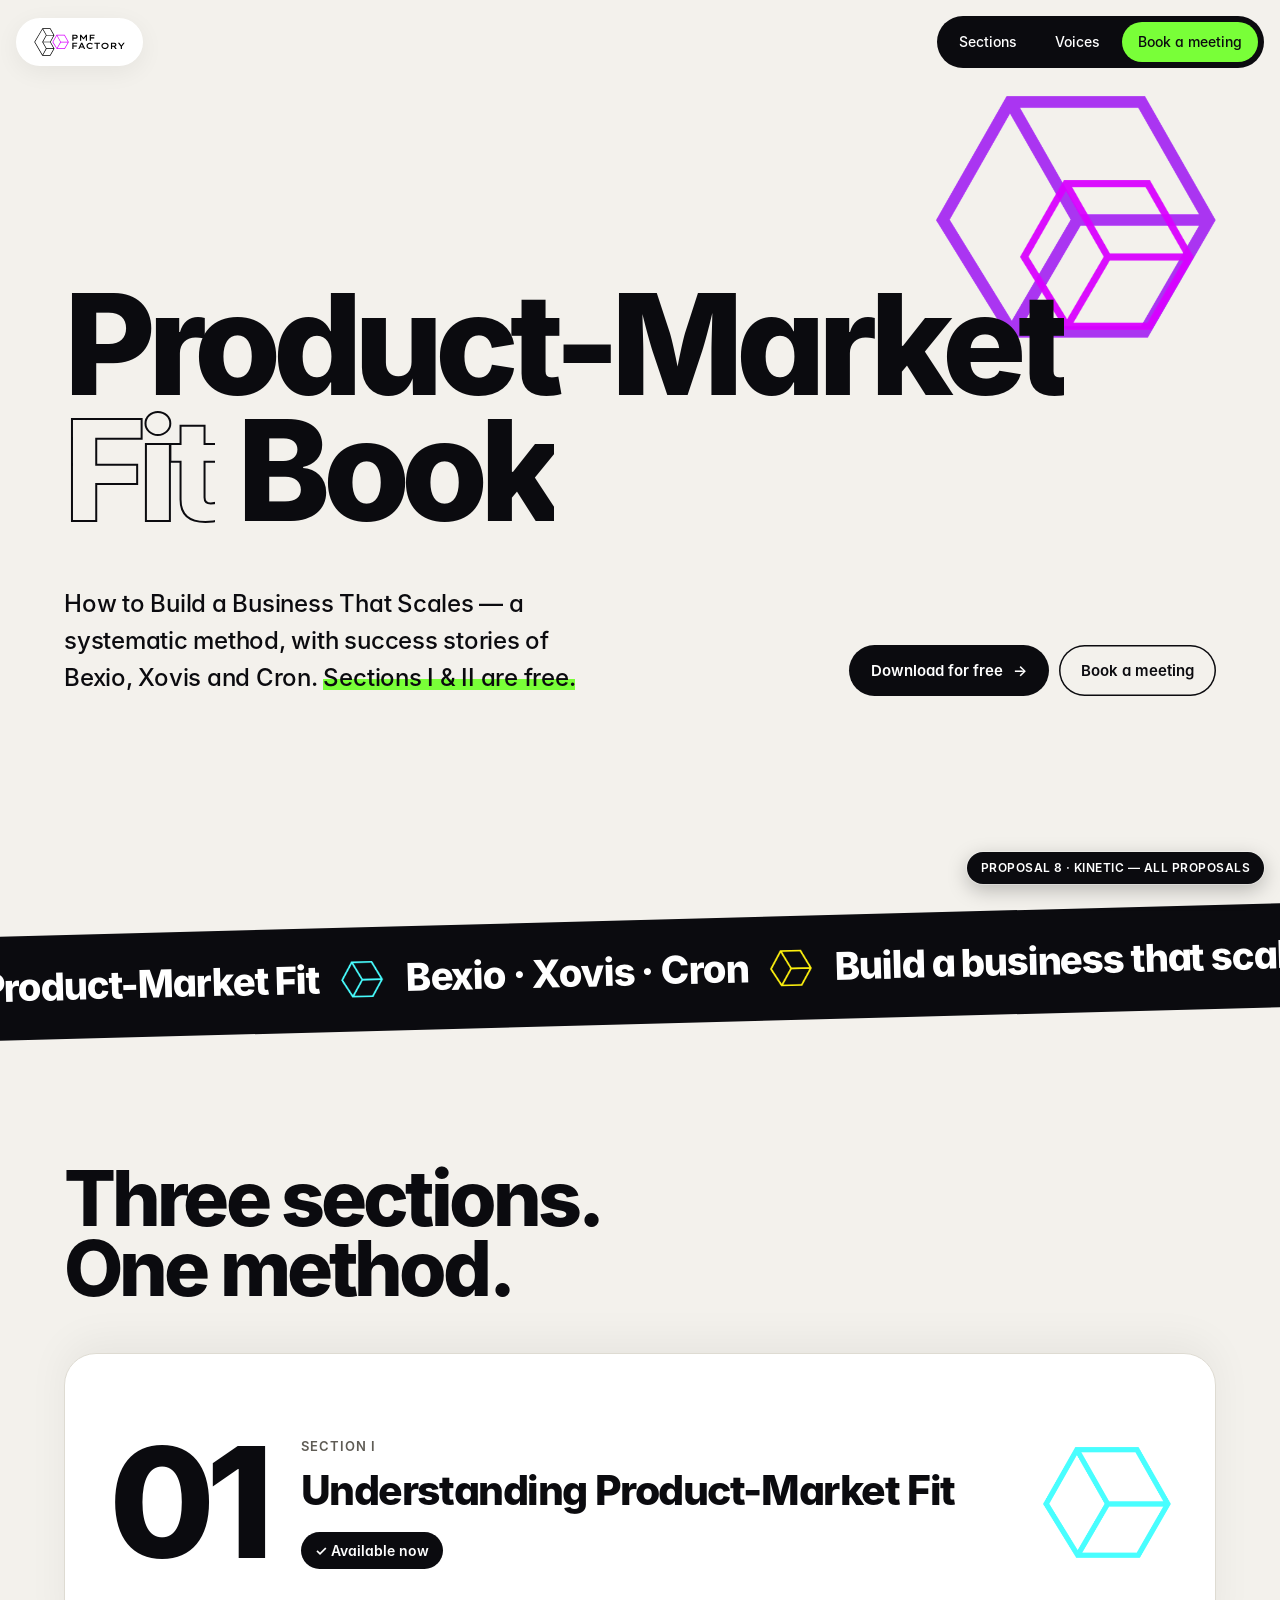
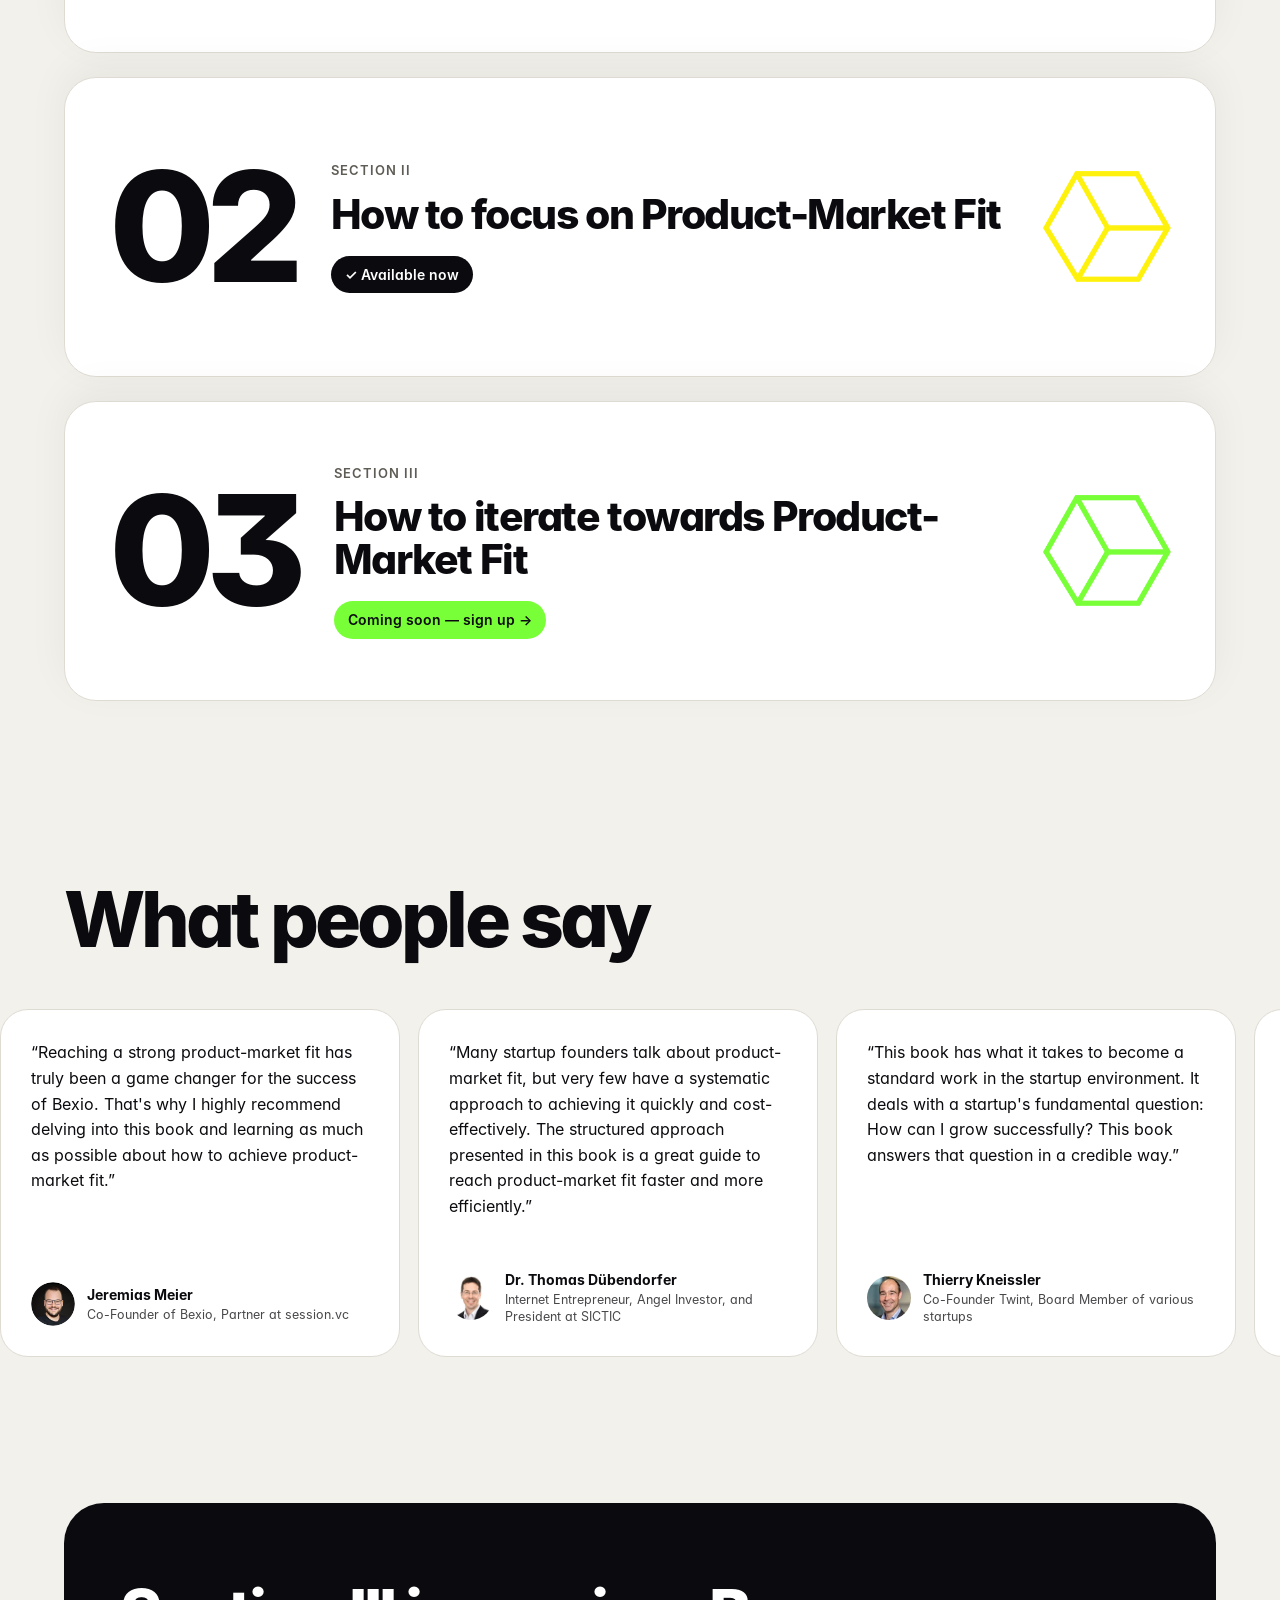
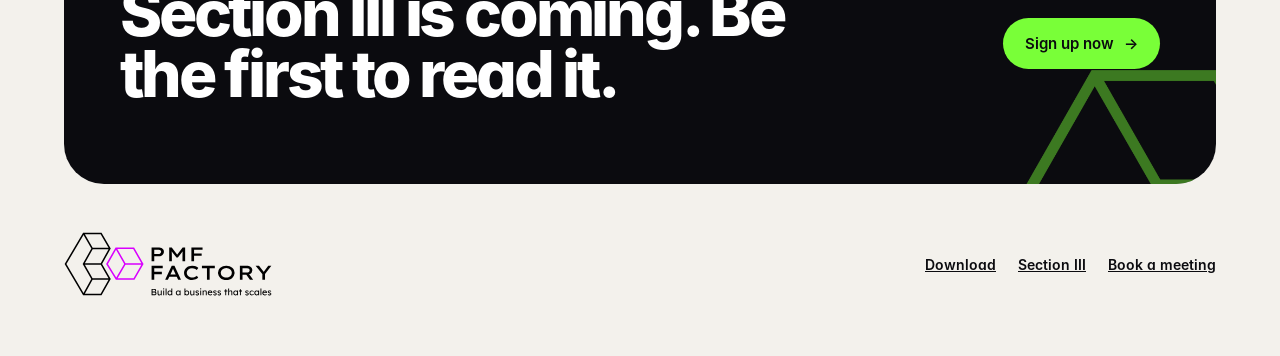
<file: proposals/proposal-8-kinetic.html>
<!doctype html>
<html lang="en"><head><meta charset="utf-8"><meta name="viewport" content="width=device-width, initial-scale=1">
<title>PMF Factory — Proposal 8: Kinetic</title><link rel="icon" href="../assets/brand/cube-pinkpurple.png">
<style>
@font-face{font-family:"Inter";font-weight:400;font-style:normal;font-display:swap;src:url("../assets/fonts/Inter/Inter-Regular.woff") format("woff")}
@font-face{font-family:"Inter";font-weight:500;font-style:normal;font-display:swap;src:url("../assets/fonts/Inter/Inter-Medium.woff") format("woff")}
@font-face{font-family:"Inter";font-weight:600;font-style:normal;font-display:swap;src:url("../assets/fonts/Inter/Inter-SemiBold.woff") format("woff")}
@font-face{font-family:"Inter";font-weight:700;font-style:normal;font-display:swap;src:url("../assets/fonts/Inter/Inter-Bold.woff") format("woff")}
@font-face{font-family:"Inter";font-weight:800;font-style:normal;font-display:swap;src:url("../assets/fonts/Inter/Inter-ExtraBold.woff") format("woff")}
*{box-sizing:border-box}html{-webkit-text-size-adjust:100%;scroll-behavior:smooth}
body{margin:0;font-family:"Inter",system-ui,sans-serif;font-feature-settings:"cv11","ss01";-webkit-font-smoothing:antialiased;line-height:1.55}
img{max-width:100%;display:block}a{color:inherit}
h1,h2,h3{margin:0;font-weight:800;letter-spacing:-.03em;line-height:1.02}
.wrap{max-width:1200px;margin:0 auto;padding:0 24px}
.btn{display:inline-flex;align-items:center;gap:10px;font-weight:600;font-size:15px;text-decoration:none;padding:14px 22px;border-radius:999px;transition:transform .2s ease,background-color .2s ease,box-shadow .2s ease}
.btn:hover{transform:translateY(-1px)}
.btn .arr{transition:transform .2s ease}.btn:hover .arr{transform:translateX(3px)}
a:focus-visible,.btn:focus-visible{outline:3px solid var(--focus);outline-offset:3px}
.t{margin:0;display:flex;flex-direction:column;justify-content:space-between;gap:24px}
.t blockquote{margin:0;font-size:16px;line-height:1.6}
.t figcaption{display:flex;gap:12px;align-items:center}
.t figcaption img{width:44px;height:44px;border-radius:50%;object-fit:cover;flex:none}
.t strong{display:block;font-size:14px}.t small{display:block;font-size:12.5px;line-height:1.4;opacity:.75}
.proposal-tag{position:fixed;right:16px;bottom:16px;z-index:60;font:600 12px/1 "Inter",sans-serif;letter-spacing:.04em;text-transform:uppercase;padding:10px 14px;background:#0B0B0F;color:#fff;text-decoration:none;border-radius:999px;box-shadow:0 0 0 1px rgba(255,255,255,.3),0 6px 20px rgba(0,0,0,.25)}
@media (max-width:860px){.proposal-tag{font-size:10px;padding:8px 10px}}
@media (prefers-reduced-motion:reduce){*,*::before,*::after{animation:none!important;transition:none!important;scroll-behavior:auto!important}}


:root{--bg:#F3F1EC;--ink:#0B0B0F;--muted:#5F5C55;--lime:#79FF38;--card:#FFFFFF;--line:#DEDBD2;--focus:#0B0B0F}
html,body{overflow-x:clip}body{background:var(--bg);color:var(--ink)}
.nav{position:fixed;inset:16px 16px auto 16px;z-index:30;display:flex;justify-content:space-between;align-items:center;pointer-events:none}
.nav>*{pointer-events:auto}
.nav .logo{background:var(--card);border-radius:999px;padding:10px 18px;box-shadow:0 6px 24px rgba(0,0,0,.06)}.nav .logo img{height:28px}
.nav .menu{display:flex;gap:6px;background:var(--ink);border-radius:999px;padding:6px}
.nav .menu a{color:#fff;text-decoration:none;font-size:14px;font-weight:500;padding:9px 16px;border-radius:999px;transition:background-color .2s,color .2s}
.nav .menu a:hover{background:#26262E}.nav .menu a.hl{background:var(--lime);color:var(--ink)}
.btn-ink{background:var(--ink);color:#fff}.btn-lime{background:var(--lime);color:var(--ink)}
.btn-line{color:var(--ink);box-shadow:inset 0 0 0 1.5px var(--ink)}.btn-line:hover{background:var(--ink);color:#fff}
.hero{min-height:100vh;display:flex;flex-direction:column;justify-content:center;padding-top:140px;padding-bottom:60px;position:relative}
.hero h1{font-size:clamp(54px,11vw,168px);letter-spacing:-.06em;line-height:.86;position:relative;z-index:1}
.hero h1 .w{display:inline-block;overflow:hidden;vertical-align:top;padding-bottom:.04em}
.hero h1 .w>span{display:inline-block;transform:translateY(105%);animation:rise .9s cubic-bezier(.2,.8,.2,1) forwards}
.hero h1 .w:nth-child(2)>span{animation-delay:.08s}.hero h1 .w:nth-child(4)>span{animation-delay:.16s}.hero h1 .w:nth-child(5)>span{animation-delay:.24s}
@keyframes rise{to{transform:none}}
.hero h1 .out{-webkit-text-stroke:2px var(--ink);color:transparent}
.hero .row{display:flex;justify-content:space-between;align-items:flex-end;gap:40px;margin-top:48px;flex-wrap:wrap}
.hero .sub{font-size:clamp(19px,2vw,24px);font-weight:500;max-width:520px;letter-spacing:-.01em;margin:0}
.hero .sub mark{background:linear-gradient(var(--lime),var(--lime)) 0 88%/0% 38% no-repeat;color:inherit;animation:hl 1s .9s cubic-bezier(.2,.8,.2,1) forwards}
@keyframes hl{to{background-size:100% 38%}}
.ctas{display:flex;gap:10px;flex-wrap:wrap}
.spin{position:absolute;right:2%;top:96px;width:min(24vw,280px);aspect-ratio:1;pointer-events:none;z-index:0}
.spin .cube{position:absolute;inset:0;width:100%;animation:orbit 18s linear infinite}
.spin .cube:nth-child(2){animation-duration:24s;animation-direction:reverse;transform-origin:40% 60%;opacity:.95;width:62%;left:30%;top:30%}
@keyframes orbit{to{transform:rotate(360deg)}}
.marquee{background:var(--ink);color:#fff;overflow:hidden;padding:22px 0;transform:rotate(-1.5deg);margin:20px -20px}
.marquee .track{display:flex;width:max-content;animation:scroll 30s linear infinite}
.marquee span{display:flex;align-items:center;gap:22px;padding-right:22px;font-size:clamp(22px,3vw,40px);font-weight:800;letter-spacing:-.03em;white-space:nowrap}
.marquee .cube{width:42px}
@keyframes scroll{to{transform:translateX(-50%)}}
.stack{padding-top:120px;padding-bottom:40px}
.stack h2,.voices h2{font-size:clamp(40px,6vw,88px);letter-spacing:-.05em;line-height:.92;margin-bottom:48px}
.scard{position:sticky;top:110px;background:var(--card);border-radius:32px;padding:44px;margin-bottom:24px;min-height:300px;display:grid;grid-template-columns:auto 1fr auto;gap:36px;align-items:center;box-shadow:0 -12px 40px rgba(0,0,0,.05);border:1px solid var(--line)}
.scard:nth-child(3){top:130px}.scard:nth-child(4){top:150px}
.scard .num{font-size:clamp(80px,12vw,170px);font-weight:800;letter-spacing:-.06em;line-height:.8}
.scard h3{font-size:clamp(26px,3.2vw,44px);letter-spacing:-.035em;line-height:1.05}
.scard small{display:block;font-size:13px;font-weight:600;letter-spacing:.08em;text-transform:uppercase;color:var(--muted);margin-bottom:12px}
.scard .cube{width:clamp(80px,10vw,140px)}
.scard .tag{display:inline-block;margin-top:20px;font-weight:600;font-size:14px;background:var(--ink);color:#fff;border-radius:999px;padding:8px 14px;text-decoration:none}
.scard .tag.go{background:var(--lime);color:var(--ink)}
.voices{padding:120px 0 60px;overflow:hidden}
.belt{display:flex;width:max-content;gap:18px;animation:scroll 60s linear infinite;padding:6px 0}
.belt:hover{animation-play-state:paused}
.belt .t{width:400px;background:var(--card);border-radius:28px;padding:30px;border:1px solid var(--line)}
.reveal{opacity:0;transform:translateY(30px);transition:opacity .8s ease,transform .8s cubic-bezier(.2,.8,.2,1)}.reveal.in{opacity:1;transform:none}
.cta{background:var(--ink);color:#fff;border-radius:40px;margin:80px 0 0;padding:80px 56px;display:flex;justify-content:space-between;align-items:center;gap:32px;flex-wrap:wrap;position:relative;overflow:hidden}
.cta h2{font-size:clamp(36px,5vw,72px);letter-spacing:-.05em;line-height:.95;max-width:720px}
.cta .cube{position:absolute;right:-70px;bottom:-110px;width:260px;opacity:.45;animation:orbit 30s linear infinite}
.cta .btn{position:relative;z-index:1}
.foot{padding:48px 0 60px}.foot-in{display:flex;justify-content:space-between;align-items:center;gap:20px;flex-wrap:wrap}.foot-in img{height:64px}.foot-in nav{display:flex;gap:22px;font-weight:600;font-size:14px}
@media (max-width:860px){.spin{opacity:.35;right:-10%;top:90px;width:60vw}.nav .menu a:not(.hl){display:none}.scard{grid-template-columns:1fr;padding:30px;gap:14px}.scard .cube{display:none}.belt .t{width:300px}.cta{padding:48px 28px}}
@media (prefers-reduced-motion:reduce){.hero h1 .w>span{transform:none}.reveal{opacity:1;transform:none}.hero .sub mark{background-size:100% 38%}}

</style></head>
<body class="p8">
<header class="nav"><a class="logo" href="#"><img src="../assets/brand/pmf-logo.svg" alt="PMF Factory"></a>
<nav class="menu"><a href="#sections">Sections</a><a href="#voices">Voices</a><a class="hl" href="https://meetings-eu1.hubspot.com/michael-sauter?uuid=01936928-e975-4b52-94f2-f57a9d11f961">Book a meeting</a></nav></header>
<main>
<section class="hero wrap"><div class="spin" aria-hidden="true"><img class="cube" src="../assets/brand/cube-purple.png" alt="" aria-hidden="true"><img class="cube" src="../assets/brand/cube-pinkpurple.png" alt="" aria-hidden="true"></div>
<h1><span class="w"><span>Product-</span></span><span class="w"><span>Market</span></span><br><span class="w"><span class="out">Fit</span></span> <span class="w"><span>Book</span></span></h1>
<div class="row"><p class="sub">How to Build a Business That Scales — a systematic method, with success stories of Bexio, Xovis and Cron. <mark>Sections I &amp; II are free.</mark></p>
<div class="ctas"><a class="btn btn-ink" href="https://share-eu1.hsforms.com/1mr8lliBuQYeUVpN2lhS3Tw2du7hm">Download for free <span class="arr" aria-hidden="true">→</span></a><a class="btn btn-line" href="https://meetings-eu1.hubspot.com/michael-sauter?uuid=01936928-e975-4b52-94f2-f57a9d11f961">Book a meeting</a></div></div></section>
<div class="marquee" aria-hidden="true"><div class="track"><span>Product-Market Fit <img class="cube" src="../assets/brand/cube-blue.png" alt="" aria-hidden="true"></span><span>Bexio · Xovis · Cron <img class="cube" src="../assets/brand/cube-yellow.png" alt="" aria-hidden="true"></span><span>Build a business that scales <img class="cube" src="../assets/brand/cube-green.png" alt="" aria-hidden="true"></span><span>Product-Market Fit <img class="cube" src="../assets/brand/cube-purple.png" alt="" aria-hidden="true"></span><span>Bexio · Xovis · Cron <img class="cube" src="../assets/brand/cube-pinkpurple.png" alt="" aria-hidden="true"></span><span>Build a business that scales <img class="cube" src="../assets/brand/cube-blue.png" alt="" aria-hidden="true"></span><span>Product-Market Fit <img class="cube" src="../assets/brand/cube-blue.png" alt="" aria-hidden="true"></span><span>Bexio · Xovis · Cron <img class="cube" src="../assets/brand/cube-yellow.png" alt="" aria-hidden="true"></span><span>Build a business that scales <img class="cube" src="../assets/brand/cube-green.png" alt="" aria-hidden="true"></span><span>Product-Market Fit <img class="cube" src="../assets/brand/cube-purple.png" alt="" aria-hidden="true"></span><span>Bexio · Xovis · Cron <img class="cube" src="../assets/brand/cube-pinkpurple.png" alt="" aria-hidden="true"></span><span>Build a business that scales <img class="cube" src="../assets/brand/cube-blue.png" alt="" aria-hidden="true"></span></div></div>
<section class="stack wrap" id="sections"><h2 class="reveal">Three sections.<br>One method.</h2>
<article class="scard"><span class="num">01</span><div><small>Section I</small><h3>Understanding Product-Market Fit</h3><span class="tag">✓ Available now</span></div><img class="cube" src="../assets/brand/cube-blue.png" alt="" aria-hidden="true"></article><article class="scard"><span class="num">02</span><div><small>Section II</small><h3>How to focus on Product-Market Fit</h3><span class="tag">✓ Available now</span></div><img class="cube" src="../assets/brand/cube-yellow.png" alt="" aria-hidden="true"></article><article class="scard"><span class="num">03</span><div><small>Section III</small><h3>How to iterate towards Product-Market Fit</h3><a class="tag go" href="../book.html">Coming soon — sign up →</a></div><img class="cube" src="../assets/brand/cube-green.png" alt="" aria-hidden="true"></article>
</section>
<section class="voices" id="voices"><div class="wrap"><h2 class="reveal">What people say</h2></div>
<div class="belt"><figure class="t t0" ><blockquote>“Reaching a strong product-market fit has truly been a game changer for the success of Bexio. That's why I highly recommend delving into this book and learning as much as possible about how to achieve product-market fit.”</blockquote>
<figcaption><img src="../assets/images/Jeremias.webp" alt="Jeremias Meier"><span><strong>Jeremias Meier</strong><small>Co-Founder of Bexio, Partner at session.vc</small></span></figcaption></figure><figure class="t t1" ><blockquote>“Many startup founders talk about product-market fit, but very few have a systematic approach to achieving it quickly and cost-effectively. The structured approach presented in this book is a great guide to reach product-market fit faster and more efficiently.”</blockquote>
<figcaption><img src="../assets/images/thomas-duebendorfer.webp" alt="Dr. Thomas Dübendorfer"><span><strong>Dr. Thomas Dübendorfer</strong><small>Internet Entrepreneur, Angel Investor, and President at SICTIC</small></span></figcaption></figure><figure class="t t2" ><blockquote>“This book has what it takes to become a standard work in the startup environment. It deals with a startup's fundamental question: How can I grow successfully? This book answers that question in a credible way.”</blockquote>
<figcaption><img src="../assets/images/thierry-kneissler.webp" alt="Thierry Kneissler"><span><strong>Thierry Kneissler</strong><small>Co-Founder Twint, Board Member of various startups</small></span></figcaption></figure><figure class="t t3" ><blockquote>“This handbook is a powerful read for investors to secure a well-use of provided funds and enhances the chance of a positive return. It is in the interest of investors to avoid premature scaling. Therefore, the importance of a strong product-market fit before scaling cannot be underemphasized.”</blockquote>
<figcaption><img src="../assets/images/ruediger-petrikowski.webp" alt="Rüdiger Petrikowski"><span><strong>Rüdiger Petrikowski</strong><small>Vice President at ZID KMU Capital, Regional Director Berne at SICTIC</small></span></figcaption></figure><figure class="t t4" ><blockquote>“This book is an easy read, packed with relevant facts, clear use cases and quotes that hit the mark. Written from a start-up perspective with personal experience, it's a practical guide that motivates and reminds entrepreneurs of the challenges they may face, including the pitfalls of rapid growth.”</blockquote>
<figcaption><img src="../assets/images/kathrin-wolff-schmandt.webp" alt="Kathrin Wolff Schmandt"><span><strong>Kathrin Wolff Schmandt</strong><small>Board Member/Strategic Growth Specialist / Innovation Accelerator</small></span></figcaption></figure><figure class="t t0" aria-hidden="true"><blockquote>“Reaching a strong product-market fit has truly been a game changer for the success of Bexio. That's why I highly recommend delving into this book and learning as much as possible about how to achieve product-market fit.”</blockquote>
<figcaption><img src="../assets/images/Jeremias.webp" alt="Jeremias Meier"><span><strong>Jeremias Meier</strong><small>Co-Founder of Bexio, Partner at session.vc</small></span></figcaption></figure><figure class="t t1" aria-hidden="true"><blockquote>“Many startup founders talk about product-market fit, but very few have a systematic approach to achieving it quickly and cost-effectively. The structured approach presented in this book is a great guide to reach product-market fit faster and more efficiently.”</blockquote>
<figcaption><img src="../assets/images/thomas-duebendorfer.webp" alt="Dr. Thomas Dübendorfer"><span><strong>Dr. Thomas Dübendorfer</strong><small>Internet Entrepreneur, Angel Investor, and President at SICTIC</small></span></figcaption></figure><figure class="t t2" aria-hidden="true"><blockquote>“This book has what it takes to become a standard work in the startup environment. It deals with a startup's fundamental question: How can I grow successfully? This book answers that question in a credible way.”</blockquote>
<figcaption><img src="../assets/images/thierry-kneissler.webp" alt="Thierry Kneissler"><span><strong>Thierry Kneissler</strong><small>Co-Founder Twint, Board Member of various startups</small></span></figcaption></figure><figure class="t t3" aria-hidden="true"><blockquote>“This handbook is a powerful read for investors to secure a well-use of provided funds and enhances the chance of a positive return. It is in the interest of investors to avoid premature scaling. Therefore, the importance of a strong product-market fit before scaling cannot be underemphasized.”</blockquote>
<figcaption><img src="../assets/images/ruediger-petrikowski.webp" alt="Rüdiger Petrikowski"><span><strong>Rüdiger Petrikowski</strong><small>Vice President at ZID KMU Capital, Regional Director Berne at SICTIC</small></span></figcaption></figure><figure class="t t4" aria-hidden="true"><blockquote>“This book is an easy read, packed with relevant facts, clear use cases and quotes that hit the mark. Written from a start-up perspective with personal experience, it's a practical guide that motivates and reminds entrepreneurs of the challenges they may face, including the pitfalls of rapid growth.”</blockquote>
<figcaption><img src="../assets/images/kathrin-wolff-schmandt.webp" alt="Kathrin Wolff Schmandt"><span><strong>Kathrin Wolff Schmandt</strong><small>Board Member/Strategic Growth Specialist / Innovation Accelerator</small></span></figcaption></figure></div></section>
<div class="wrap"><section class="cta reveal"><h2>Section III is coming. Be the first to read it.</h2><a class="btn btn-lime" href="../book.html">Sign up now <span class="arr" aria-hidden="true">→</span></a><img class="cube" src="../assets/brand/cube-green.png" alt="" aria-hidden="true"></section></div>
</main>
<footer class="foot"><div class="wrap foot-in"><img src="../assets/brand/pmf-logo-slogan.svg" alt="PMF Factory — Build a business that scales"><nav><a href="https://share-eu1.hsforms.com/1mr8lliBuQYeUVpN2lhS3Tw2du7hm">Download</a><a href="../book.html">Section III</a><a href="https://meetings-eu1.hubspot.com/michael-sauter?uuid=01936928-e975-4b52-94f2-f57a9d11f961">Book a meeting</a></nav></div></footer>
<a class="proposal-tag" href="index.html">Proposal 8 · Kinetic — all proposals</a>
<script>const io=new IntersectionObserver(es=>es.forEach(e=>{if(e.isIntersecting){e.target.classList.add('in');io.unobserve(e.target)}}),{threshold:.15});document.querySelectorAll('.reveal').forEach(el=>io.observe(el));</script>
</body></html>
</file>
<file: assets/css/site.css>
@font-face{font-family:"Inter";font-weight:400;font-style:normal;font-display:swap;src:url("../fonts/Inter/Inter-Regular.woff") format("woff")}
@font-face{font-family:"Inter";font-weight:500;font-style:normal;font-display:swap;src:url("../fonts/Inter/Inter-Medium.woff") format("woff")}
@font-face{font-family:"Inter";font-weight:600;font-style:normal;font-display:swap;src:url("../fonts/Inter/Inter-SemiBold.woff") format("woff")}
@font-face{font-family:"Inter";font-weight:700;font-style:normal;font-display:swap;src:url("../fonts/Inter/Inter-Bold.woff") format("woff")}
@font-face{font-family:"Inter";font-weight:800;font-style:normal;font-display:swap;src:url("../fonts/Inter/Inter-ExtraBold.woff") format("woff")}
*{box-sizing:border-box}html{-webkit-text-size-adjust:100%;scroll-behavior:smooth}
body{margin:0;font-family:"Inter",system-ui,sans-serif;font-feature-settings:"cv11","ss01";-webkit-font-smoothing:antialiased;line-height:1.55}
img{max-width:100%;display:block}a{color:inherit}
h1,h2,h3{margin:0;font-weight:800;letter-spacing:-.03em;line-height:1.02}
.wrap{max-width:1200px;margin:0 auto;padding:0 24px}
.btn{display:inline-flex;align-items:center;gap:10px;font-weight:600;font-size:15px;text-decoration:none;padding:14px 22px;border-radius:999px;transition:transform .2s ease,background-color .2s ease,box-shadow .2s ease}
.btn:hover{transform:translateY(-1px)}
.btn .arr{transition:transform .2s ease}.btn:hover .arr{transform:translateX(3px)}
a:focus-visible,.btn:focus-visible{outline:3px solid var(--focus);outline-offset:3px}
.t{margin:0;display:flex;flex-direction:column;justify-content:space-between;gap:24px}
.t blockquote{margin:0;font-size:16px;line-height:1.6}
.t figcaption{display:flex;gap:12px;align-items:center}
.t figcaption img{width:44px;height:44px;border-radius:50%;object-fit:cover;flex:none}
.t strong{display:block;font-size:14px}.t small{display:block;font-size:12.5px;line-height:1.4;opacity:.75}
@media (prefers-reduced-motion:reduce){*,*::before,*::after{animation:none!important;transition:none!important;scroll-behavior:auto!important}}

:root{--bg:#F3F1EC;--ink:#0B0B0F;--muted:#5F5C55;--lime:#79FF38;--card:#FFFFFF;--line:#DEDBD2;--focus:#0B0B0F}
html,body{overflow-x:clip}body{background:var(--bg);color:var(--ink)}
.nav{position:fixed;inset:16px 16px auto 16px;z-index:30;display:flex;justify-content:space-between;align-items:center;pointer-events:none}
.nav>*{pointer-events:auto}
.nav .logo{background:var(--card);border-radius:999px;padding:10px 18px;box-shadow:0 6px 24px rgba(0,0,0,.06)}.nav .logo img{height:28px}
.nav .menu{display:flex;gap:6px;background:var(--ink);border-radius:999px;padding:6px}
.nav .menu a{color:#fff;text-decoration:none;font-size:14px;font-weight:500;padding:9px 16px;border-radius:999px;transition:background-color .2s,color .2s}
.nav .menu a:hover{background:#26262E}.nav .menu a.hl{background:var(--lime);color:var(--ink)}
.btn-ink{background:var(--ink);color:#fff}.btn-lime{background:var(--lime);color:var(--ink)}
.btn-line{color:var(--ink);box-shadow:inset 0 0 0 1.5px var(--ink)}.btn-line:hover{background:var(--ink);color:#fff}
.hero{min-height:100vh;display:flex;flex-direction:column;justify-content:center;padding-top:140px;padding-bottom:60px;position:relative}
.hero h1{font-size:clamp(54px,11vw,168px);letter-spacing:-.06em;line-height:.86;position:relative;z-index:1}
.hero h1 .w{display:inline-block;overflow:hidden;vertical-align:top;padding-bottom:.04em}
.hero h1 .w>span{display:inline-block;transform:translateY(105%);animation:rise .9s cubic-bezier(.2,.8,.2,1) forwards}
.hero h1 .w:nth-child(2)>span{animation-delay:.08s}.hero h1 .w:nth-child(4)>span{animation-delay:.16s}.hero h1 .w:nth-child(5)>span{animation-delay:.24s}
@keyframes rise{to{transform:none}}
.hero h1 .out{-webkit-text-stroke:2px var(--ink);color:transparent}
.hero .row{display:flex;justify-content:space-between;align-items:flex-end;gap:40px;margin-top:48px;flex-wrap:wrap}
.hero .sub{font-size:clamp(19px,2vw,24px);font-weight:500;max-width:520px;letter-spacing:-.01em;margin:0}
.hero .sub mark{background:linear-gradient(var(--lime),var(--lime)) 0 88%/0% 38% no-repeat;color:inherit;animation:hl 1s .9s cubic-bezier(.2,.8,.2,1) forwards}
@keyframes hl{to{background-size:100% 38%}}
.ctas{display:flex;gap:10px;flex-wrap:wrap}
.spin{position:absolute;right:2%;top:96px;width:min(24vw,280px);aspect-ratio:1;pointer-events:none;z-index:0}
.spin .cube{position:absolute;inset:0;width:100%;animation:orbit 18s linear infinite}
.spin .cube:nth-child(2){animation-duration:24s;animation-direction:reverse;transform-origin:40% 60%;opacity:.95;width:62%;left:30%;top:30%}
@keyframes orbit{to{transform:rotate(360deg)}}
.marquee{background:var(--ink);color:#fff;overflow:hidden;padding:22px 0;transform:rotate(-1.5deg);margin:20px -20px}
.marquee .track{display:flex;width:max-content;animation:scroll 30s linear infinite}
.marquee span{display:flex;align-items:center;gap:22px;padding-right:22px;font-size:clamp(22px,3vw,40px);font-weight:800;letter-spacing:-.03em;white-space:nowrap}
.marquee .cube{width:42px}
@keyframes scroll{to{transform:translateX(-50%)}}
.stack{padding-top:120px;padding-bottom:40px}
.stack h2,.voices h2{font-size:clamp(40px,6vw,88px);letter-spacing:-.05em;line-height:.92;margin-bottom:48px}
.scard{position:sticky;top:110px;background:var(--card);border-radius:32px;padding:44px;margin-bottom:24px;min-height:300px;display:grid;grid-template-columns:auto 1fr auto;gap:36px;align-items:center;box-shadow:0 -12px 40px rgba(0,0,0,.05);border:1px solid var(--line)}
.scard:nth-child(3){top:130px}.scard:nth-child(4){top:150px}
.scard .num{font-size:clamp(80px,12vw,170px);font-weight:800;letter-spacing:-.06em;line-height:.8}
.scard h3{font-size:clamp(26px,3.2vw,44px);letter-spacing:-.035em;line-height:1.05}
.scard small{display:block;font-size:13px;font-weight:600;letter-spacing:.08em;text-transform:uppercase;color:var(--muted);margin-bottom:12px}
.scard .cube{width:clamp(80px,10vw,140px)}
.scard .tag{display:inline-block;margin-top:20px;font-weight:600;font-size:14px;background:var(--ink);color:#fff;border-radius:999px;padding:8px 14px;text-decoration:none}
.scard .tag.go{background:var(--lime);color:var(--ink)}
.voices{padding:120px 0 60px;overflow:hidden}
.belt{display:flex;width:max-content;gap:18px;animation:scroll 60s linear infinite;padding:6px 0}
.belt:hover{animation-play-state:paused}
.belt .t{width:400px;background:var(--card);border-radius:28px;padding:30px;border:1px solid var(--line)}
.reveal{opacity:0;transform:translateY(30px);transition:opacity .8s ease,transform .8s cubic-bezier(.2,.8,.2,1)}.reveal.in{opacity:1;transform:none}
.cta{background:var(--ink);color:#fff;border-radius:40px;margin:80px 0 0;padding:80px 56px;display:flex;justify-content:space-between;align-items:center;gap:32px;flex-wrap:wrap;position:relative;overflow:hidden}
.cta h2{font-size:clamp(36px,5vw,72px);letter-spacing:-.05em;line-height:.95;max-width:720px}
.cta .cube{position:absolute;right:-70px;bottom:-110px;width:260px;opacity:.45;animation:orbit 30s linear infinite}
.cta .btn{position:relative;z-index:1}
.foot{padding:48px 0 60px}.foot-in{display:flex;justify-content:space-between;align-items:center;gap:20px;flex-wrap:wrap}.foot-in img{height:64px}.foot-in nav{display:flex;gap:22px;font-weight:600;font-size:14px}
@media (max-width:860px){.spin{opacity:.35;right:-10%;top:90px;width:60vw}.nav .menu a:not(.hl){display:none}.scard{grid-template-columns:1fr;padding:30px;gap:14px}.scard .cube{display:none}.belt .t{width:300px}.cta{padding:48px 28px}}
@media (prefers-reduced-motion:reduce){.hero h1 .w>span{transform:none}.reveal{opacity:1;transform:none}.hero .sub mark{background-size:100% 38%}}

/* ---- site additions ---- */
img{height:auto}
.p8 .hero h1{font-size:clamp(44px,7vw,104px)}
.p8 .dl h2{font-size:clamp(32px,4vw,56px)}
.p8 .voices h2{font-size:clamp(32px,4vw,56px);margin-bottom:36px}
.t figcaption .li{margin-left:auto;flex:none;display:grid;place-items:center;width:40px;height:40px;border-radius:10px;color:#0A66C2;transition:background-color .2s}
.t figcaption .li:hover{background:#EAF2FB}
.t figcaption > span{min-width:0}
.belt{gap:24px}
.belt .t{width:640px;padding:48px;border-radius:36px;gap:36px}
.belt .t blockquote{font-size:23px;line-height:1.5;letter-spacing:-.01em}
.belt .t figcaption img{width:72px;height:72px}
.belt .t strong{font-size:18px}.belt .t small{font-size:15px}
@media (max-width:860px){.belt .t{width:340px;padding:30px}.belt .t blockquote{font-size:18px}.belt .t figcaption img{width:56px;height:56px}}
.hero-sub{position:relative;z-index:1;margin:28px 0 0;font-size:clamp(24px,3.2vw,44px);font-weight:700;letter-spacing:-.035em;line-height:1.1;max-width:900px}
.p8 .hero{min-height:0;padding-bottom:0}
.p8 .dl{padding-top:72px;padding-bottom:96px}
.skip{position:absolute;left:-999px;top:8px;z-index:100;background:var(--ink);color:#fff;padding:10px 16px;border-radius:999px}.skip:focus{left:16px}
.eyebrow{display:inline-block;font-size:13px;font-weight:700;letter-spacing:.08em;text-transform:uppercase;background:var(--ink);color:#fff;border-radius:999px;padding:8px 14px;margin-bottom:28px}
.dl{padding-top:72px;padding-bottom:96px}
.dl-grid{display:grid;grid-template-columns:1fr 1fr;gap:56px;align-items:start}
.dl h2,.page-hero h1{font-size:clamp(40px,6vw,88px);letter-spacing:-.05em;line-height:.92}
.dl .lead{font-size:20px;font-weight:500;margin:24px 0 28px;max-width:520px}
.checks{list-style:none;padding:0;margin:0 0 40px;display:grid;gap:12px}
.checks li{display:flex;gap:12px;align-items:center;font-size:17px;font-weight:600}
.checks li i{flex:none;width:28px;height:28px;border-radius:50%;background:var(--lime);display:grid;place-items:center;font-style:normal;font-size:14px}
.checks li.soon i{background:var(--card);box-shadow:inset 0 0 0 1.5px var(--ink)}
.dl .bookwrap{position:relative;max-width:340px}
.dl .bookwrap .cover{width:100%;border-radius:6px;box-shadow:0 30px 60px rgba(0,0,0,.18);transform:rotate(-3deg)}
.dl .bookwrap{margin-top:12px}.dl .bookwrap .cube{position:absolute;right:-190px;bottom:20px;width:140px;animation:orbit 22s linear infinite}
.form-card{background:var(--card);border:1px solid var(--line);border-radius:32px;padding:36px 36px 20px;position:sticky;top:110px;box-shadow:0 20px 60px rgba(0,0,0,.05)}
.form-card h3{font-size:28px;letter-spacing:-.03em;margin-bottom:6px}
.form-card .hint{color:var(--muted);font-size:15px;margin:0 0 18px}
.hs-mount{min-height:420px}
.hs-mount.loading{background:repeating-linear-gradient(180deg,transparent 0 72px,#F3F1EC 72px 118px);border-radius:16px;animation:pulse 1.4s ease-in-out infinite}
@keyframes pulse{50%{opacity:.5}}
.form-fallback{margin:8px 0 18px;padding:18px;border-radius:18px;background:#F3F1EC;font-size:15px}
.form-fallback a{font-weight:700}
.meet{margin:100px 0 0}
.meet .cta{margin:0}
.meet p{color:#C9C9D1;font-size:18px;margin:16px 0 0;max-width:560px}
.foot-in .fine{width:100%;color:var(--muted);font-size:13px;margin:8px 0 0}
.nav .menu a.home{display:none}
/* book page */
.page-hero{padding-top:150px;padding-bottom:40px}
.page-hero .grid{display:grid;grid-template-columns:1.1fr .9fr;gap:56px;align-items:start}
.page-hero .lead{font-size:20px;font-weight:500;margin:28px 0 0;max-width:560px}
.page-hero .lead+.lead{font-size:17px;font-weight:400;color:var(--muted);margin-top:16px}
.links3{display:grid;grid-template-columns:repeat(3,1fr);gap:18px;padding-top:80px;padding-bottom:40px}
.lcard{background:var(--card);border:1px solid var(--line);border-radius:28px;padding:30px;text-decoration:none;display:flex;flex-direction:column;gap:14px;transition:transform .25s ease,box-shadow .25s ease}
.lcard:hover{transform:translateY(-4px);box-shadow:0 18px 40px rgba(0,0,0,.08)}
.lcard .cube{width:56px}
.lcard small{font-size:13px;font-weight:600;letter-spacing:.08em;text-transform:uppercase;color:var(--muted)}
.lcard b{font-size:24px;letter-spacing:-.03em;line-height:1.15}
.lcard span.go{margin-top:auto;font-weight:700}
@media (max-width:960px){.dl-grid,.page-hero .grid{grid-template-columns:1fr}.form-card{position:static;padding:26px 22px 12px}.links3{grid-template-columns:1fr}.dl .bookwrap{max-width:170px}.dl .bookwrap .cube{right:-120px;bottom:10px;width:90px}.page-hero{padding-top:120px}}
</file>
<file: assets/css/swiss.css>
@font-face{font-family:"Inter";font-weight:400;font-style:normal;font-display:swap;src:url("../fonts/Inter/Inter-Regular.woff") format("woff")}
@font-face{font-family:"Inter";font-weight:500;font-style:normal;font-display:swap;src:url("../fonts/Inter/Inter-Medium.woff") format("woff")}
@font-face{font-family:"Inter";font-weight:600;font-style:normal;font-display:swap;src:url("../fonts/Inter/Inter-SemiBold.woff") format("woff")}
@font-face{font-family:"Inter";font-weight:700;font-style:normal;font-display:swap;src:url("../fonts/Inter/Inter-Bold.woff") format("woff")}
@font-face{font-family:"Inter";font-weight:800;font-style:normal;font-display:swap;src:url("../fonts/Inter/Inter-ExtraBold.woff") format("woff")}
*{box-sizing:border-box}html{-webkit-text-size-adjust:100%;scroll-behavior:smooth}
body{margin:0;font-family:"Inter",system-ui,sans-serif;font-feature-settings:"cv11","ss01";-webkit-font-smoothing:antialiased;line-height:1.55}
img{max-width:100%;display:block}a{color:inherit}
h1,h2,h3{margin:0;font-weight:800;letter-spacing:-.03em;line-height:1.02}
.wrap{max-width:1200px;margin:0 auto;padding:0 24px}
.btn{display:inline-flex;align-items:center;gap:10px;font-weight:600;font-size:15px;text-decoration:none;padding:14px 22px;border-radius:999px;transition:transform .2s ease,background-color .2s ease,box-shadow .2s ease}
.btn:hover{transform:translateY(-1px)}
.btn .arr{transition:transform .2s ease}.btn:hover .arr{transform:translateX(3px)}
a:focus-visible,.btn:focus-visible{outline:3px solid var(--focus);outline-offset:3px}
.t{margin:0;display:flex;flex-direction:column;justify-content:space-between;gap:24px}
.t blockquote{margin:0;font-size:16px;line-height:1.6}
.t figcaption{display:flex;gap:12px;align-items:center}
.t figcaption img{width:44px;height:44px;border-radius:50%;object-fit:cover;flex:none}
.t strong{display:block;font-size:14px}.t small{display:block;font-size:12.5px;line-height:1.4;opacity:.75}
@media (prefers-reduced-motion:reduce){*,*::before,*::after{animation:none!important;transition:none!important;scroll-behavior:auto!important}}

:root{--paper:#FFFFFF;--ink:#0B0B0F;--muted:#6A6A72;--grid:#EDEDF0;--hot:#D900FF;--hot-ink:#9B00B8;--focus:#9B00B8}
body{background:var(--paper);color:var(--ink)}
body::before{content:"";position:fixed;inset:0;pointer-events:none;z-index:0;
background-image:linear-gradient(to right,var(--grid) 1px,transparent 1px);background-size:calc((min(100vw,1200px) - 48px)/12) 100%;background-position:center;opacity:.9;
-webkit-mask:linear-gradient(#000,#000);max-width:1200px;margin:0 auto;left:0;right:0}
main,header,footer{position:relative;z-index:1}
.wrap{max-width:1200px}
.top{display:grid;grid-template-columns:repeat(12,1fr);gap:0 24px;align-items:center;padding:22px 0;border-bottom:1px solid var(--ink)}
.top .logo{grid-column:span 3}.top .logo img{height:34px}
.top .meta{grid-column:span 5;font-size:13px;color:var(--muted);font-variant-numeric:tabular-nums}
.top nav{grid-column:span 4;display:flex;justify-content:flex-end;gap:22px;font-size:14px;font-weight:500}
.top nav a{text-decoration:none}.top nav a:hover{text-decoration:underline;text-underline-offset:4px}
.idx{font-size:12px;font-weight:600;letter-spacing:.04em;color:var(--muted);font-variant-numeric:tabular-nums}
.hero{display:grid;grid-template-columns:repeat(12,1fr);gap:0 24px;padding:56px 0 0}
.hero>.idx{grid-column:1/-1;margin-bottom:18px}
.hero h1{grid-column:1/-1;font-size:clamp(56px,13.5vw,188px);letter-spacing:-.06em;line-height:.84;font-weight:800}
.hero h1 .hot{display:inline-block;width:.62em;height:.62em;background:var(--hot);vertical-align:.02em;margin-left:.08em}
.hero .lede{grid-column:1/span 5;margin-top:44px;font-size:22px;line-height:1.35;font-weight:500;letter-spacing:-.01em}
.hero .actions{grid-column:7/span 6;margin-top:44px;display:flex;flex-direction:column;gap:0;border-top:1px solid var(--ink)}
.row-link{display:grid;grid-template-columns:48px 1fr auto;align-items:center;gap:16px;padding:18px 0;border-bottom:1px solid var(--ink);text-decoration:none;font-size:20px;font-weight:600;letter-spacing:-.01em;transition:padding .25s ease,background-color .25s ease,color .25s ease}
.row-link:hover{background:var(--ink);color:#fff;padding-left:16px;padding-right:16px}
.row-link .idx{color:inherit;opacity:.6}
.hero .book{grid-column:1/span 4;margin-top:72px;position:relative}
.hero .book img{width:100%;filter:grayscale(1) contrast(1.05);transition:filter .5s ease}
.hero .book:hover img{filter:none}
.hero .book figcaption{font-size:12px;color:var(--muted);margin-top:10px}
.hero .facts{grid-column:6/span 7;margin-top:72px;display:grid;grid-template-columns:repeat(3,1fr);gap:0 24px;align-content:start}
.fact{border-top:1px solid var(--ink);padding-top:14px}
.fact b{display:block;font-size:64px;font-weight:800;letter-spacing:-.05em;line-height:1;font-variant-numeric:tabular-nums}
.fact span{font-size:14px;color:var(--muted)}
.sec{margin-top:120px}
.sec-head{display:grid;grid-template-columns:repeat(12,1fr);gap:0 24px;align-items:end;border-bottom:1px solid var(--ink);padding-bottom:16px}
.sec-head h2{grid-column:1/span 8;font-size:clamp(36px,5vw,64px);letter-spacing:-.045em}
.sec-head .idx{grid-column:12;text-align:right}
.list .item{display:grid;grid-template-columns:repeat(12,1fr);gap:0 24px;align-items:center;padding:26px 0;border-bottom:1px solid var(--ink);text-decoration:none;transition:background-color .25s ease,color .25s ease}
.list .item .n{grid-column:span 1;font-size:14px;font-weight:600;font-variant-numeric:tabular-nums}
.list .item .cube{grid-column:span 1;width:44px}
.list .item h3{grid-column:span 7;font-size:clamp(22px,2.6vw,34px);letter-spacing:-.03em}
.list .item .s{grid-column:span 3;text-align:right;font-size:14px;font-weight:600}
.list a.item:hover{background:var(--ink);color:#fff}
.list .item .s .sq{display:inline-block;width:10px;height:10px;background:var(--ink);margin-right:8px;vertical-align:0}
.list a.item .s .sq{background:var(--hot)}
.quotes .q{display:grid;grid-template-columns:repeat(12,1fr);gap:0 24px;padding:36px 0;border-bottom:1px solid var(--ink)}
.quotes .q .n{grid-column:span 1;font-size:14px;font-weight:600}
.quotes .q blockquote{grid-column:2/span 7;margin:0;font-size:clamp(18px,1.8vw,24px);line-height:1.4;font-weight:500;letter-spacing:-.01em}
.quotes .q .who{grid-column:10/span 3;display:flex;gap:12px;align-items:flex-start}
.quotes .q .who img{width:44px;height:44px;object-fit:cover;filter:grayscale(1)}
.quotes .q .who strong{display:block;font-size:14px}.quotes .q .who small{display:block;font-size:12.5px;color:var(--muted);line-height:1.4}
.foot{margin-top:120px;border-top:1px solid var(--ink);padding:28px 0 48px}
.foot-in{display:grid;grid-template-columns:repeat(12,1fr);gap:24px;align-items:end}
.foot-in img{grid-column:span 4;height:64px;width:auto}
.foot-in .cubes{grid-column:6/span 4;display:flex;gap:10px}.foot-in .cubes .cube{width:32px}
.foot-in small{grid-column:10/span 3;text-align:right;color:var(--muted)}
@media (max-width:860px){.top .meta{display:none}.top .logo{grid-column:span 6}.top nav{grid-column:span 6}.top nav a:not(:last-child){display:none}
.hero .lede,.hero .actions,.hero .book,.hero .facts{grid-column:1/-1}.hero .facts{grid-template-columns:1fr 1fr 1fr}.fact b{font-size:40px}
.list .item h3{grid-column:span 10}.list .item .s{grid-column:2/-1;text-align:left;margin-top:8px}.list .item .cube{display:none}
.quotes .q blockquote{grid-column:2/-1}.quotes .q .who{grid-column:2/-1;margin-top:18px}.foot-in>*{grid-column:1/-1!important;text-align:left!important}}

/* ---- site additions (Swiss) ---- */
img{height:auto}
.skip{position:absolute;left:-999px;top:8px;z-index:100;background:var(--ink);color:#fff;padding:10px 16px}.skip:focus{left:16px}
.top{position:relative;z-index:2}
.hero .book img{display:block}
.dlsec .grid12{display:grid;grid-template-columns:repeat(12,1fr);gap:0 24px;padding-top:40px}
.dlsec .copy{grid-column:1/span 5}
.dlsec .copy p{font-size:20px;line-height:1.4;font-weight:500;margin:0 0 32px;letter-spacing:-.01em}
.dlsec .copy ul{list-style:none;padding:0;margin:0;border-top:1px solid var(--ink)}
.dlsec .copy li{display:grid;grid-template-columns:48px 1fr;padding:14px 0;border-bottom:1px solid var(--ink);font-size:16px;font-weight:600}
.dlsec .copy li .sq{display:inline-block;width:10px;height:10px;background:var(--ink);margin-top:6px}
.dlsec .copy li.soon .sq{background:var(--hot)}
.dlsec .formbox{grid-column:7/span 6;border-top:1px solid var(--ink);padding-top:20px}
.dlsec .formbox h3{font-size:28px;letter-spacing:-.03em;margin-bottom:4px}
.dlsec .formbox .hint{color:var(--muted);font-size:15px;margin:0 0 20px}
.hs-mount{min-height:460px}
.hs-mount.loading{background:repeating-linear-gradient(180deg,transparent 0 64px,#F2F2F4 64px 66px)}
.form-fallback{margin:8px 0 18px;padding:16px 0;border-top:1px solid var(--ink);border-bottom:1px solid var(--ink);font-size:15px}
.form-fallback a{font-weight:700}
.meetrow{margin-top:120px;border-top:1px solid var(--ink);border-bottom:1px solid var(--ink);display:grid;grid-template-columns:repeat(12,1fr);gap:0 24px;align-items:center;padding:40px 0}
.meetrow h2{grid-column:1/span 8;font-size:clamp(32px,4.4vw,60px);letter-spacing:-.045em;line-height:.95}
.meetrow a{grid-column:10/span 3;justify-self:end;display:inline-flex;gap:12px;align-items:center;background:var(--ink);color:#fff;text-decoration:none;font-weight:600;font-size:18px;padding:20px 24px}
.meetrow a:hover{background:var(--hot-ink)}
.foot.wrap{padding:28px 24px 48px}
.foot-in nav{grid-column:6/span 4;display:flex;flex-wrap:wrap;gap:8px 20px;font-size:14px;font-weight:500}
.foot-in .cubes{grid-column:6/span 4}
@media (max-width:860px){.dlsec .copy,.dlsec .formbox{grid-column:1/-1}.dlsec .formbox{margin-top:48px}.meetrow h2,.meetrow a{grid-column:1/-1;justify-self:start}.meetrow a{margin-top:24px}}
</file>
